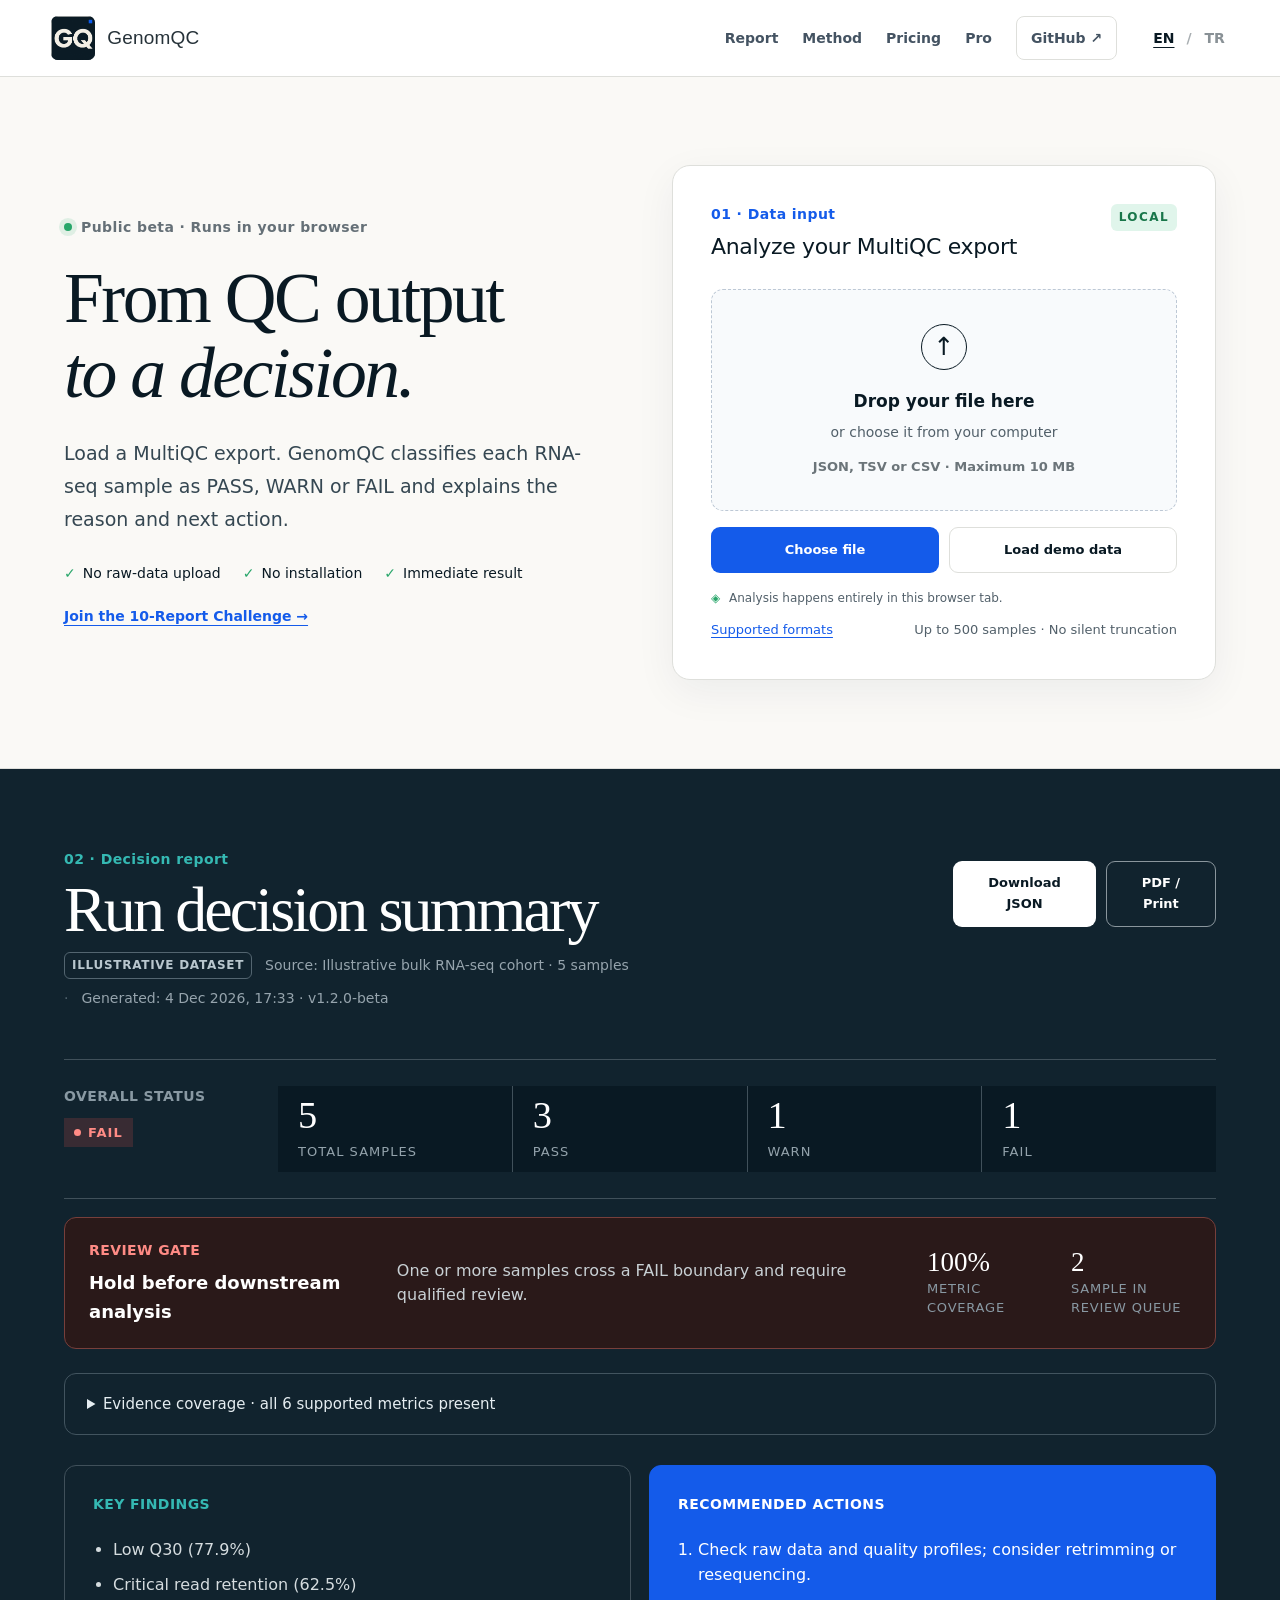
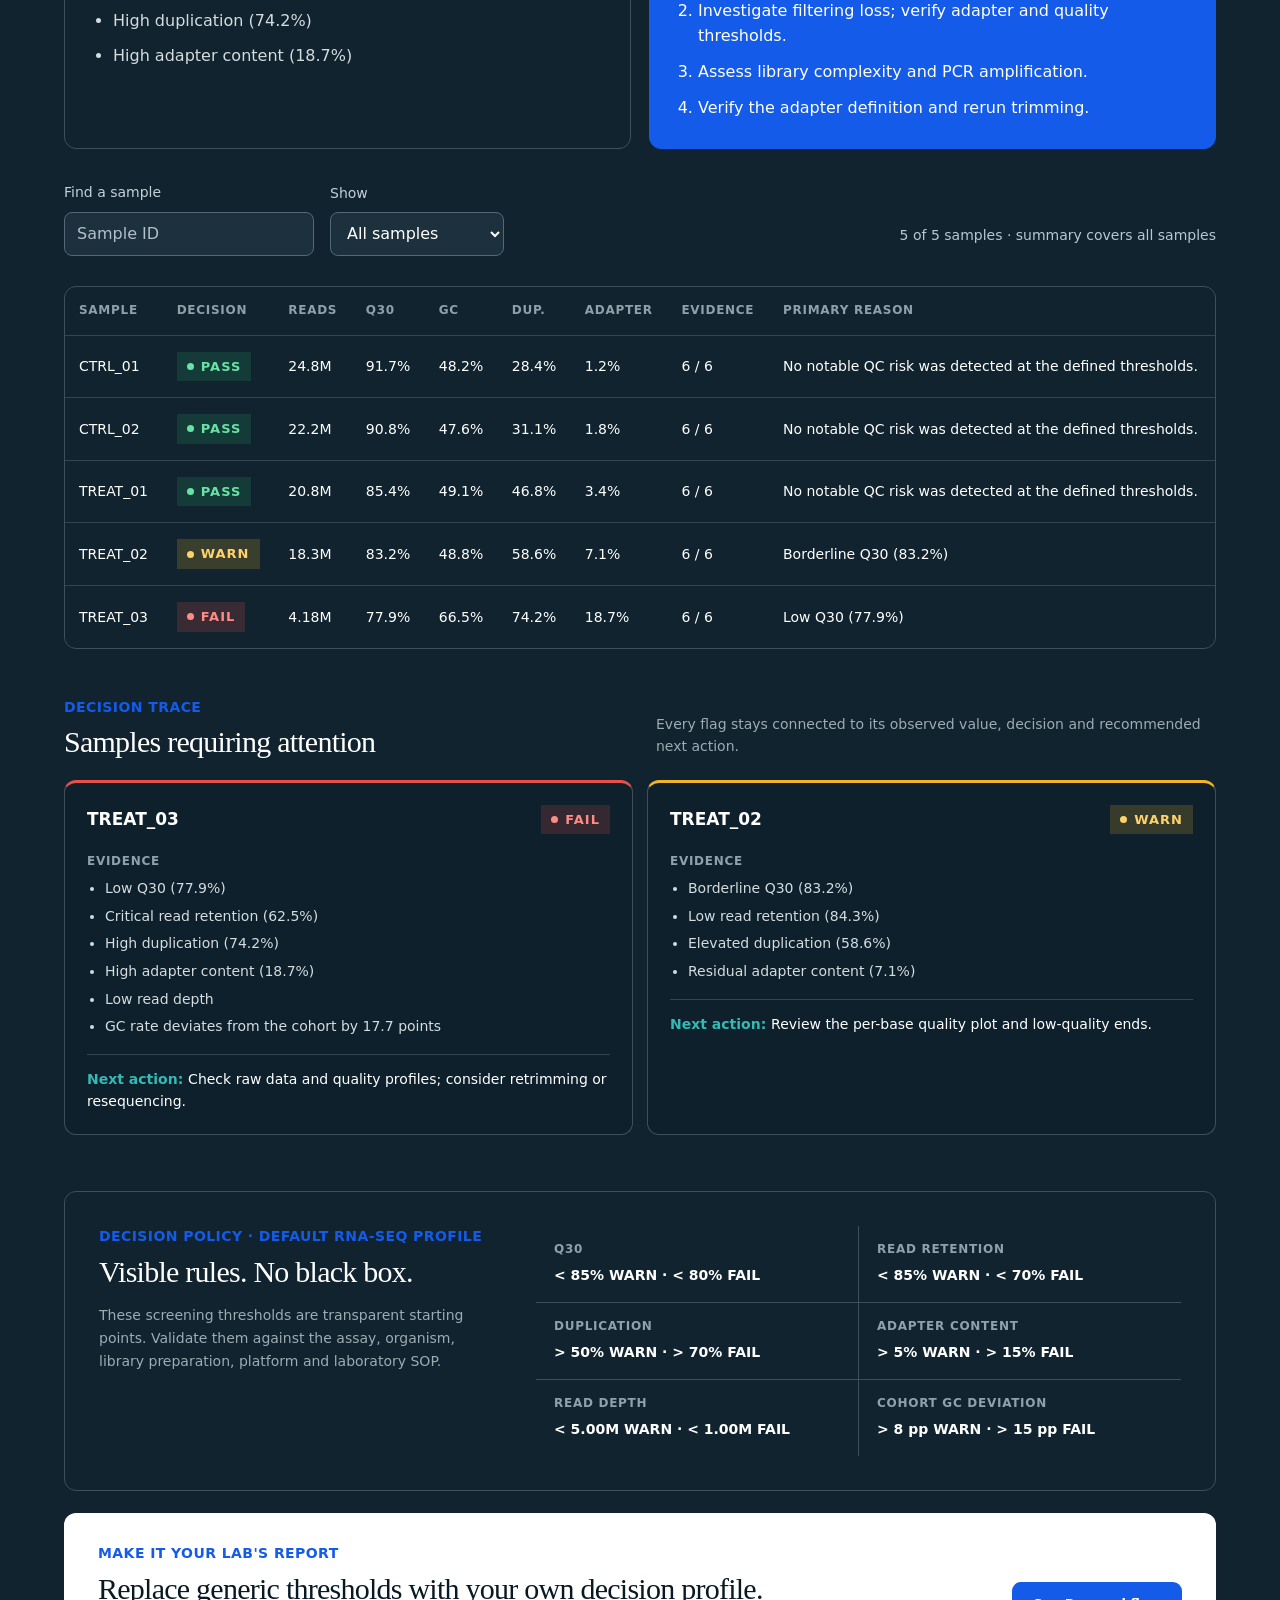
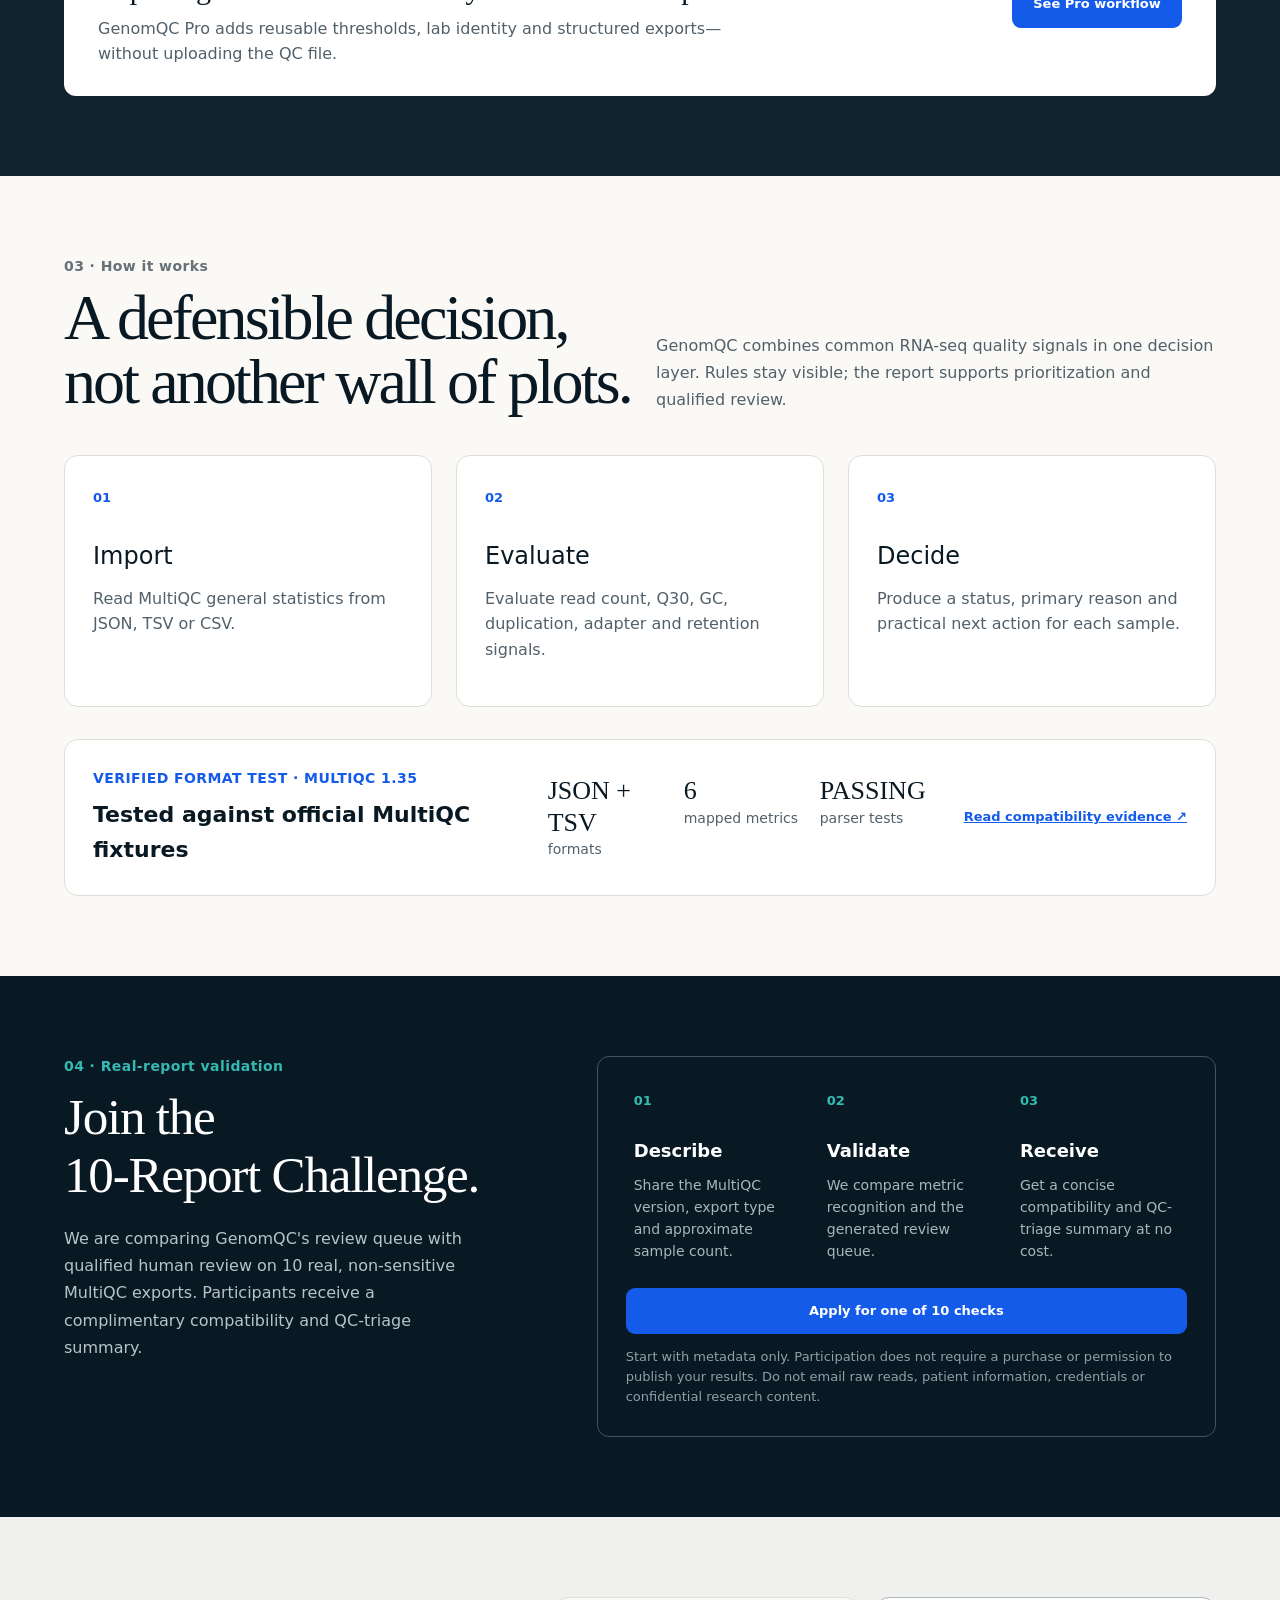
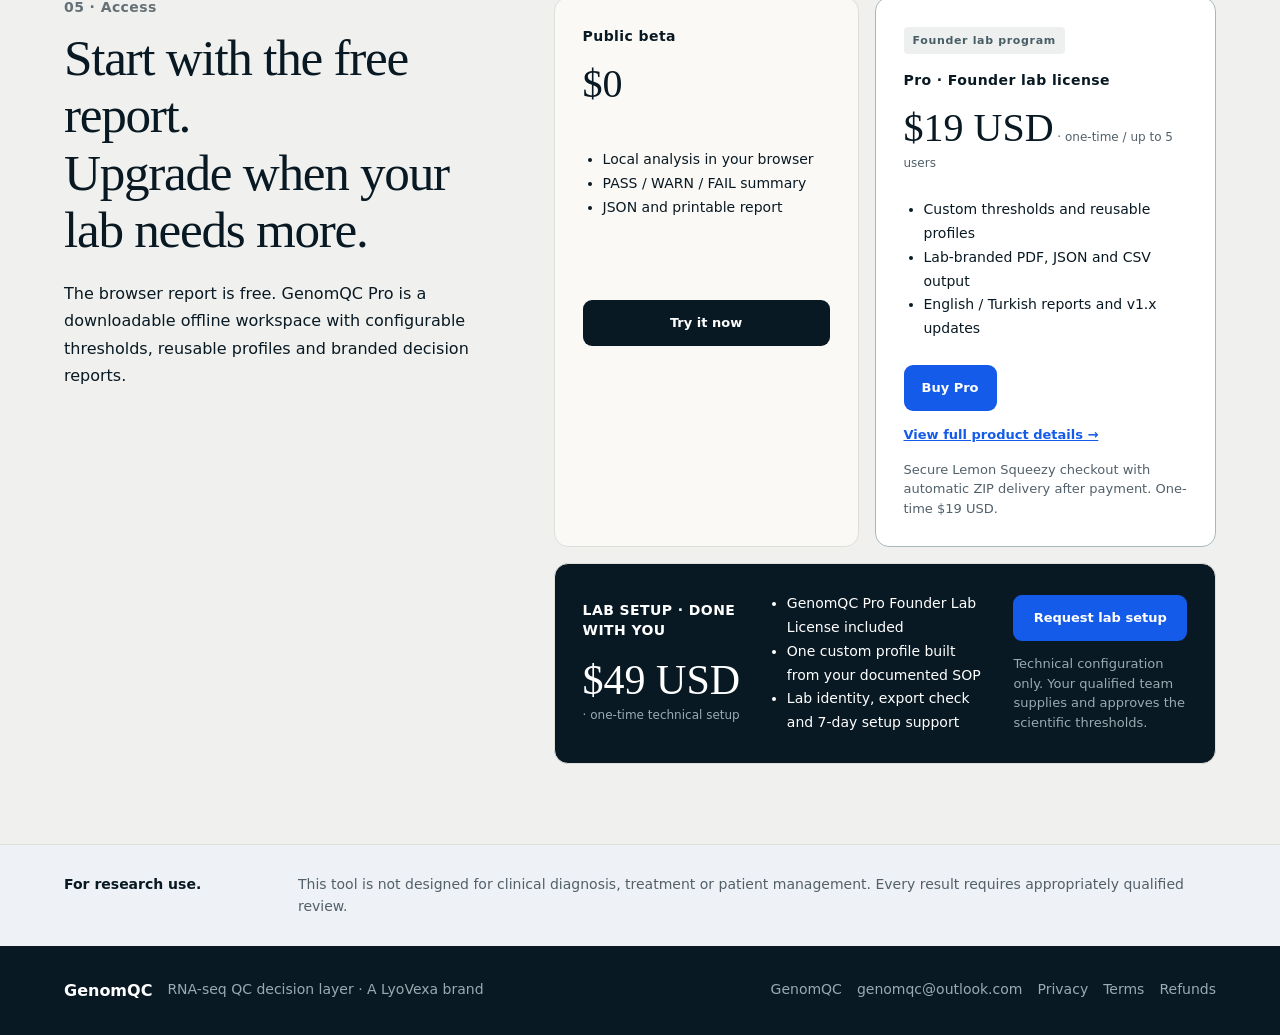
<file: docs/index.html>
<!doctype html>
<html lang="en">
  <head>
    <meta charset="UTF-8" />
    <meta name="viewport" content="width=device-width, initial-scale=1.0" />
    <meta name="description" content="Turn MultiQC RNA-seq quality-control exports into an explainable sample-level PASS, WARN and FAIL decision report." />
    <meta name="theme-color" content="#f3efe5" />
    <meta property="og:type" content="website" />
    <meta property="og:title" content="GenomQC — RNA-seq QC Decision Report" />
    <meta property="og:description" content="Turn MultiQC exports into explainable sample-level PASS, WARN and FAIL decisions." />
    <meta property="og:url" content="https://genomqc.pages.dev/" />
    <meta property="og:image" content="https://genomqc.pages.dev/assets/social/launch-card.jpg" />
    <meta property="og:image:width" content="1200" />
    <meta property="og:image:height" content="1200" />
    <meta name="twitter:card" content="summary_large_image" />
    <title>GenomQC — RNA-seq QC Decision Report</title>
    <link rel="canonical" href="https://genomqc.pages.dev/" />
    <link rel="icon" href="./assets/genomqc-logo.png" type="image/png" />
    <link rel="stylesheet" href="./assets/app.css?v=20260912" />
    <link rel="stylesheet" href="./assets/refinement.css?v=20260912" />
  </head>
  <body>
    <a class="skip-link" href="#report">Skip to report</a>
    <header class="site-header">
      <a class="brand" href="#top" aria-label="GenomQC home">
        <span class="brand-logo-frame" aria-hidden="true"><img class="brand-logo" src="./assets/genomqc-logo.png" width="1254" height="1254" alt="" /></span>
        <span class="brand-wordmark">GenomQC</span>
      </a>
      <nav aria-label="Main navigation">
        <a href="#report">Report</a>
        <a href="#method">Method</a>
        <a href="#pricing">Pricing</a>
        <a href="./pro.html">Pro</a>
        <a class="nav-github" href="https://github.com/muhammetozcelik/genomqc-rnaseq-qc" target="_blank" rel="noreferrer">GitHub ↗</a>
      </nav>
    </header>

    <main id="top">
      <section class="hero">
        <div class="hero-copy">
          <div class="eyebrow"><span class="pulse"></span> Public beta · Runs in your browser</div>
          <h1>From QC output<br /><em>to a decision.</em></h1>
          <p class="lede">Load a MultiQC export. GenomQC classifies each RNA-seq sample as PASS, WARN or FAIL and explains the reason and next action.</p>
          <div class="trust-row" aria-label="Product features">
            <span>No raw-data upload</span>
            <span>No installation</span>
            <span>Immediate result</span>
          </div>
          <a class="hero-pilot-link" href="#compatibility-check">Join the 10-Report Challenge →</a>
        </div>

        <section class="upload-card" aria-labelledby="upload-title">
          <div class="card-topline">
            <div>
              <p class="card-kicker">01 · Data input</p>
              <h2 id="upload-title">Analyze your MultiQC export</h2>
            </div>
            <span class="local-pill">LOCAL</span>
          </div>

          <label class="drop-zone" id="drop-zone" for="qc-file">
            <span class="upload-icon" aria-hidden="true">↑</span>
            <strong>Drop your file here</strong>
            <span>or choose it from your computer</span>
            <small>JSON, TSV or CSV · Maximum 10 MB</small>
          </label>
          <input class="visually-hidden" id="qc-file" type="file" accept=".json,.tsv,.csv,.txt,application/json,text/csv,text/tab-separated-values" />

          <div class="upload-actions">
            <button class="button button-primary" id="choose-file" type="button">Choose file</button>
            <button class="button button-ghost" id="load-demo" type="button">Load demo data</button>
          </div>
          <p class="privacy-note"><span aria-hidden="true">◈</span> Analysis happens entirely in this browser tab.</p>
          <p class="input-help"><a href="./compatibility.html">Supported formats</a><span>Up to 500 samples · No silent truncation</span></p>
          <p id="upload-progress" class="privacy-note" role="status" hidden></p>
          <p class="error-message" id="error-message" role="alert" hidden></p>
        </section>
      </section>

      <section class="report-section" id="report" aria-labelledby="report-title" tabindex="-1">
        <div class="section-heading report-heading">
          <div>
            <p class="section-index">02 · Decision report</p>
            <h2 id="report-title">Run decision summary</h2>
            <div class="report-provenance">
              <span class="demo-pill" id="dataset-kind">ILLUSTRATIVE DATASET</span>
              <p id="source-label">Source: GenomQC demo cohort</p>
              <p id="generated-label">Generated in this browser</p>
            </div>
          </div>
          <div class="report-actions">
            <button class="button button-light" id="download-json" type="button">Download JSON</button>
            <button class="button button-outline-light" id="print-report" type="button">PDF / Print</button>
          </div>
        </div>

        <div class="report-status" aria-live="polite">
          <div class="overall-block">
            <span class="overall-label">OVERALL STATUS</span>
            <strong class="status-badge status-warn" id="overall-status">WARN</strong>
          </div>
          <div class="metric-grid" id="metric-grid"></div>
        </div>

        <div class="decision-gate" id="decision-gate" aria-live="polite">
          <div>
            <p class="card-kicker">REVIEW GATE</p>
            <strong id="gate-title">Hold before downstream analysis</strong>
          </div>
          <p id="gate-copy">One or more samples cross a FAIL boundary and require qualified review.</p>
          <div class="gate-meta">
            <span><b id="coverage-value">100%</b> metric coverage</span>
            <span><b id="queue-value">1</b> sample in review queue</span>
          </div>
        </div>

        <details class="evidence-panel" id="evidence-panel">
          <summary id="evidence-summary">Evidence coverage</summary>
          <p id="evidence-note"></p>
          <dl id="evidence-metrics" class="evidence-metrics"></dl>
          <p class="screening-note">PASS applies only to the available metrics at the active thresholds. It is not biological validation.</p>
        </details>

        <div class="insight-grid">
          <article class="insight-card">
            <p class="card-kicker">KEY FINDINGS</p>
            <ul id="findings-list"></ul>
          </article>
          <article class="insight-card accent-card">
            <p class="card-kicker">RECOMMENDED ACTIONS</p>
            <ol id="actions-list"></ol>
          </article>
        </div>

        <div class="sample-toolbar" role="search" aria-label="Filter samples">
          <label for="sample-search">Find a sample<input id="sample-search" type="search" placeholder="Sample ID" autocomplete="off" /></label>
          <label for="sample-filter">Show<select id="sample-filter"><option value="all">All samples</option><option value="review">Needs review</option><option value="FAIL">FAIL</option><option value="WARN">WARN</option><option value="PASS">PASS</option><option value="partial">Partial evidence</option></select></label>
          <p id="sample-count" role="status" aria-live="polite"></p>
        </div>
        <div class="table-wrap" tabindex="0" role="region" aria-label="Sample results, scroll horizontally for all columns">
          <table>
            <caption class="visually-hidden">Sample-level quality-control results</caption>
            <thead>
              <tr>
                <th scope="col">Sample</th>
                <th scope="col">Decision</th>
                <th scope="col">Reads</th>
                <th scope="col">Q30</th>
                <th scope="col">GC</th>
                <th scope="col">Dup.</th>
                <th scope="col">Adapter</th>
                <th scope="col">Evidence</th>
                <th scope="col">Primary reason</th>
              </tr>
            </thead>
            <tbody id="sample-table"></tbody>
          </table>
        </div>

        <section class="review-queue-section" aria-labelledby="review-queue-title">
          <div class="subsection-heading">
            <div>
              <p class="card-kicker">DECISION TRACE</p>
              <h3 id="review-queue-title">Samples requiring attention</h3>
            </div>
            <p>Every flag stays connected to its observed value, decision and recommended next action.</p>
          </div>
          <div class="review-queue" id="review-queue"></div>
        </section>

        <section class="policy-panel" aria-labelledby="policy-title">
          <div class="policy-intro">
            <p class="card-kicker">DECISION POLICY · DEFAULT RNA-SEQ PROFILE</p>
            <h3 id="policy-title">Visible rules. No black box.</h3>
            <p>These screening thresholds are transparent starting points. Validate them against the assay, organism, library preparation, platform and laboratory SOP.</p>
          </div>
          <dl class="threshold-grid" id="threshold-grid"></dl>
        </section>

        <aside class="report-upgrade">
          <div>
            <p class="card-kicker">MAKE IT YOUR LAB'S REPORT</p>
            <h3>Replace generic thresholds with your own decision profile.</h3>
            <p>GenomQC Pro adds reusable thresholds, lab identity and structured exports—without uploading the QC file.</p>
          </div>
          <a class="button button-primary" href="./pro.html">See Pro workflow</a>
        </aside>
      </section>

      <section class="method-section" id="method" aria-labelledby="method-title">
        <div class="section-heading light-heading">
          <div>
            <p class="section-index">03 · How it works</p>
            <h2 id="method-title">A defensible decision,<br />not another wall of plots.</h2>
          </div>
          <p>GenomQC combines common RNA-seq quality signals in one decision layer. Rules stay visible; the report supports prioritization and qualified review.</p>
        </div>

        <div class="method-grid">
          <article>
            <span>01</span>
            <h3>Import</h3>
            <p>Read MultiQC general statistics from JSON, TSV or CSV.</p>
          </article>
          <article>
            <span>02</span>
            <h3>Evaluate</h3>
            <p>Evaluate read count, Q30, GC, duplication, adapter and retention signals.</p>
          </article>
          <article>
            <span>03</span>
            <h3>Decide</h3>
            <p>Produce a status, primary reason and practical next action for each sample.</p>
          </article>
        </div>

        <aside class="case-strip">
          <div>
            <p class="card-kicker">VERIFIED FORMAT TEST · MULTIQC 1.35</p>
            <h3>Tested against official MultiQC fixtures</h3>
          </div>
          <div class="case-stats">
            <span><strong>JSON + TSV</strong> formats</span>
            <span><strong>6</strong> mapped metrics</span>
            <span><strong>PASSING</strong> parser tests</span>
          </div>
          <a class="text-link" href="./compatibility.html">Read compatibility evidence ↗</a>
        </aside>
      </section>

      <section class="pilot-section" id="compatibility-check" aria-labelledby="pilot-title">
        <div class="pilot-copy">
          <p class="section-index">04 · Real-report validation</p>
          <h2 id="pilot-title">Join the<br />10-Report Challenge.</h2>
          <p>We are comparing GenomQC's review queue with qualified human review on 10 real, non-sensitive MultiQC exports. Participants receive a complimentary compatibility and QC-triage summary.</p>
        </div>
        <div class="pilot-panel">
          <div class="pilot-steps" aria-label="10-Report Challenge steps">
            <div><span>01</span><strong>Describe</strong><small>Share the MultiQC version, export type and approximate sample count.</small></div>
            <div><span>02</span><strong>Validate</strong><small>We compare metric recognition and the generated review queue.</small></div>
            <div><span>03</span><strong>Receive</strong><small>Get a concise compatibility and QC-triage summary at no cost.</small></div>
          </div>
          <a class="button button-primary pilot-button" href="mailto:genomqc@outlook.com?subject=GenomQC%2010-Report%20Challenge&amp;body=MultiQC%20version%3A%0AExport%20format%3A%20JSON%20%2F%20TSV%20%2F%20CSV%0AApproximate%20sample%20count%3A%0ARole%20or%20team%3A%0A%0APlease%20start%20with%20metadata%20only.%20Do%20not%20attach%20raw%20sequencing%20data%2C%20patient%20information%20or%20confidential%20research%20content.%0A">Apply for one of 10 checks</a>
          <p class="pilot-note">Start with metadata only. Participation does not require a purchase or permission to publish your results. Do not email raw reads, patient information, credentials or confidential research content.</p>
        </div>
      </section>

      <section class="pricing-section" id="pricing" aria-labelledby="pricing-title">
        <div class="pricing-intro">
          <p class="section-index">05 · Access</p>
          <h2 id="pricing-title">Start with the free report.<br />Upgrade when your lab needs more.</h2>
          <p>The browser report is free. GenomQC Pro is a downloadable offline workspace with configurable thresholds, reusable profiles and branded decision reports.</p>
        </div>
        <div class="pricing-grid">
          <article class="price-card">
            <p class="plan-name">Public beta</p>
            <p class="price"><strong>$0</strong></p>
            <ul>
              <li>Local analysis in your browser</li>
              <li>PASS / WARN / FAIL summary</li>
              <li>JSON and printable report</li>
            </ul>
            <a class="button button-dark" href="#top">Try it now</a>
          </article>
          <article class="price-card featured-price">
            <div class="soon-label">Founder lab program</div>
            <p class="plan-name">Pro · Founder lab license</p>
            <p class="price"><strong>$19 USD</strong><span> · one-time / up to 5 users</span></p>
            <ul>
              <li>Custom thresholds and reusable profiles</li>
              <li>Lab-branded PDF, JSON and CSV output</li>
              <li>English / Turkish reports and v1.x updates</li>
            </ul>
            <a class="button button-primary" href="https://genomqc.lemonsqueezy.com/checkout/buy/10265eef-46a7-4363-9432-9940aac938c7">Buy Pro</a>
            <a class="product-details-link" href="./pro.html">View full product details →</a>
            <small>Secure Lemon Squeezy checkout with automatic ZIP delivery after payment. One-time $19 USD.</small>
          </article>
          <article class="price-card service-price">
            <div>
              <p class="plan-name">LAB SETUP · DONE WITH YOU</p>
              <p class="price"><strong>$49 USD</strong><span> · one-time technical setup</span></p>
            </div>
            <ul>
              <li>GenomQC Pro Founder Lab License included</li>
              <li>One custom profile built from your documented SOP</li>
              <li>Lab identity, export check and 7-day setup support</li>
            </ul>
            <div class="service-action">
              <a class="button button-dark" href="mailto:genomqc@outlook.com?subject=GenomQC%20Lab%20Setup&amp;body=Lab%20or%20team%20name%3A%0AApproximate%20sample%20count%3A%0AExport%20format%3A%20JSON%20%2F%20TSV%20%2F%20CSV%0A">Request lab setup</a>
              <small>Technical configuration only. Your qualified team supplies and approves the scientific thresholds.</small>
            </div>
          </article>
        </div>
      </section>

      <section class="disclaimer">
        <strong>For research use.</strong>
        <p>This tool is not designed for clinical diagnosis, treatment or patient management. Every result requires appropriately qualified review.</p>
      </section>
    </main>

    <footer>
      <div><strong>GenomQC</strong><span>RNA-seq QC decision layer · A LyoVexa brand</span></div>
      <div class="footer-meta">
        <span>GenomQC</span>
        <a href="mailto:genomqc@outlook.com">genomqc@outlook.com</a>
        <a href="./privacy.html">Privacy</a>
        <a href="./terms.html">Terms</a>
        <a href="./refunds.html">Refunds</a>
      </div>
    </footer>

    <script src="./assets/i18n.js?v=20260911-1" defer></script>
    <script src="./assets/qc-core.js?v=20260911-1" defer></script>
    <script src="./assets/app.js?v=20260911-1" defer></script>
    <!-- Cloudflare Web Analytics --><script type="module" src="https://static.cloudflareinsights.com/beacon.min.js" data-cf-beacon='{"token":"35f7cd3b60834b8f97886a4f97018d94"}'></script><!-- End Cloudflare Web Analytics -->
  </body>
</html>
</file>
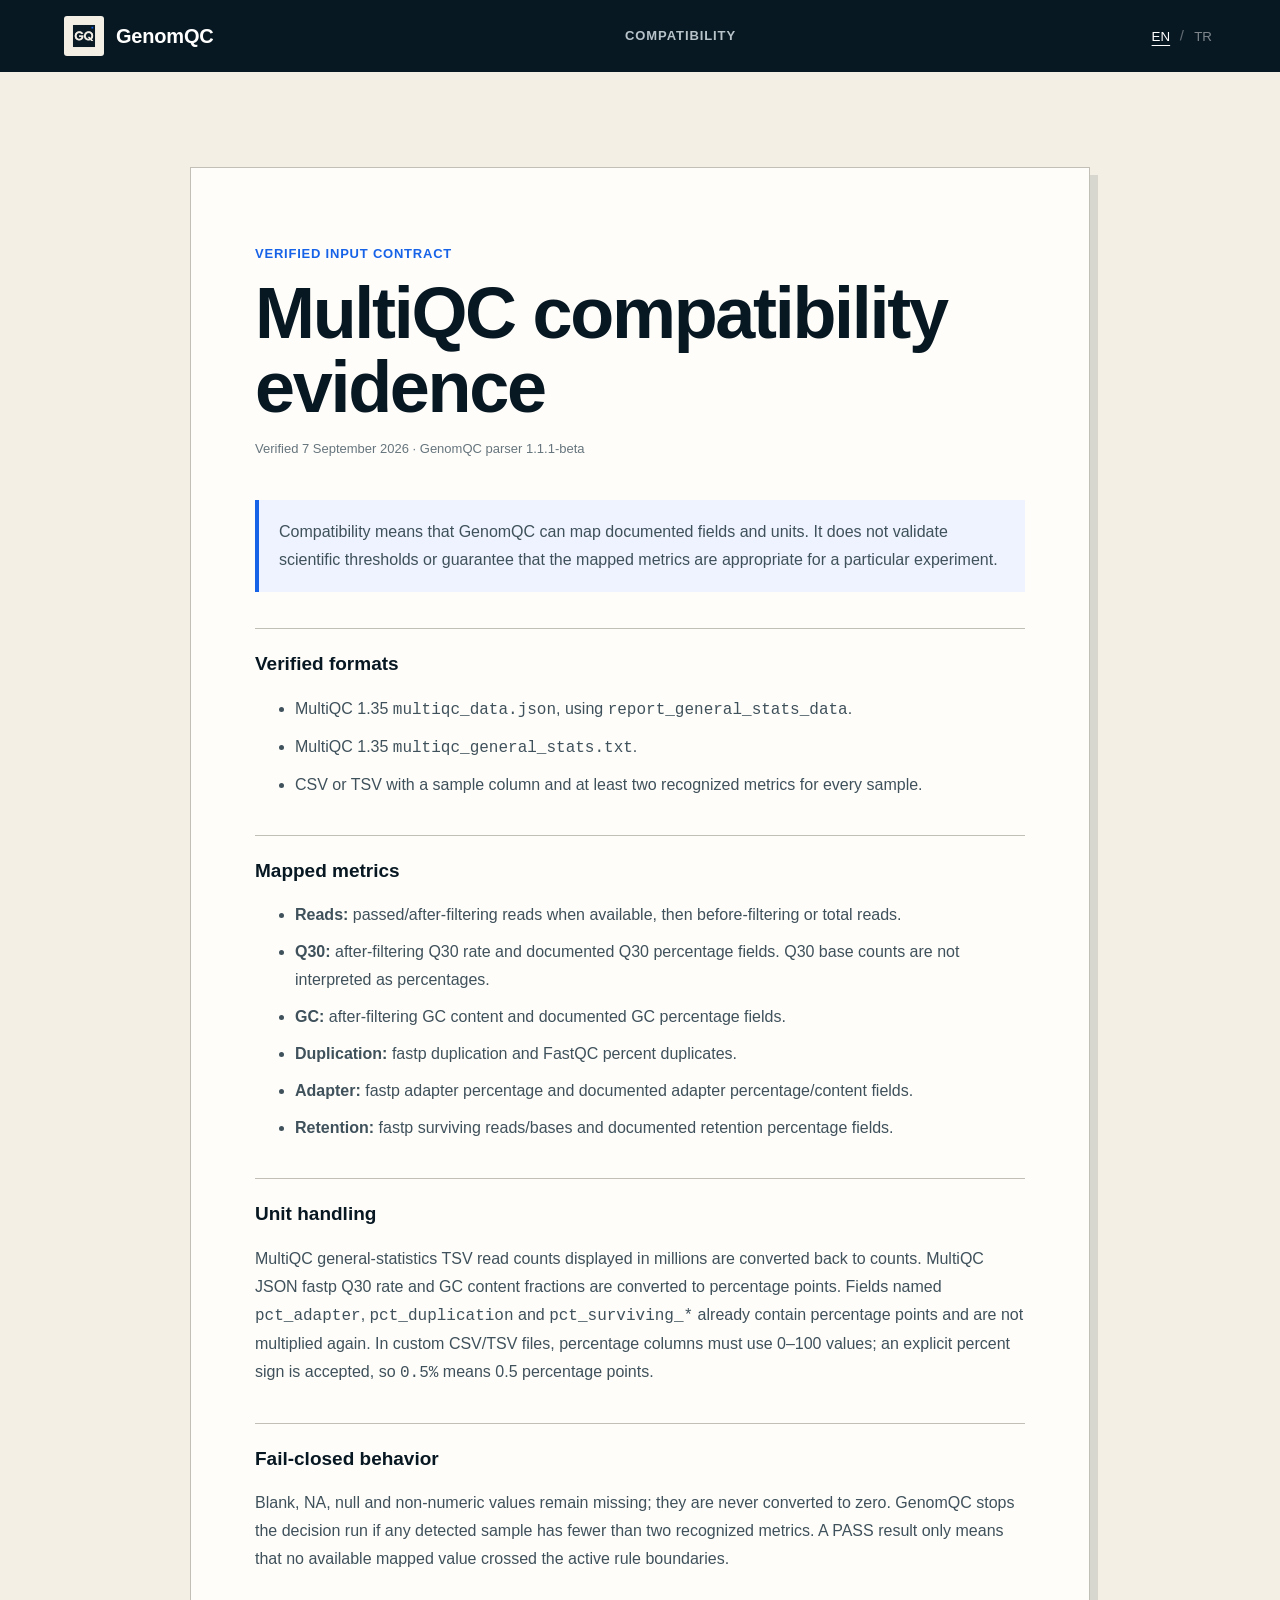
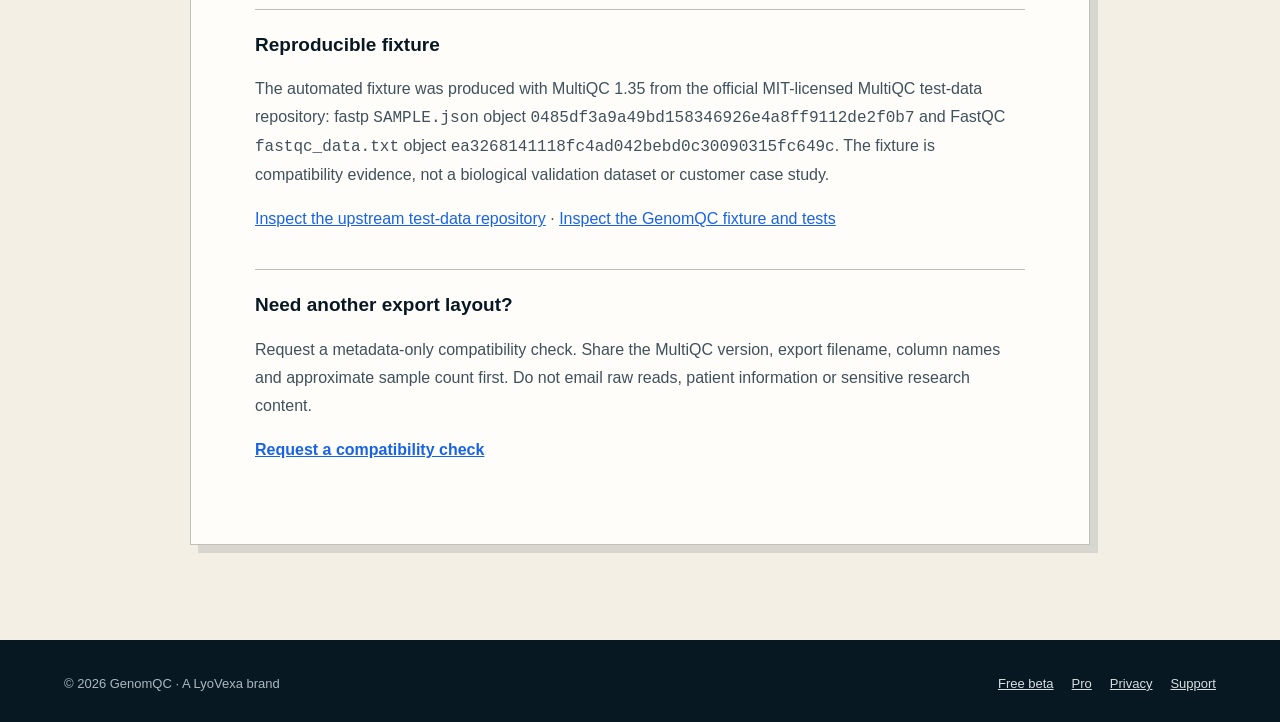
<file: docs/compatibility.html>
<!doctype html>
<html lang="en">
  <head>
    <meta charset="UTF-8" />
    <meta name="viewport" content="width=device-width,initial-scale=1" />
    <meta name="description" content="Verified MultiQC formats, mapped RNA-seq QC fields, unit handling and limitations for GenomQC." />
    <meta name="theme-color" content="#f6f2e9" />
    <title>MultiQC compatibility evidence | GenomQC</title>
    <link rel="canonical" href="https://genomqc.pages.dev/compatibility" />
    <link rel="icon" href="./assets/genomqc-logo.png" type="image/png" />
    <link rel="stylesheet" href="./assets/legal.css?v=20260912" />
    <script src="./assets/i18n.js?v=20260907-1" defer></script>
  </head>
  <body>
    <header><a class="legal-brand" href="./" aria-label="GenomQC home"><img src="./assets/genomqc-logo.png" alt="" /> <span class="legal-wordmark">GenomQC</span></a><span class="page-label">COMPATIBILITY</span></header>
    <main>
      <p class="kicker">VERIFIED INPUT CONTRACT</p>
      <h1>MultiQC compatibility evidence</h1>
      <p class="updated">Verified 7 September 2026 · GenomQC parser 1.1.1-beta</p>

      <p class="notice">Compatibility means that GenomQC can map documented fields and units. It does not validate scientific thresholds or guarantee that the mapped metrics are appropriate for a particular experiment.</p>

      <h2>Verified formats</h2>
      <ul>
        <li>MultiQC 1.35 <code>multiqc_data.json</code>, using <code>report_general_stats_data</code>.</li>
        <li>MultiQC 1.35 <code>multiqc_general_stats.txt</code>.</li>
        <li>CSV or TSV with a sample column and at least two recognized metrics for every sample.</li>
      </ul>

      <h2>Mapped metrics</h2>
      <ul>
        <li><strong>Reads:</strong> passed/after-filtering reads when available, then before-filtering or total reads.</li>
        <li><strong>Q30:</strong> after-filtering Q30 rate and documented Q30 percentage fields. Q30 base counts are not interpreted as percentages.</li>
        <li><strong>GC:</strong> after-filtering GC content and documented GC percentage fields.</li>
        <li><strong>Duplication:</strong> fastp duplication and FastQC percent duplicates.</li>
        <li><strong>Adapter:</strong> fastp adapter percentage and documented adapter percentage/content fields.</li>
        <li><strong>Retention:</strong> fastp surviving reads/bases and documented retention percentage fields.</li>
      </ul>

      <h2>Unit handling</h2>
      <p>MultiQC general-statistics TSV read counts displayed in millions are converted back to counts. MultiQC JSON fastp Q30 rate and GC content fractions are converted to percentage points. Fields named <code>pct_adapter</code>, <code>pct_duplication</code> and <code>pct_surviving_*</code> already contain percentage points and are not multiplied again. In custom CSV/TSV files, percentage columns must use 0–100 values; an explicit percent sign is accepted, so <code>0.5%</code> means 0.5 percentage points.</p>

      <h2>Fail-closed behavior</h2>
      <p>Blank, NA, null and non-numeric values remain missing; they are never converted to zero. GenomQC stops the decision run if any detected sample has fewer than two recognized metrics. A PASS result only means that no available mapped value crossed the active rule boundaries.</p>

      <h2>Reproducible fixture</h2>
      <p>The automated fixture was produced with MultiQC 1.35 from the official MIT-licensed MultiQC test-data repository: fastp <code>SAMPLE.json</code> object <code>0485df3a9a49bd158346926e4a8ff9112de2f0b7</code> and FastQC <code>fastqc_data.txt</code> object <code>ea3268141118fc4ad042bebd0c30090315fc649c</code>. The fixture is compatibility evidence, not a biological validation dataset or customer case study.</p>
      <p><a href="https://github.com/MultiQC/test-data">Inspect the upstream test-data repository</a> · <a href="https://github.com/muhammetozcelik/genomqc-rnaseq-qc/tree/main/tests/fixtures/multiqc-1.35">Inspect the GenomQC fixture and tests</a></p>

      <h2>Need another export layout?</h2>
      <p>Request a metadata-only compatibility check. Share the MultiQC version, export filename, column names and approximate sample count first. Do not email raw reads, patient information or sensitive research content.</p>
      <p><a href="mailto:genomqc@outlook.com?subject=GenomQC%20compatibility%20check"><strong>Request a compatibility check</strong></a></p>
    </main>
    <footer><span>© 2026 GenomQC · A LyoVexa brand</span><div><a href="./">Free beta</a><a href="./pro.html">Pro</a><a href="./privacy.html">Privacy</a><a href="mailto:genomqc@outlook.com">Support</a></div></footer>
    <!-- Cloudflare Web Analytics --><script type="module" src="https://static.cloudflareinsights.com/beacon.min.js" data-cf-beacon='{"token":"35f7cd3b60834b8f97886a4f97018d94"}'></script><!-- End Cloudflare Web Analytics -->
  </body>
</html>
</file>
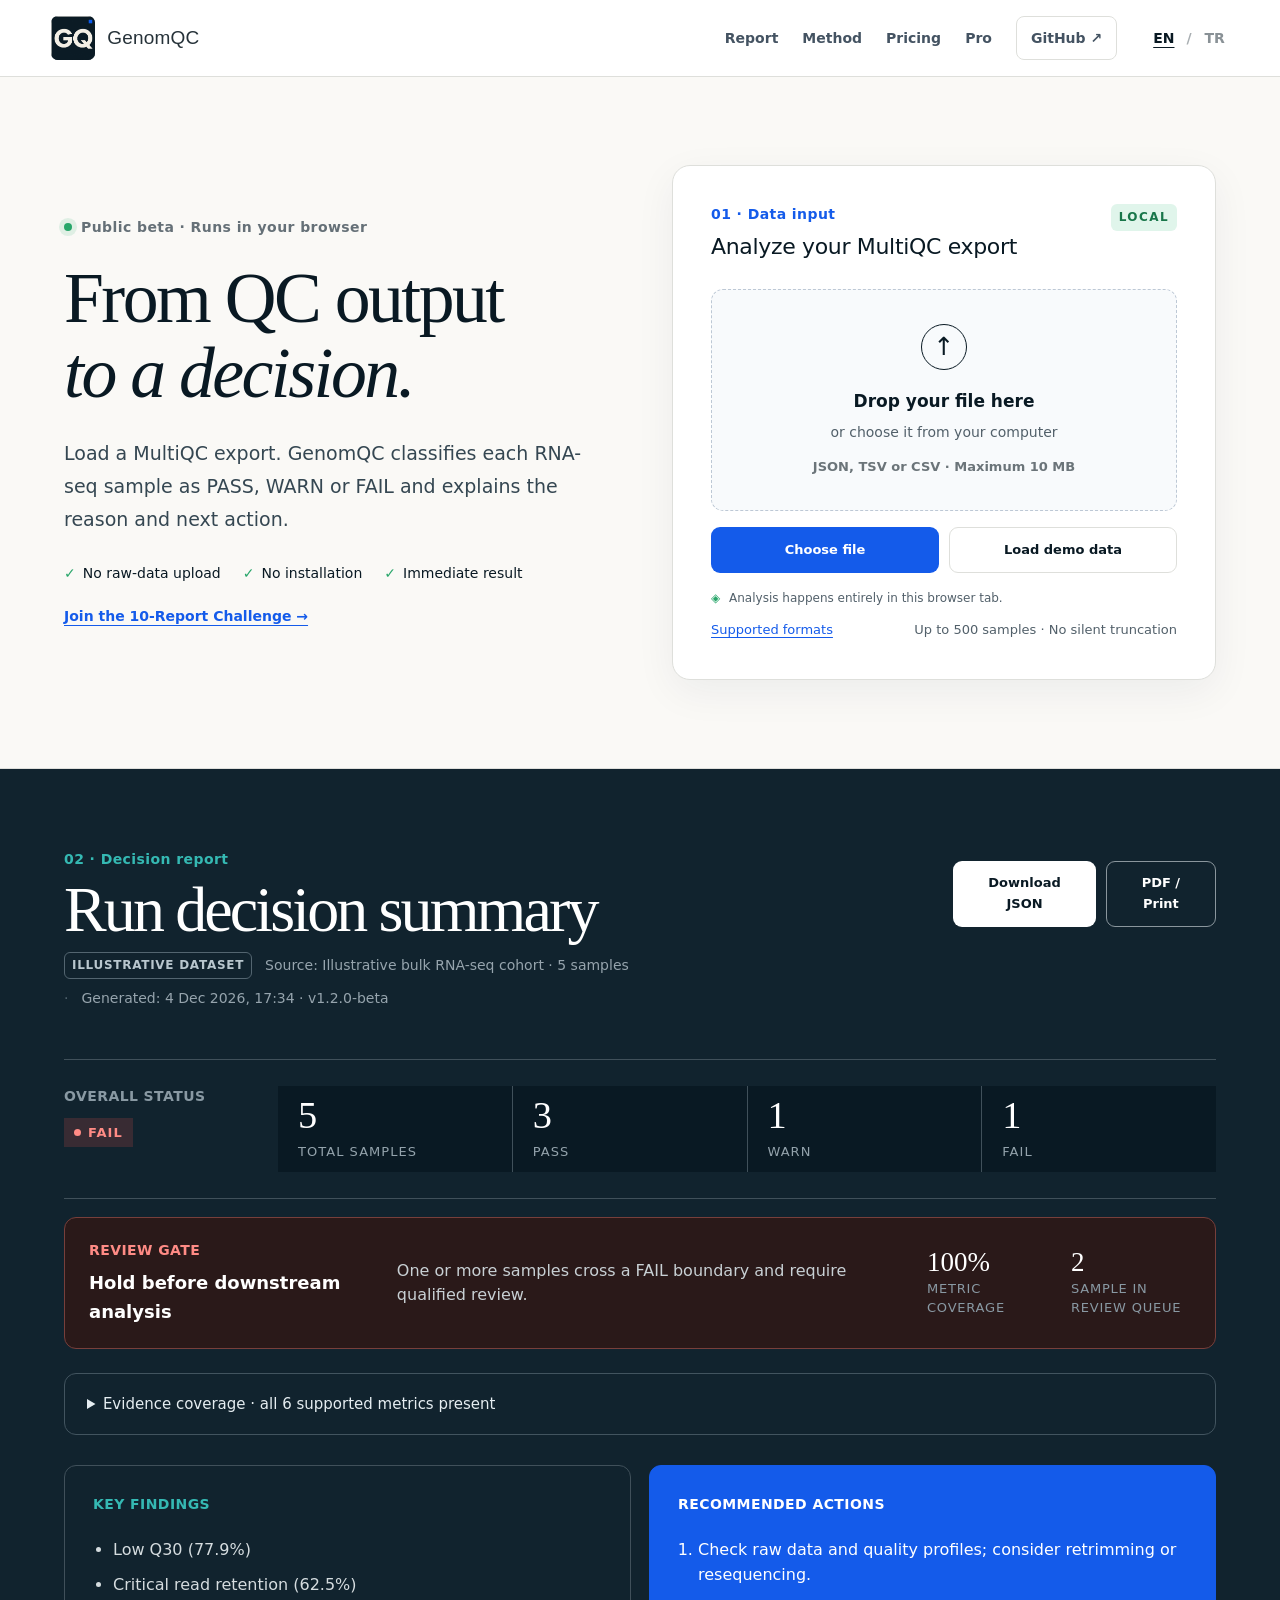
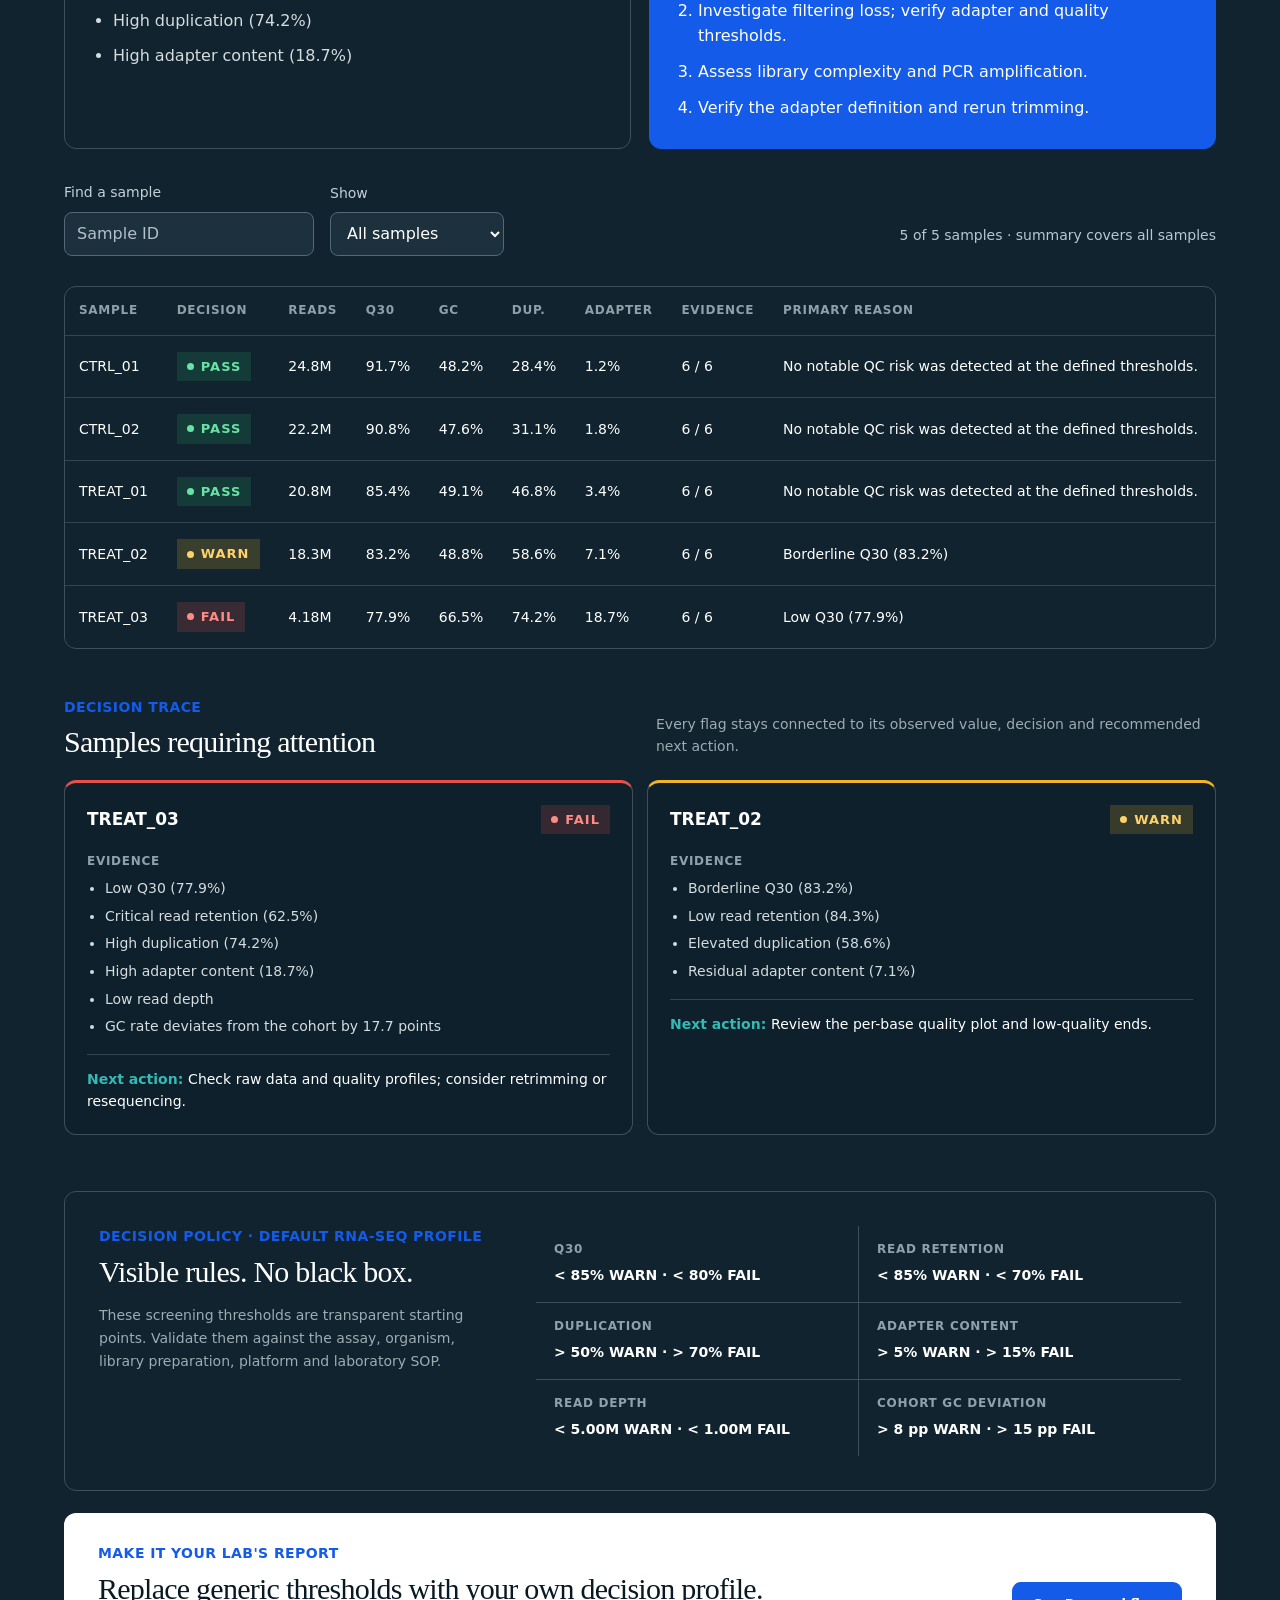
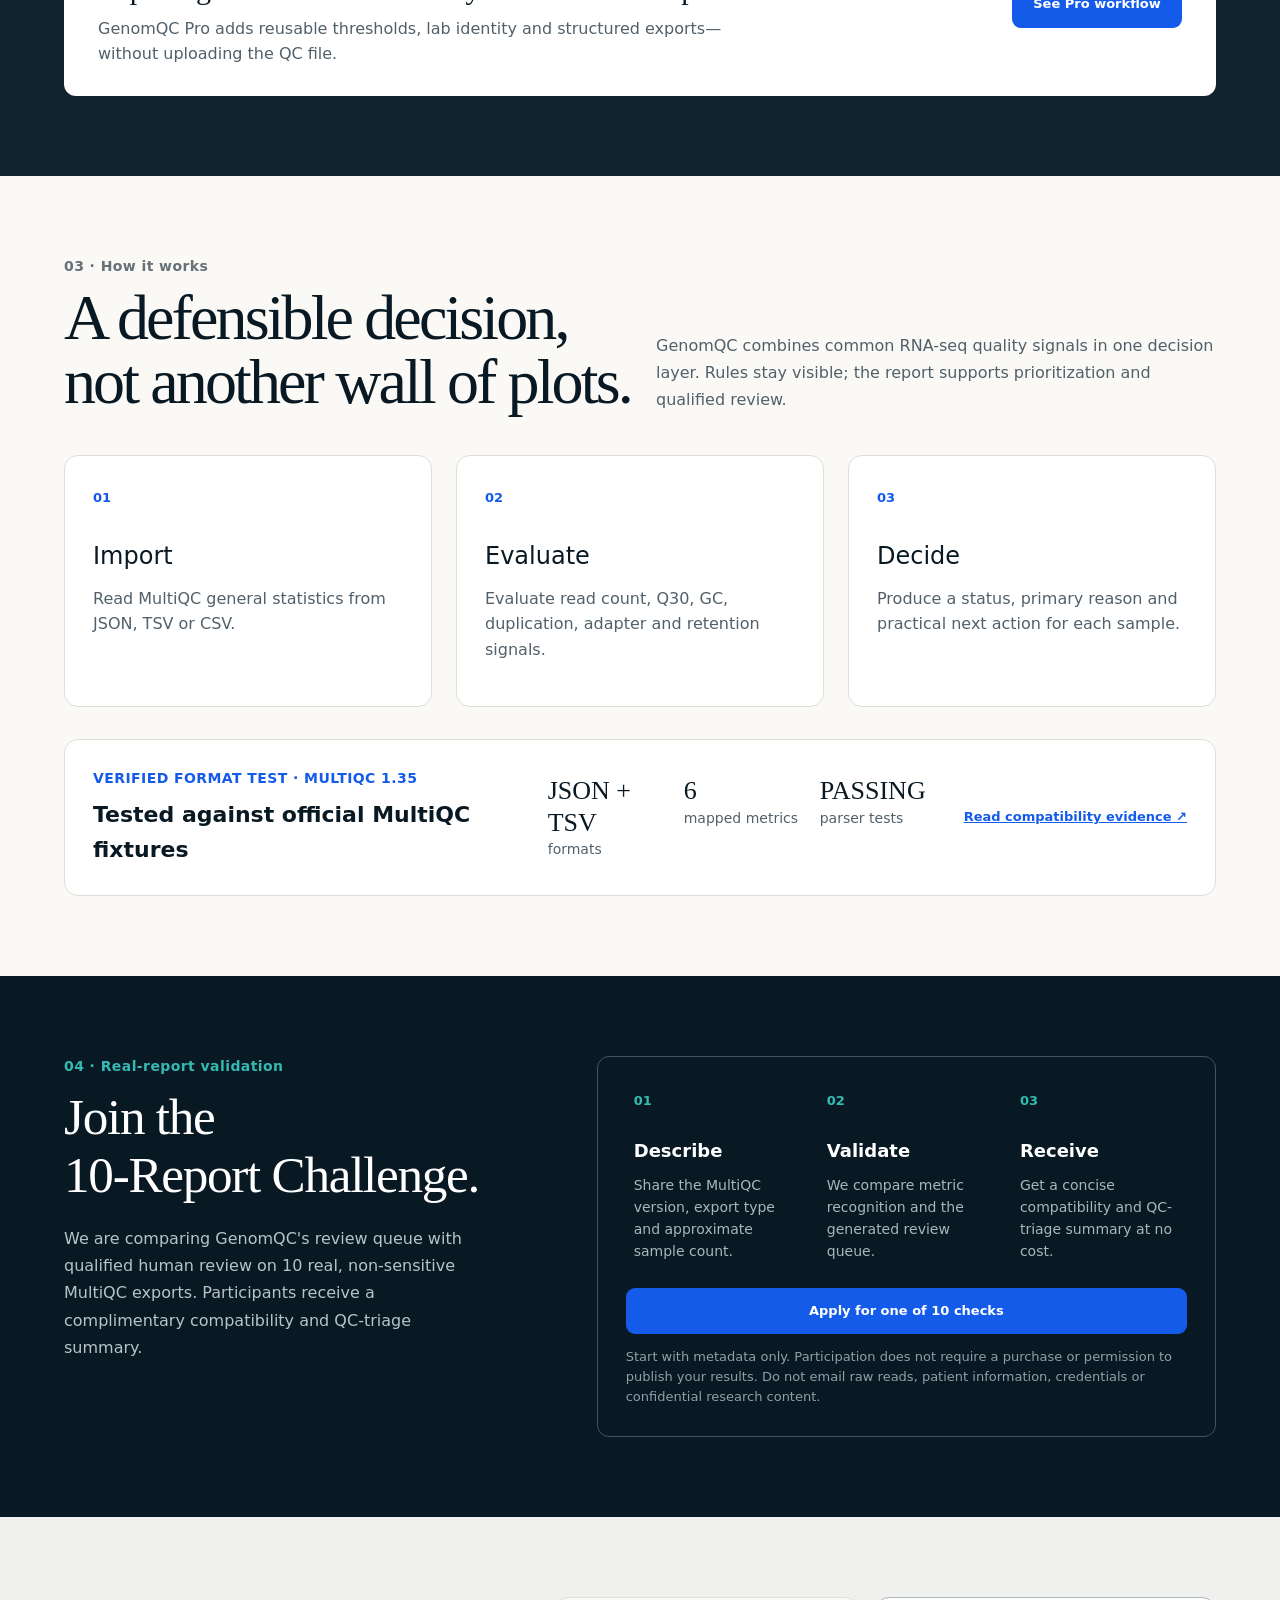
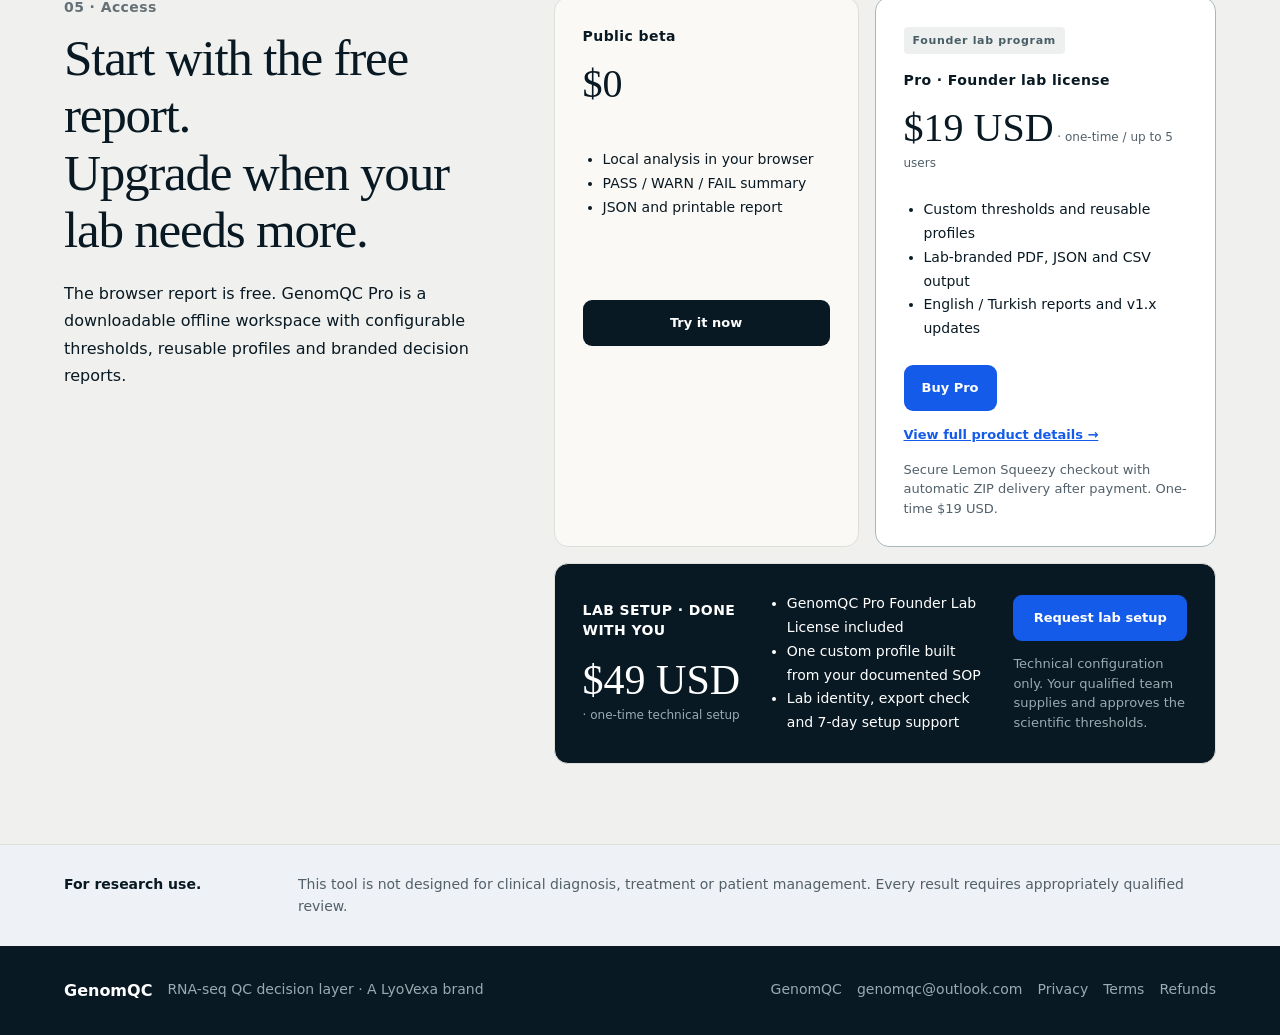
<file: docs/design-preview.html>
<!doctype html>
<html lang="en">
<head>
  <meta charset="utf-8" />
  <meta name="viewport" content="width=device-width,initial-scale=1" />
  <meta http-equiv="refresh" content="0; url=./" />
  <link rel="canonical" href="https://genomqc.pages.dev/" />
  <title>GenomQC</title>
</head>
<body>
  <p>Redirecting to <a href="./">GenomQC</a>…</p>
</body>
</html>
</file>
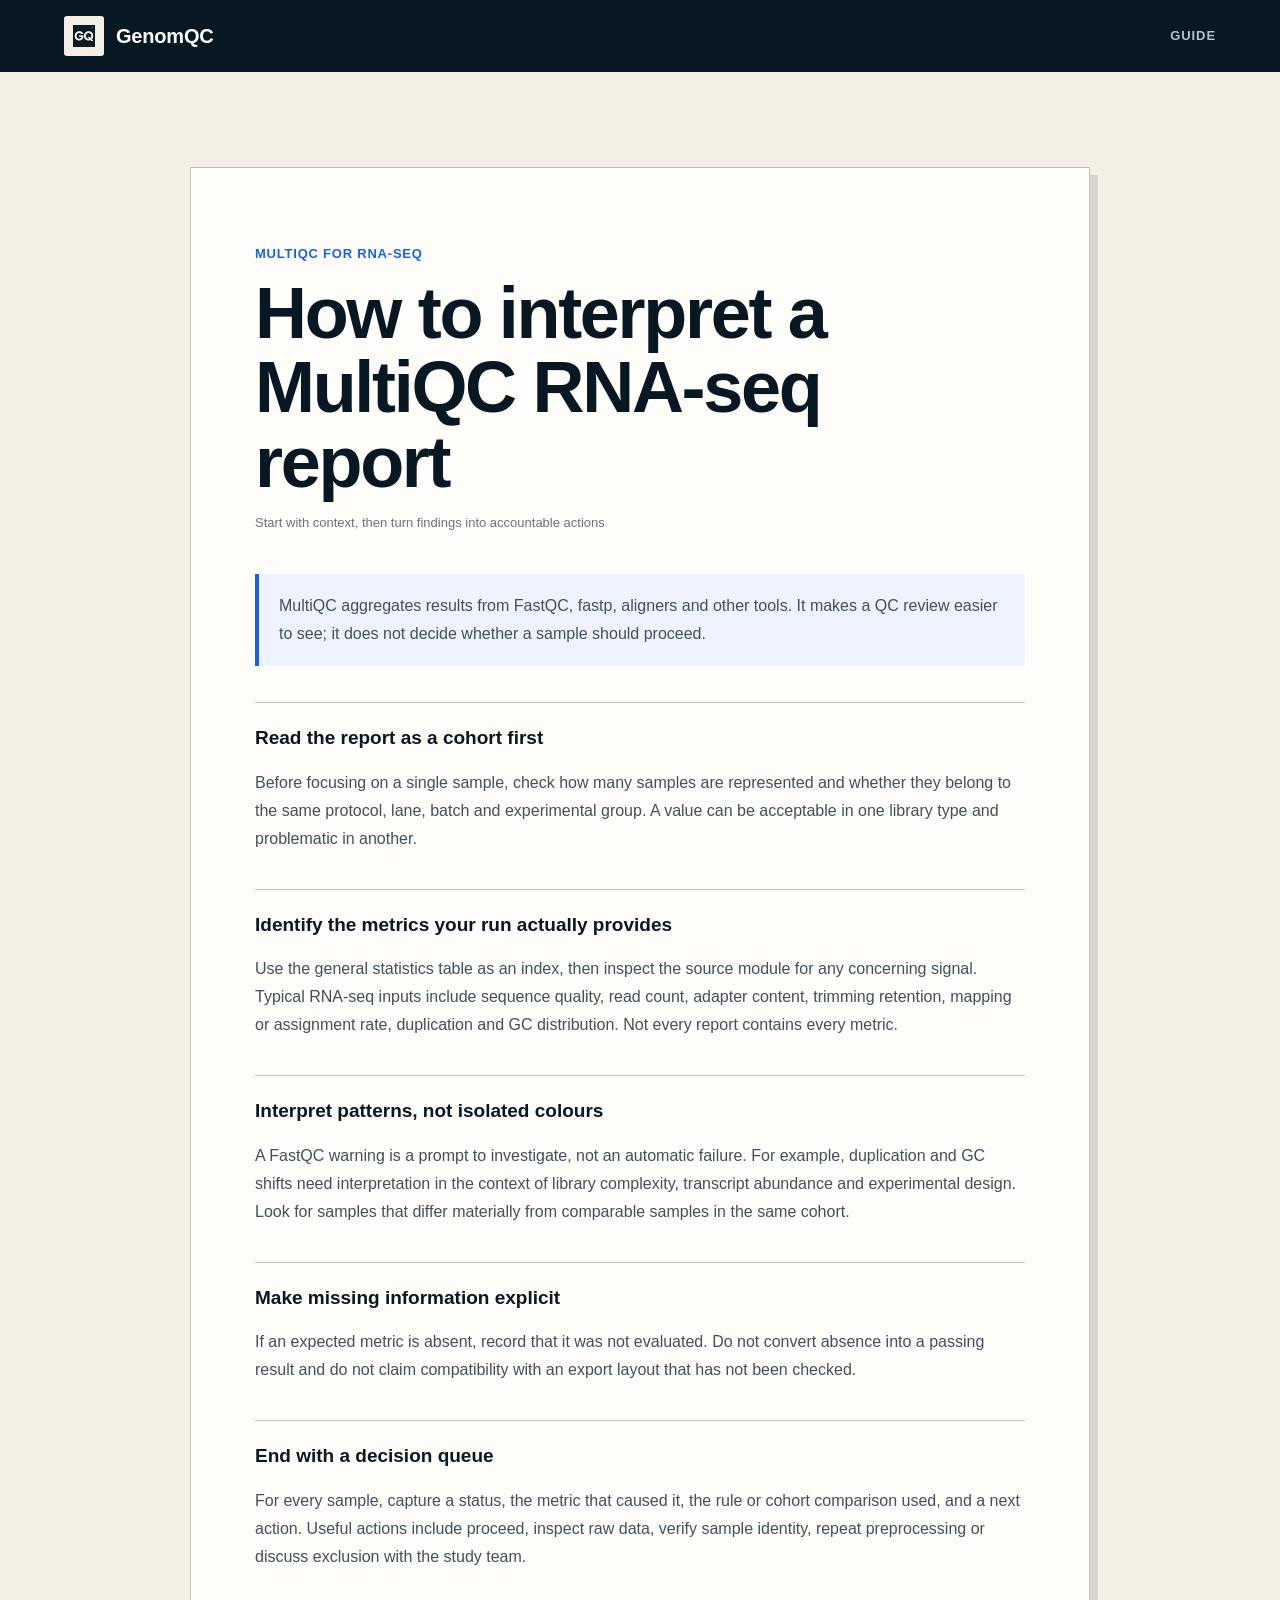
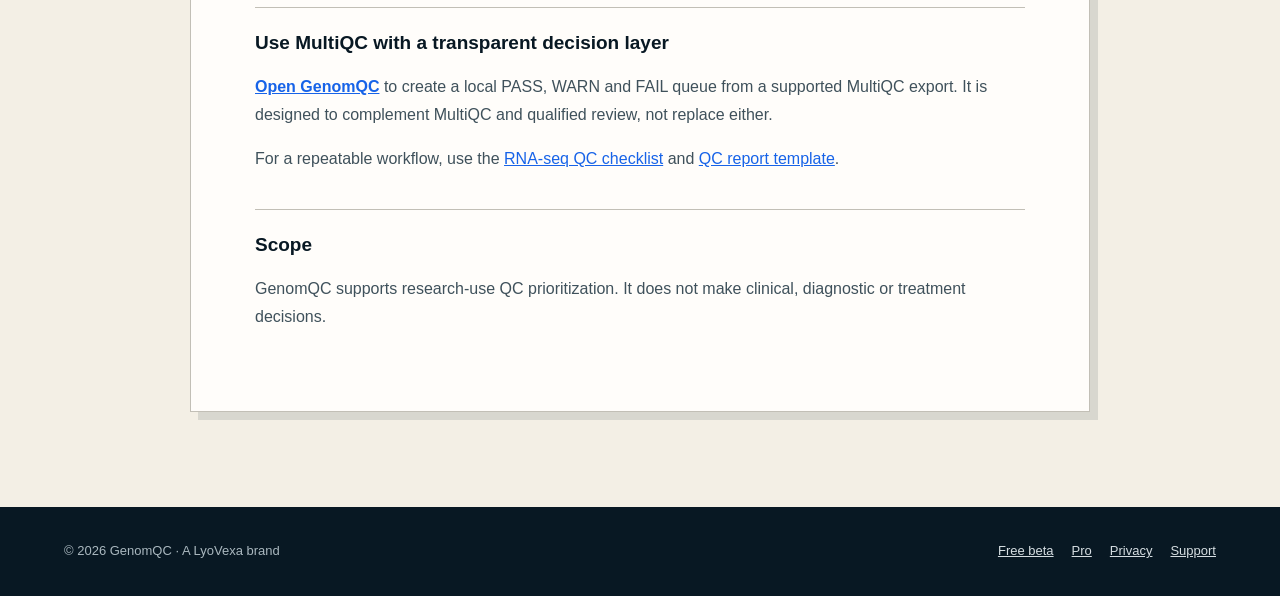
<file: docs/how-to-interpret-multiqc-rnaseq.html>
<!doctype html>
<html lang="en">
  <head>
    <meta charset="UTF-8" />
    <meta name="viewport" content="width=device-width,initial-scale=1" />
    <meta name="description" content="Learn how to interpret a MultiQC RNA-seq report: review cohort context, per-sample metrics, missing data and reproducible PASS, WARN or FAIL actions." />
    <meta name="theme-color" content="#081823" />
    <meta property="og:type" content="article" />
    <meta property="og:title" content="How to interpret a MultiQC RNA-seq report | GenomQC" />
    <meta property="og:description" content="A practical path from aggregated QC metrics to reviewable RNA-seq decisions." />
    <meta property="og:url" content="https://genomqc.pages.dev/how-to-interpret-multiqc-rnaseq" />
    <title>How to interpret a MultiQC RNA-seq report | GenomQC</title>
    <link rel="canonical" href="https://genomqc.pages.dev/how-to-interpret-multiqc-rnaseq" />
    <link rel="icon" href="./assets/genomqc-logo.png" type="image/png" />
    <link rel="stylesheet" href="./assets/legal.css?v=20260912" />
  </head>
  <body>
    <header><a class="legal-brand" href="./" aria-label="GenomQC home"><img src="./assets/genomqc-logo.png" alt="" /> <span class="legal-wordmark">GenomQC</span></a><span class="page-label">GUIDE</span></header>
    <main>
      <p class="kicker">MULTIQC FOR RNA-SEQ</p>
      <h1>How to interpret a MultiQC RNA-seq report</h1>
      <p class="updated">Start with context, then turn findings into accountable actions</p>

      <p class="notice">MultiQC aggregates results from FastQC, fastp, aligners and other tools. It makes a QC review easier to see; it does not decide whether a sample should proceed.</p>

      <h2>Read the report as a cohort first</h2>
      <p>Before focusing on a single sample, check how many samples are represented and whether they belong to the same protocol, lane, batch and experimental group. A value can be acceptable in one library type and problematic in another.</p>

      <h2>Identify the metrics your run actually provides</h2>
      <p>Use the general statistics table as an index, then inspect the source module for any concerning signal. Typical RNA-seq inputs include sequence quality, read count, adapter content, trimming retention, mapping or assignment rate, duplication and GC distribution. Not every report contains every metric.</p>

      <h2>Interpret patterns, not isolated colours</h2>
      <p>A FastQC warning is a prompt to investigate, not an automatic failure. For example, duplication and GC shifts need interpretation in the context of library complexity, transcript abundance and experimental design. Look for samples that differ materially from comparable samples in the same cohort.</p>

      <h2>Make missing information explicit</h2>
      <p>If an expected metric is absent, record that it was not evaluated. Do not convert absence into a passing result and do not claim compatibility with an export layout that has not been checked.</p>

      <h2>End with a decision queue</h2>
      <p>For every sample, capture a status, the metric that caused it, the rule or cohort comparison used, and a next action. Useful actions include proceed, inspect raw data, verify sample identity, repeat preprocessing or discuss exclusion with the study team.</p>

      <h2>Use MultiQC with a transparent decision layer</h2>
      <p><a href="./"><strong>Open GenomQC</strong></a> to create a local PASS, WARN and FAIL queue from a supported MultiQC export. It is designed to complement MultiQC and qualified review, not replace either.</p>
      <p>For a repeatable workflow, use the <a href="./rna-seq-qc-checklist.html">RNA-seq QC checklist</a> and <a href="./rna-seq-qc-report-template.html">QC report template</a>.</p>

      <h2>Scope</h2>
      <p>GenomQC supports research-use QC prioritization. It does not make clinical, diagnostic or treatment decisions.</p>
    </main>
    <footer><span>© 2026 GenomQC · A LyoVexa brand</span><div><a href="./">Free beta</a><a href="./pro.html">Pro</a><a href="./privacy.html">Privacy</a><a href="mailto:genomqc@outlook.com">Support</a></div></footer>
    <!-- Cloudflare Web Analytics --><script type="module" src="https://static.cloudflareinsights.com/beacon.min.js" data-cf-beacon='{"token":"35f7cd3b60834b8f97886a4f97018d94"}'></script><!-- End Cloudflare Web Analytics -->
  </body>
</html>
</file>
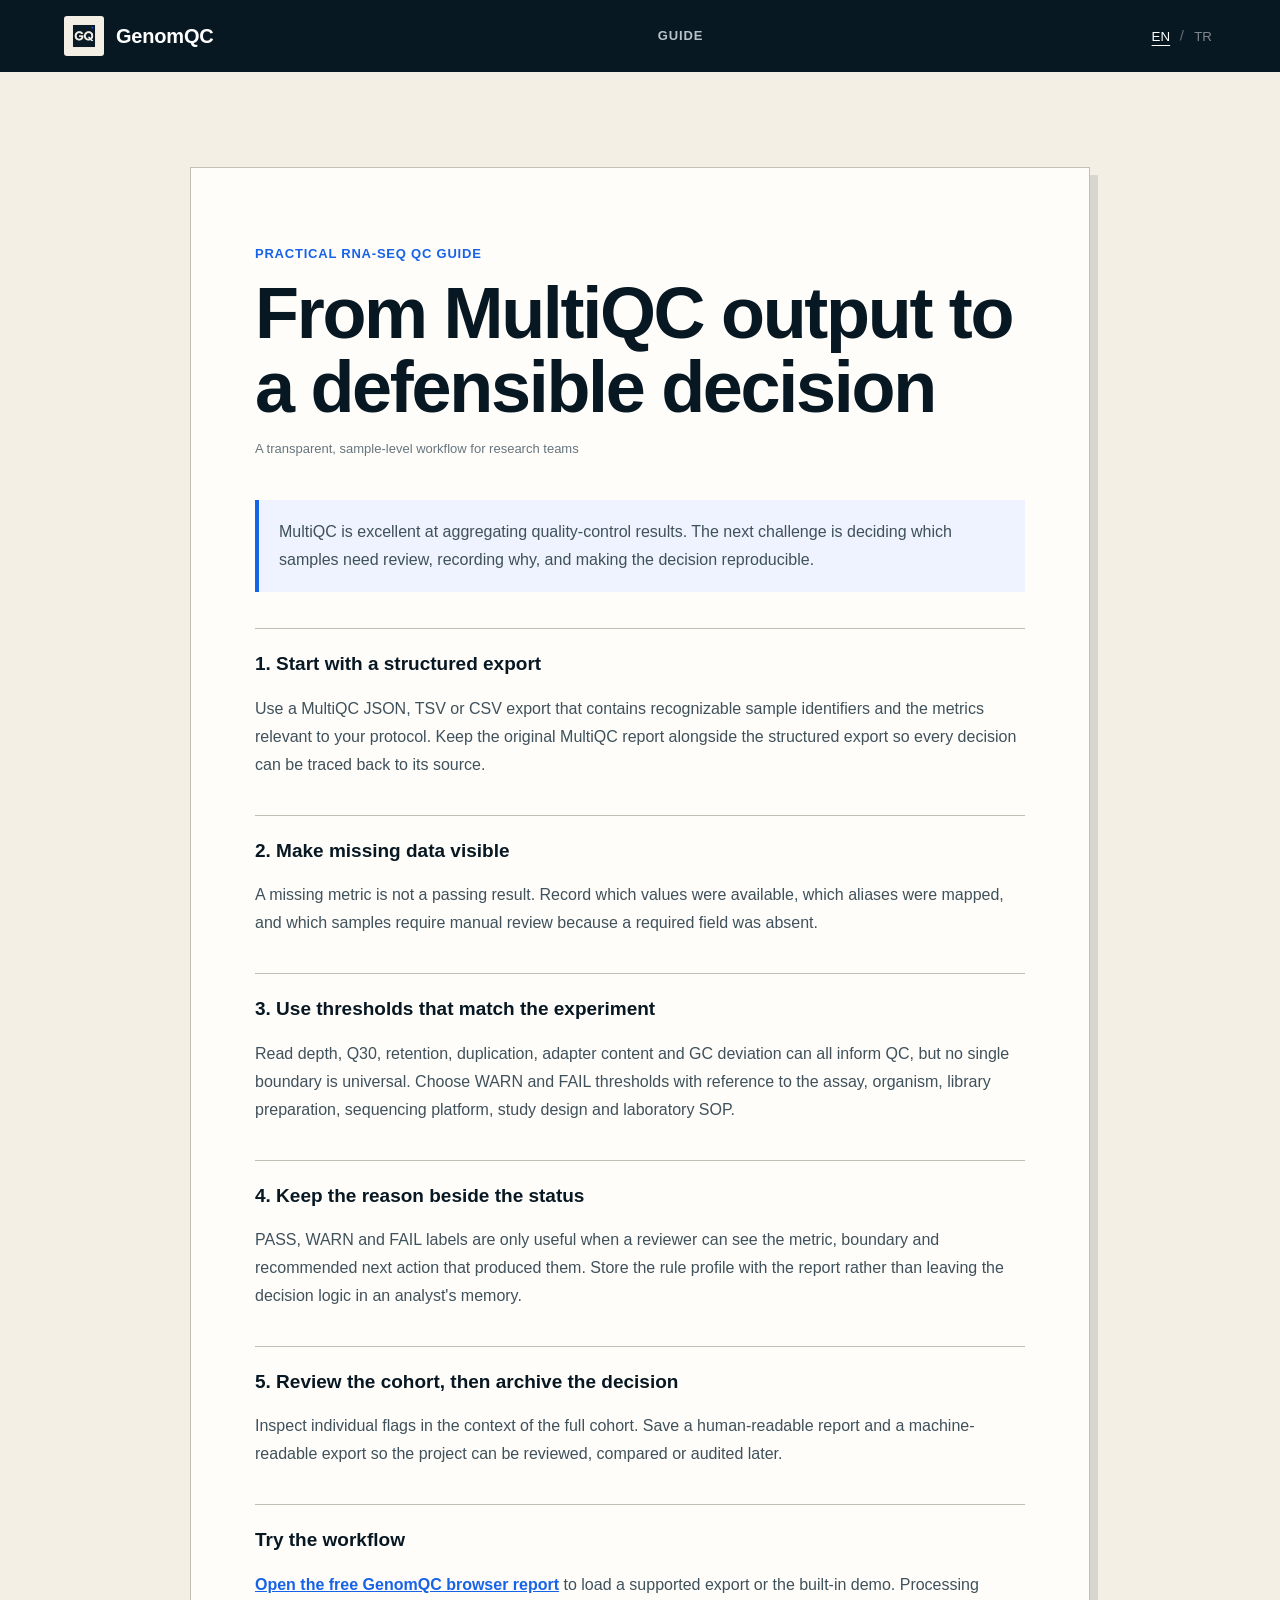
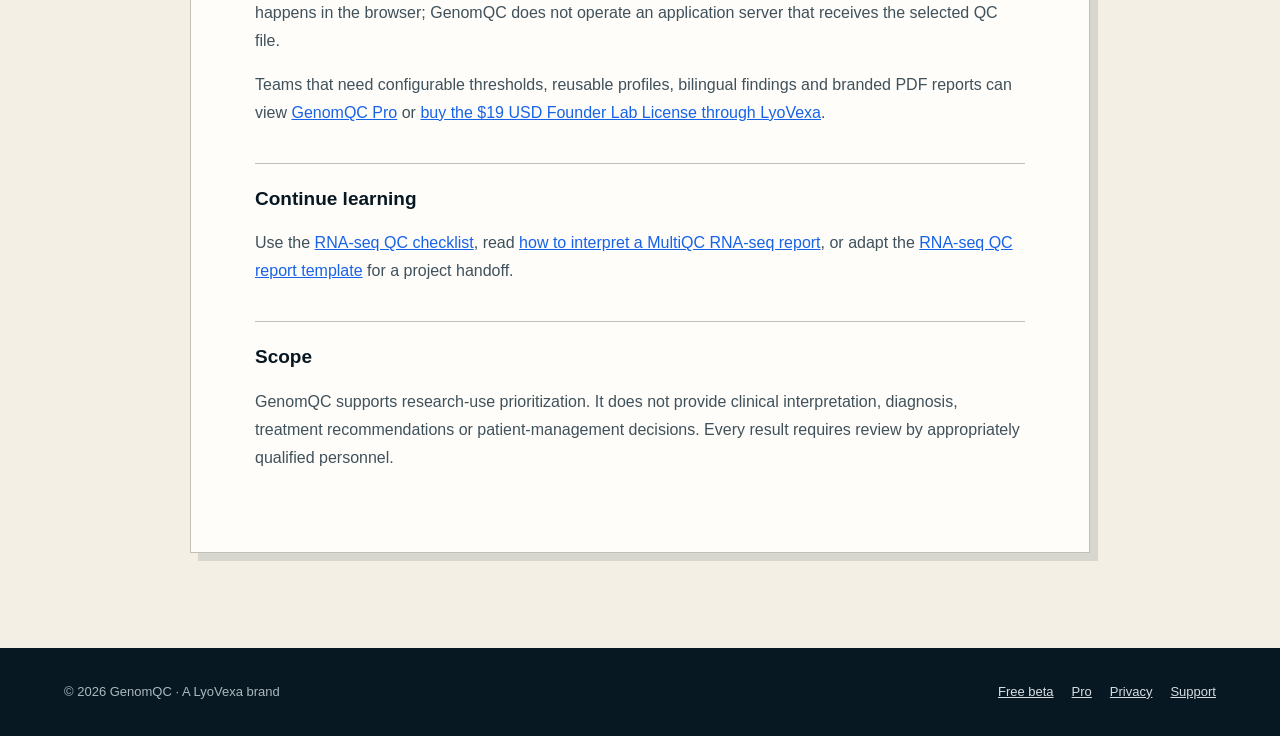
<file: docs/multiqc-rnaseq-qc-decisions.html>
<!doctype html>
<html lang="en">
  <head>
    <meta charset="UTF-8" />
    <meta name="viewport" content="width=device-width,initial-scale=1" />
    <meta name="description" content="A practical guide to turning MultiQC RNA-seq exports into transparent sample-level PASS, WARN and FAIL decisions without uploading QC files." />
    <meta name="theme-color" content="#f6f2e9" />
    <meta property="og:type" content="article" />
    <meta property="og:title" content="From MultiQC output to defensible RNA-seq QC decisions" />
    <meta property="og:description" content="A transparent workflow for sample-level RNA-seq QC decisions, review reasons and reproducible reports." />
    <meta property="og:url" content="https://genomqc.pages.dev/multiqc-rnaseq-qc-decisions" />
    <title>MultiQC RNA-seq QC decisions: a practical guide | GenomQC</title>
    <link rel="canonical" href="https://genomqc.pages.dev/multiqc-rnaseq-qc-decisions" />
    <link rel="icon" href="./assets/genomqc-logo.png" type="image/png" />
    <link rel="stylesheet" href="./assets/legal.css?v=20260912" />
    <script src="./assets/i18n.js?v=20260906-5" defer></script>
  </head>
  <body>
    <header><a class="legal-brand" href="./" aria-label="GenomQC home"><img src="./assets/genomqc-logo.png" alt="" /> <span class="legal-wordmark">GenomQC</span></a><span class="page-label">GUIDE</span></header>
    <main>
      <p class="kicker">PRACTICAL RNA-SEQ QC GUIDE</p>
      <h1>From MultiQC output to a defensible decision</h1>
      <p class="updated">A transparent, sample-level workflow for research teams</p>

      <p class="notice">MultiQC is excellent at aggregating quality-control results. The next challenge is deciding which samples need review, recording why, and making the decision reproducible.</p>

      <h2>1. Start with a structured export</h2>
      <p>Use a MultiQC JSON, TSV or CSV export that contains recognizable sample identifiers and the metrics relevant to your protocol. Keep the original MultiQC report alongside the structured export so every decision can be traced back to its source.</p>

      <h2>2. Make missing data visible</h2>
      <p>A missing metric is not a passing result. Record which values were available, which aliases were mapped, and which samples require manual review because a required field was absent.</p>

      <h2>3. Use thresholds that match the experiment</h2>
      <p>Read depth, Q30, retention, duplication, adapter content and GC deviation can all inform QC, but no single boundary is universal. Choose WARN and FAIL thresholds with reference to the assay, organism, library preparation, sequencing platform, study design and laboratory SOP.</p>

      <h2>4. Keep the reason beside the status</h2>
      <p>PASS, WARN and FAIL labels are only useful when a reviewer can see the metric, boundary and recommended next action that produced them. Store the rule profile with the report rather than leaving the decision logic in an analyst's memory.</p>

      <h2>5. Review the cohort, then archive the decision</h2>
      <p>Inspect individual flags in the context of the full cohort. Save a human-readable report and a machine-readable export so the project can be reviewed, compared or audited later.</p>

      <h2>Try the workflow</h2>
      <p><a href="./"><strong>Open the free GenomQC browser report</strong></a> to load a supported export or the built-in demo. Processing happens in the browser; GenomQC does not operate an application server that receives the selected QC file.</p>
      <p>Teams that need configurable thresholds, reusable profiles, bilingual findings and branded PDF reports can view <a href="./pro.html">GenomQC Pro</a> or <a href="https://genomqc.lemonsqueezy.com/checkout/buy/10265eef-46a7-4363-9432-9940aac938c7">buy the $19 USD Founder Lab License through LyoVexa</a>.</p>

      <h2>Continue learning</h2>
      <p>Use the <a href="./rna-seq-qc-checklist.html">RNA-seq QC checklist</a>, read <a href="./how-to-interpret-multiqc-rnaseq.html">how to interpret a MultiQC RNA-seq report</a>, or adapt the <a href="./rna-seq-qc-report-template.html">RNA-seq QC report template</a> for a project handoff.</p>

      <h2>Scope</h2>
      <p>GenomQC supports research-use prioritization. It does not provide clinical interpretation, diagnosis, treatment recommendations or patient-management decisions. Every result requires review by appropriately qualified personnel.</p>
    </main>
    <footer><span>© 2026 GenomQC · A LyoVexa brand</span><div><a href="./">Free beta</a><a href="./pro.html">Pro</a><a href="./privacy.html">Privacy</a><a href="mailto:genomqc@outlook.com">Support</a></div></footer>
    <!-- Cloudflare Web Analytics --><script type="module" src="https://static.cloudflareinsights.com/beacon.min.js" data-cf-beacon='{"token":"35f7cd3b60834b8f97886a4f97018d94"}'></script><!-- End Cloudflare Web Analytics -->
  </body>
</html>
</file>
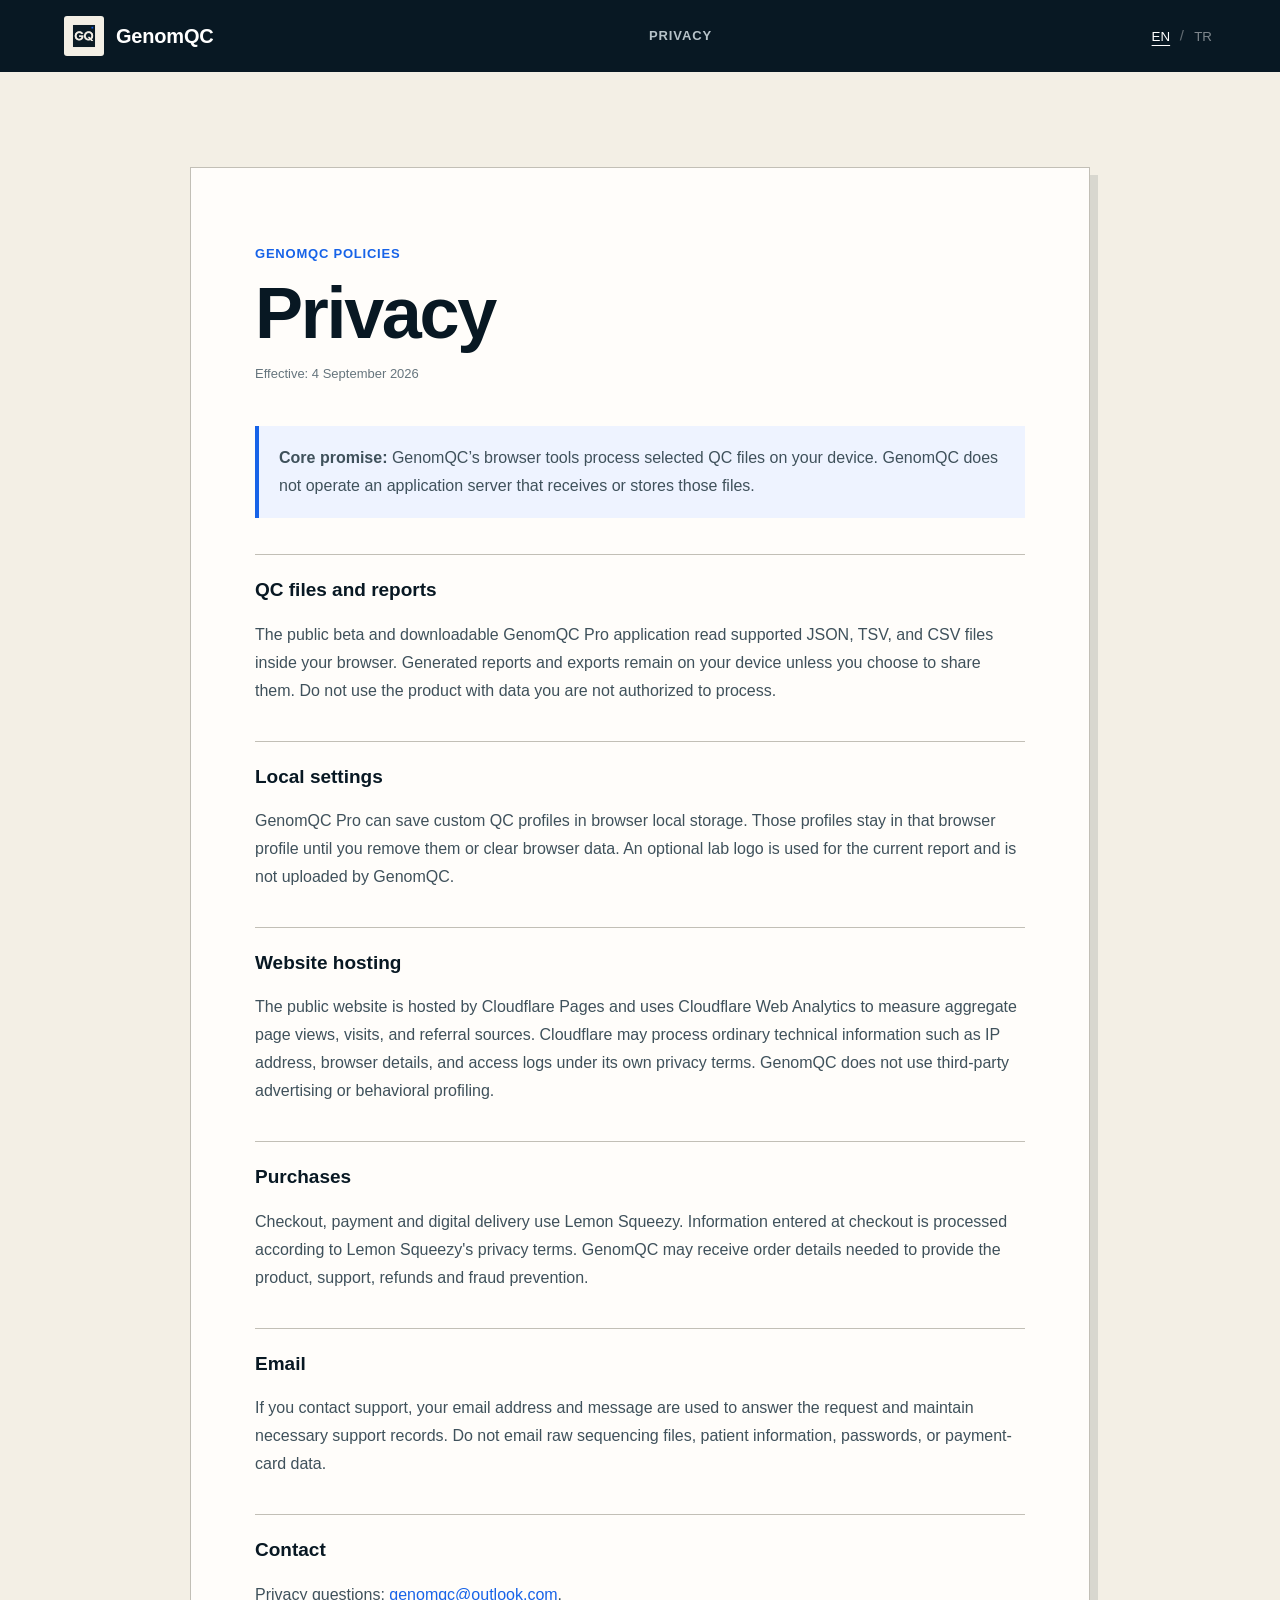
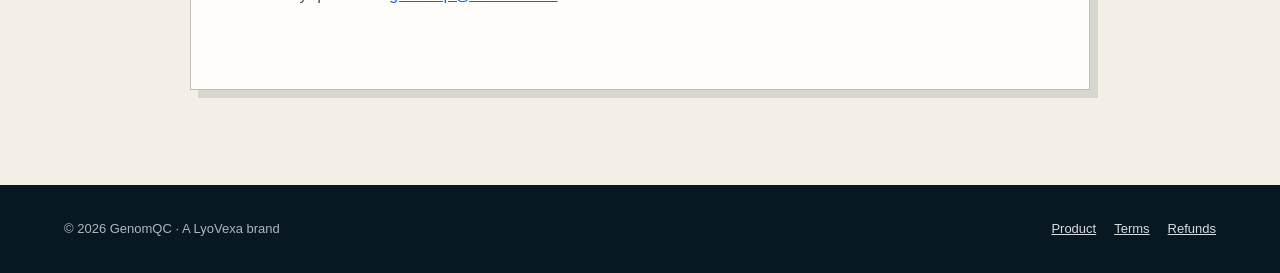
<file: docs/privacy.html>
<!doctype html>
<html lang="en">
  <head>
    <meta charset="UTF-8" /><meta name="viewport" content="width=device-width,initial-scale=1" />
    <meta name="description" content="GenomQC privacy information." /><meta name="theme-color" content="#f6f2e9" /><title>Privacy — GenomQC</title>
    <link rel="canonical" href="https://genomqc.pages.dev/privacy" />
    <link rel="stylesheet" href="./assets/legal.css?v=20260912" />
    <script src="./assets/i18n.js?v=20260906-5" defer></script>
  </head>
  <body>
    <header><a class="legal-brand" href="./" aria-label="GenomQC home"><img src="./assets/genomqc-logo.png" alt="" /> <span class="legal-wordmark">GenomQC</span></a><span class="page-label">PRIVACY</span></header>
    <main>
      <p class="kicker">GENOMQC POLICIES</p><h1>Privacy</h1><p class="updated">Effective: 4 September 2026</p>
      <p class="notice"><strong>Core promise:</strong> GenomQC’s browser tools process selected QC files on your device. GenomQC does not operate an application server that receives or stores those files.</p>
      <h2>QC files and reports</h2>
      <p>The public beta and downloadable GenomQC Pro application read supported JSON, TSV, and CSV files inside your browser. Generated reports and exports remain on your device unless you choose to share them. Do not use the product with data you are not authorized to process.</p>
      <h2>Local settings</h2>
      <p>GenomQC Pro can save custom QC profiles in browser local storage. Those profiles stay in that browser profile until you remove them or clear browser data. An optional lab logo is used for the current report and is not uploaded by GenomQC.</p>
      <h2>Website hosting</h2>
      <p>The public website is hosted by Cloudflare Pages and uses Cloudflare Web Analytics to measure aggregate page views, visits, and referral sources. Cloudflare may process ordinary technical information such as IP address, browser details, and access logs under its own privacy terms. GenomQC does not use third-party advertising or behavioral profiling.</p>
      <h2>Purchases</h2>
      <p>Checkout, payment and digital delivery use Lemon Squeezy. Information entered at checkout is processed according to Lemon Squeezy's privacy terms. GenomQC may receive order details needed to provide the product, support, refunds and fraud prevention.</p>
      <h2>Email</h2>
      <p>If you contact support, your email address and message are used to answer the request and maintain necessary support records. Do not email raw sequencing files, patient information, passwords, or payment-card data.</p>
      <h2>Contact</h2>
      <p>Privacy questions: <a href="mailto:genomqc@outlook.com">genomqc@outlook.com</a>.</p>
    </main>
    <footer><span>© 2026 GenomQC · A LyoVexa brand</span><div><a href="./">Product</a><a href="./terms.html">Terms</a><a href="./refunds.html">Refunds</a></div></footer>
    <!-- Cloudflare Web Analytics --><script type="module" src="https://static.cloudflareinsights.com/beacon.min.js" data-cf-beacon='{"token":"35f7cd3b60834b8f97886a4f97018d94"}'></script><!-- End Cloudflare Web Analytics -->
  </body>
</html>
</file>
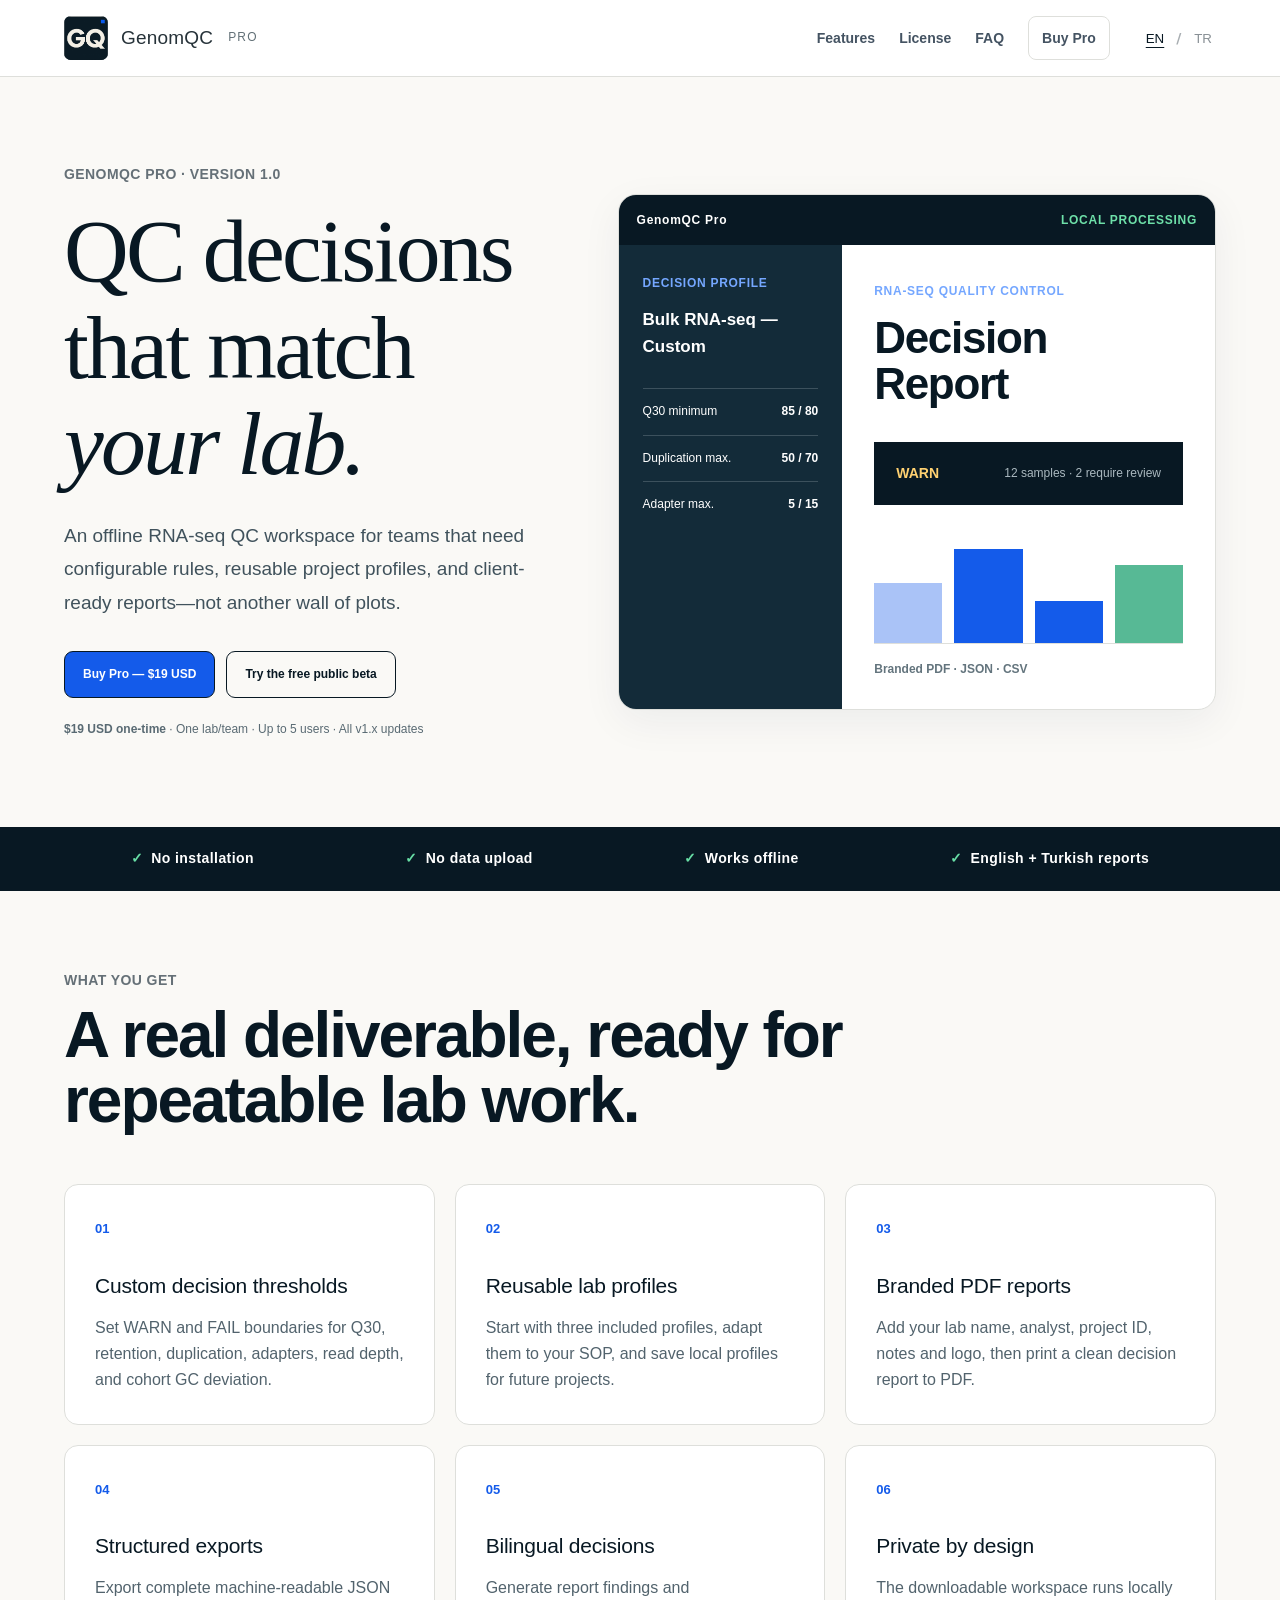
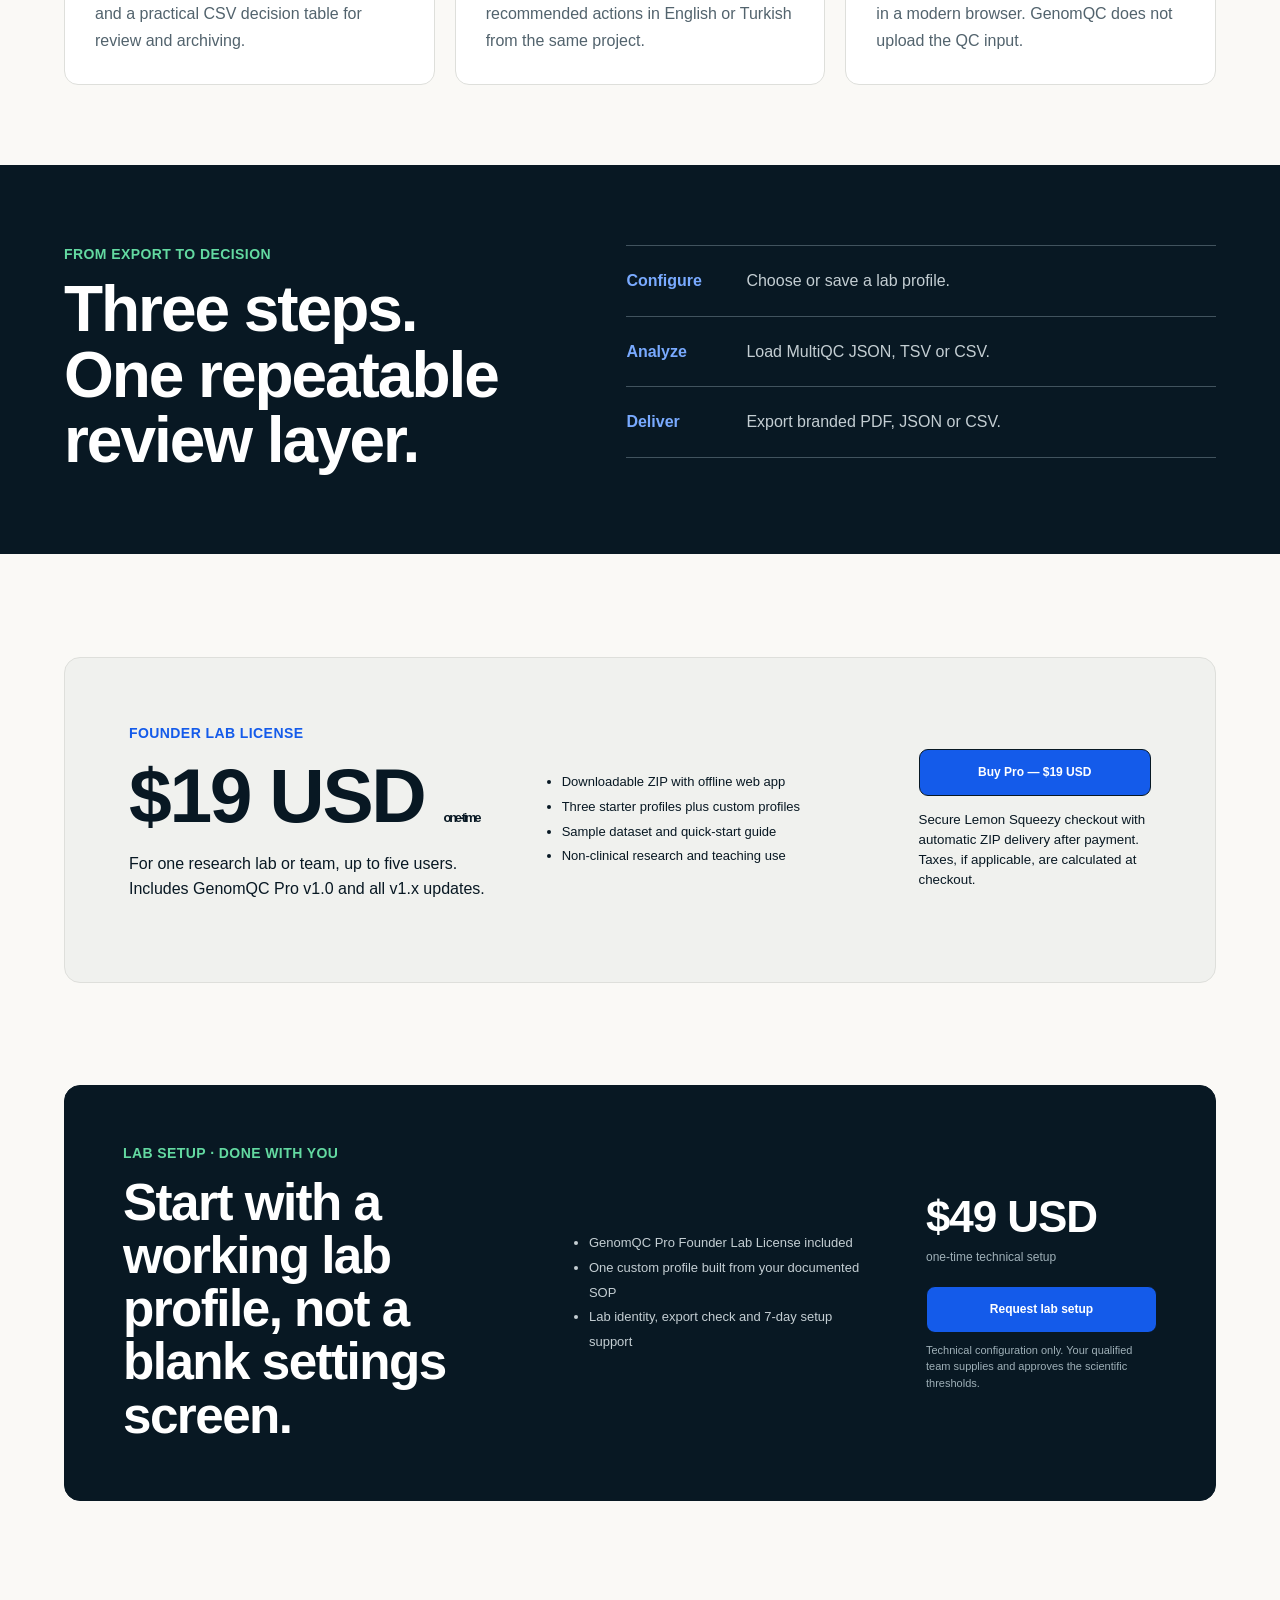
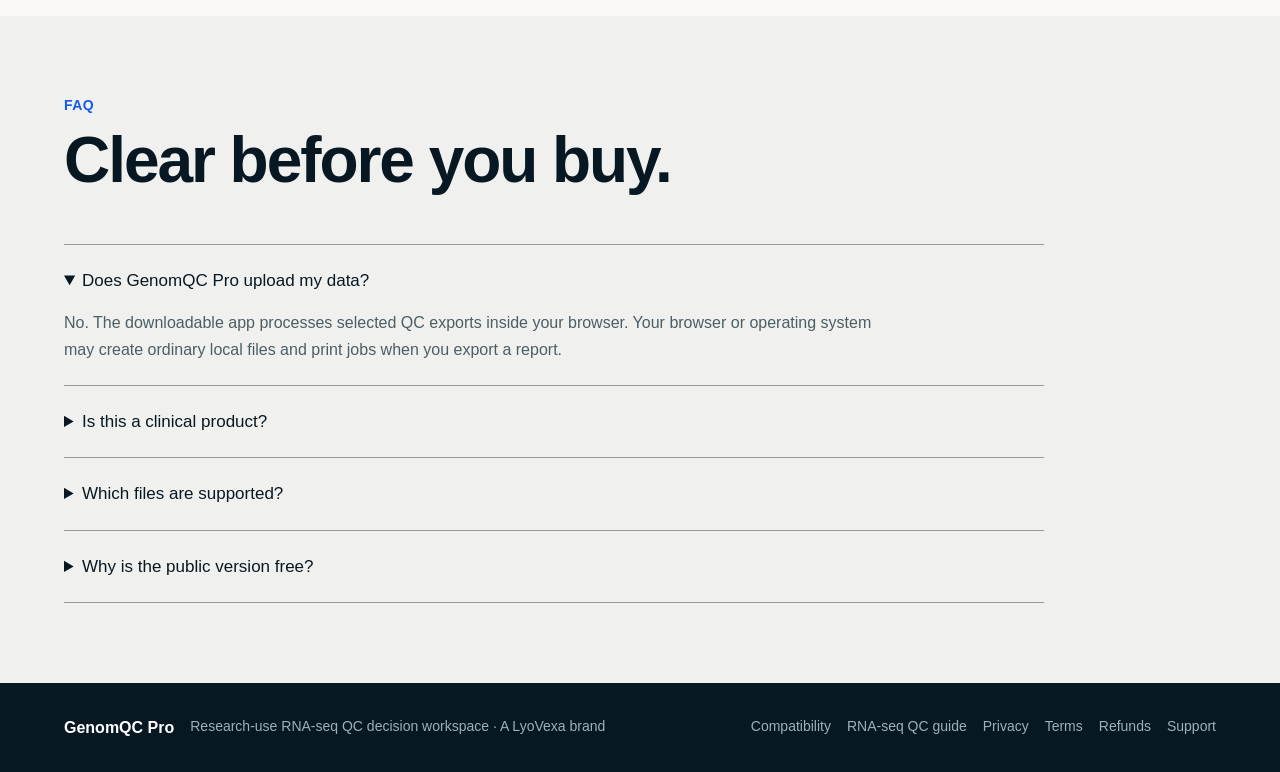
<file: docs/pro.html>
<!doctype html>
<html lang="en">
  <head>
    <meta charset="UTF-8" />
    <meta name="viewport" content="width=device-width, initial-scale=1.0" />
    <meta name="description" content="GenomQC Pro is an offline RNA-seq QC decision workspace with custom thresholds, reusable lab profiles, and branded PDF reports." />
    <meta name="theme-color" content="#f6f2e9" />
    <meta property="og:type" content="product" />
    <meta property="og:title" content="GenomQC Pro — Founder Lab License" />
    <meta property="og:description" content="Custom RNA-seq QC thresholds, reusable profiles and branded reports. Data stays in your browser." />
    <meta property="og:url" content="https://genomqc.pages.dev/pro" />
    <meta property="og:image" content="https://genomqc.pages.dev/assets/social/pro-card.jpg" />
    <meta property="og:image:width" content="1200" />
    <meta property="og:image:height" content="1200" />
    <meta name="twitter:card" content="summary_large_image" />
    <title>GenomQC Pro — Founder Lab License</title>
    <link rel="canonical" href="https://genomqc.pages.dev/pro" />
    <link rel="icon" href="./assets/genomqc-logo.png" type="image/png" />
    <link rel="stylesheet" href="./assets/pro-marketing.css?v=20260912" />
    <link rel="stylesheet" href="./assets/refinement.css?v=20260912" />
    <script src="./assets/i18n.js?v=20260907-1" defer></script>
  </head>
  <body>
    <header class="pro-nav">
      <a class="brand" href="./" aria-label="GenomQC home"><span class="brand-logo-frame" aria-hidden="true"><img class="brand-logo" src="./assets/genomqc-logo.png" width="1254" height="1254" alt="" /></span><span class="brand-wordmark">GenomQC</span><strong>PRO</strong></a>
      <nav><a href="#features">Features</a><a href="#license">License</a><a href="#faq">FAQ</a><a class="nav-button" href="https://genomqc.lemonsqueezy.com/checkout/buy/10265eef-46a7-4363-9432-9940aac938c7">Buy Pro</a></nav>
    </header>

    <main>
      <section class="pro-hero">
        <div>
          <p class="kicker">GENOMQC PRO · VERSION 1.0</p>
          <h1>QC decisions that match <em>your lab.</em></h1>
          <p class="lede">An offline RNA-seq QC workspace for teams that need configurable rules, reusable project profiles, and client-ready reports—not another wall of plots.</p>
          <div class="hero-actions">
            <a class="button primary" href="https://genomqc.lemonsqueezy.com/checkout/buy/10265eef-46a7-4363-9432-9940aac938c7">Buy Pro — $19 USD</a>
            <a class="button secondary" href="./">Try the free public beta</a>
          </div>
          <p class="launch-note"><strong>$19 USD one-time</strong> · One lab/team · Up to 5 users · All v1.x updates</p>
        </div>
        <div class="product-window" aria-label="GenomQC Pro product preview">
          <div class="window-bar"><span>GenomQC Pro</span><span>LOCAL PROCESSING</span></div>
          <div class="window-body">
            <aside>
              <small>DECISION PROFILE</small><strong>Bulk RNA-seq — Custom</strong>
              <div><span>Q30 minimum</span><b>85 / 80</b></div>
              <div><span>Duplication max.</span><b>50 / 70</b></div>
              <div><span>Adapter max.</span><b>5 / 15</b></div>
            </aside>
            <article>
              <small>RNA-SEQ QUALITY CONTROL</small><h2>Decision Report</h2>
              <div class="decision"><b>WARN</b><span>12 samples · 2 require review</span></div>
              <div class="bars"><i></i><i></i><i></i><i></i></div>
              <p>Branded PDF · JSON · CSV</p>
            </article>
          </div>
        </div>
      </section>

      <section class="proof-strip"><span>No installation</span><span>No data upload</span><span>Works offline</span><span>English + Turkish reports</span></section>

      <section class="features" id="features">
        <div class="section-title"><p class="kicker">WHAT YOU GET</p><h2>A real deliverable, ready for repeatable lab work.</h2></div>
        <div class="feature-grid">
          <article><span>01</span><h3>Custom decision thresholds</h3><p>Set WARN and FAIL boundaries for Q30, retention, duplication, adapters, read depth, and cohort GC deviation.</p></article>
          <article><span>02</span><h3>Reusable lab profiles</h3><p>Start with three included profiles, adapt them to your SOP, and save local profiles for future projects.</p></article>
          <article><span>03</span><h3>Branded PDF reports</h3><p>Add your lab name, analyst, project ID, notes and logo, then print a clean decision report to PDF.</p></article>
          <article><span>04</span><h3>Structured exports</h3><p>Export complete machine-readable JSON and a practical CSV decision table for review and archiving.</p></article>
          <article><span>05</span><h3>Bilingual decisions</h3><p>Generate report findings and recommended actions in English or Turkish from the same project.</p></article>
          <article><span>06</span><h3>Private by design</h3><p>The downloadable workspace runs locally in a modern browser. GenomQC does not upload the QC input.</p></article>
        </div>
      </section>

      <section class="workflow">
        <div><p class="kicker">FROM EXPORT TO DECISION</p><h2>Three steps. One repeatable review layer.</h2></div>
        <ol><li><strong>Configure</strong><span>Choose or save a lab profile.</span></li><li><strong>Analyze</strong><span>Load MultiQC JSON, TSV or CSV.</span></li><li><strong>Deliver</strong><span>Export branded PDF, JSON or CSV.</span></li></ol>
      </section>

      <section class="license-card" id="license">
        <div><p class="kicker">FOUNDER LAB LICENSE</p><h2>$19 USD <span>one-time</span></h2><p>For one research lab or team, up to five users. Includes GenomQC Pro v1.0 and all v1.x updates.</p></div>
        <ul><li>Downloadable ZIP with offline web app</li><li>Three starter profiles plus custom profiles</li><li>Sample dataset and quick-start guide</li><li>Non-clinical research and teaching use</li></ul>
        <div><a class="button primary" href="https://genomqc.lemonsqueezy.com/checkout/buy/10265eef-46a7-4363-9432-9940aac938c7">Buy Pro — $19 USD</a><small>Secure Lemon Squeezy checkout with automatic ZIP delivery after payment. Taxes, if applicable, are calculated at checkout.</small></div>
      </section>

      <section class="setup-offer" aria-labelledby="setup-title">
        <div><p class="kicker">LAB SETUP · DONE WITH YOU</p><h2 id="setup-title">Start with a working lab profile, not a blank settings screen.</h2></div>
        <ul><li>GenomQC Pro Founder Lab License included</li><li>One custom profile built from your documented SOP</li><li>Lab identity, export check and 7-day setup support</li></ul>
        <div class="setup-price"><strong>$49 USD</strong><span>one-time technical setup</span><a class="button primary" href="mailto:genomqc@outlook.com?subject=GenomQC%20Lab%20Setup&amp;body=Lab%20or%20team%20name%3A%0AApproximate%20sample%20count%3A%0AExport%20format%3A%20JSON%20%2F%20TSV%20%2F%20CSV%0A">Request lab setup</a><small>Technical configuration only. Your qualified team supplies and approves the scientific thresholds.</small></div>
      </section>

      <section class="faq" id="faq">
        <div class="section-title"><p class="kicker">FAQ</p><h2>Clear before you buy.</h2></div>
        <details open><summary>Does GenomQC Pro upload my data?</summary><p>No. The downloadable app processes selected QC exports inside your browser. Your browser or operating system may create ordinary local files and print jobs when you export a report.</p></details>
        <details><summary>Is this a clinical product?</summary><p>No. It is a research-use QC prioritization tool and does not provide diagnosis, treatment recommendations, or clinical interpretation.</p></details>
        <details><summary>Which files are supported?</summary><p>Verified with MultiQC 1.35 multiqc_data.json and multiqc_general_stats.txt. Documented CSV/TSV tables are also accepted when every sample has at least two recognized metrics. See the <a href="./compatibility.html">field and unit contract</a>. Maximum input size is 10 MB.</p></details>
        <details><summary>Why is the public version free?</summary><p>The public MIT-licensed version demonstrates the core decision layer. Pro adds configurable thresholds, reusable profiles, branded reports, bilingual output, and a separate lab license.</p></details>
      </section>
    </main>

    <footer><div><strong>GenomQC Pro</strong><span>Research-use RNA-seq QC decision workspace · A LyoVexa brand</span></div><div><a href="./compatibility.html">Compatibility</a><a href="./multiqc-rnaseq-qc-decisions.html">RNA-seq QC guide</a><a href="./privacy.html">Privacy</a><a href="./terms.html">Terms</a><a href="./refunds.html">Refunds</a><a href="mailto:genomqc@outlook.com">Support</a></div></footer>
    <!-- Cloudflare Web Analytics --><script type="module" src="https://static.cloudflareinsights.com/beacon.min.js" data-cf-beacon='{"token":"35f7cd3b60834b8f97886a4f97018d94"}'></script><!-- End Cloudflare Web Analytics -->
  </body>
</html>
</file>
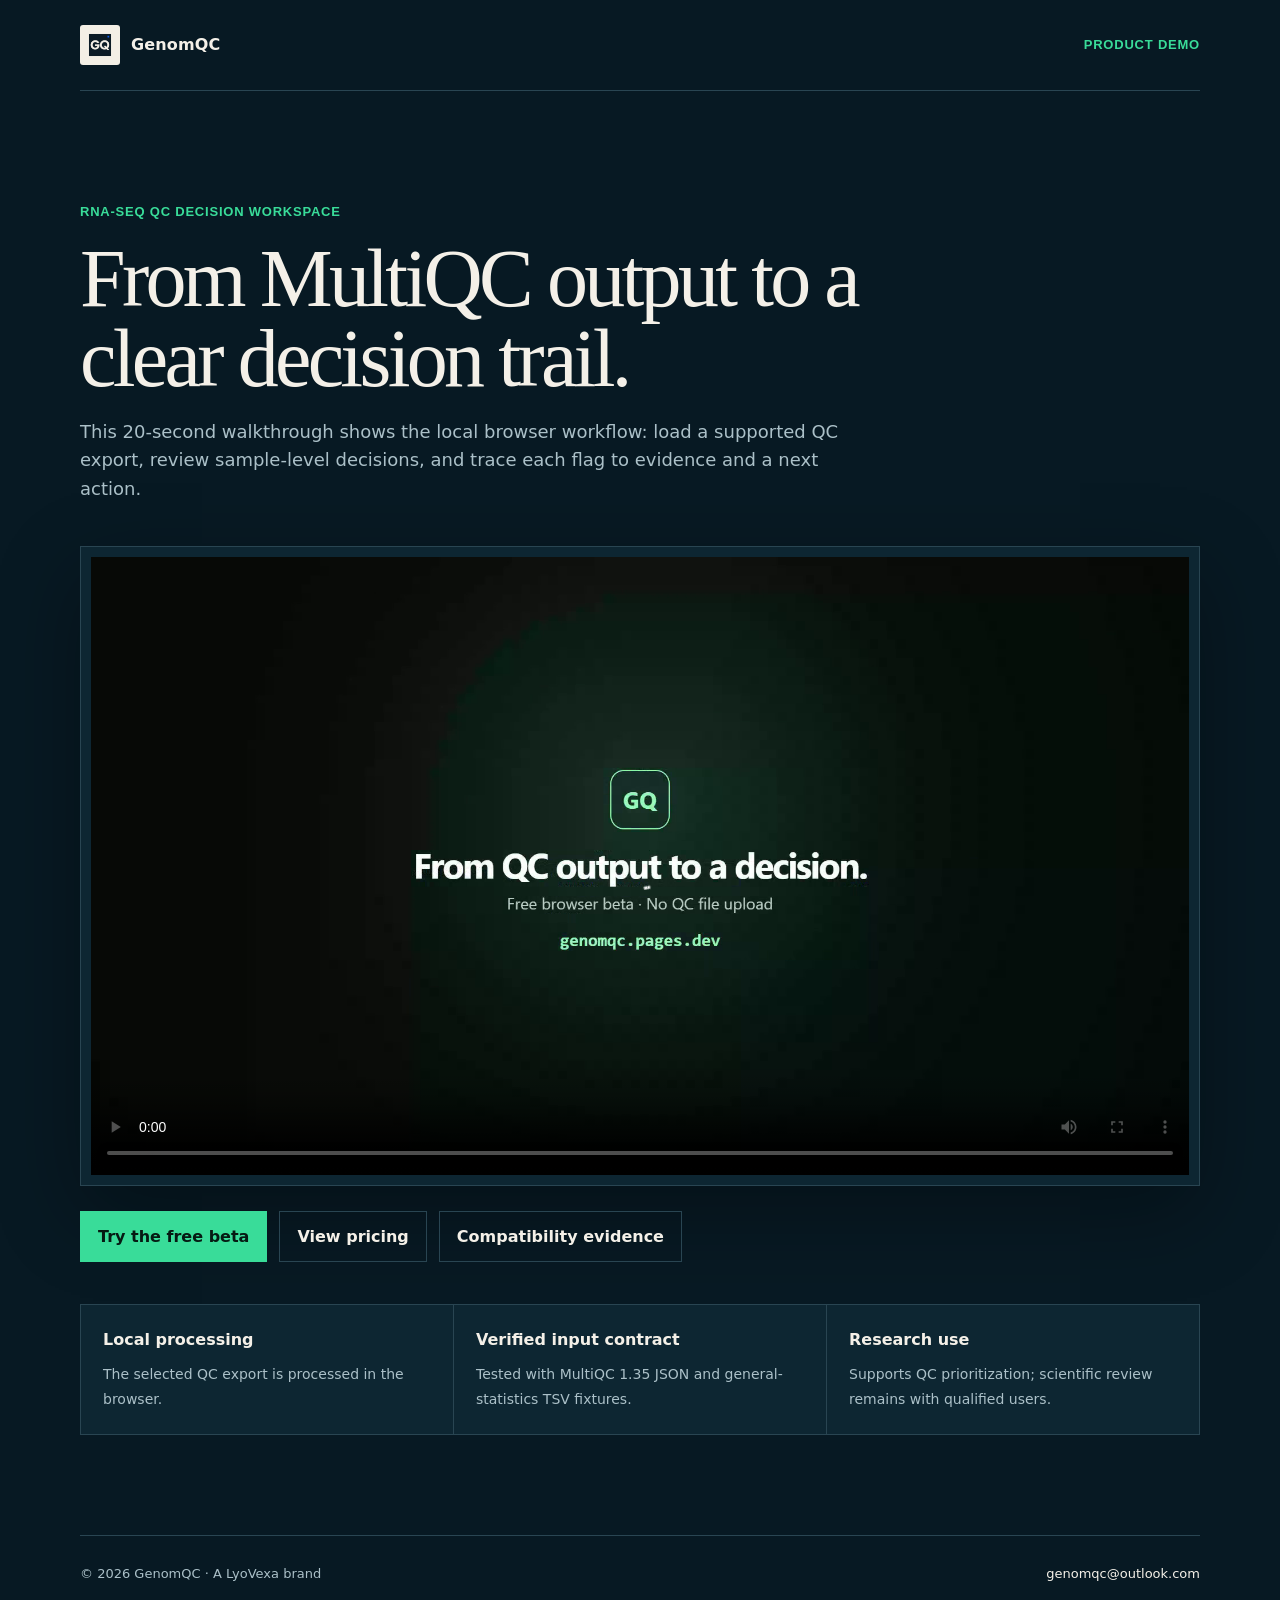
<file: docs/product-demo.html>
<!doctype html>
<html lang="en">
  <head>
    <meta charset="UTF-8" />
    <meta name="viewport" content="width=device-width,initial-scale=1" />
    <meta name="description" content="A concise product demonstration of the GenomQC RNA-seq quality-control decision workspace." />
    <meta name="theme-color" content="#f6f2e9" />
    <title>Product demo | GenomQC</title>
    <link rel="canonical" href="https://genomqc.pages.dev/product-demo" />
    <link rel="icon" href="./assets/genomqc-logo.png" type="image/png" />
    <style>
      :root { color-scheme: dark; --ink:#071923; --panel:#0d2632; --line:#294552; --text:#f4f0e8; --muted:#abc0c8; --green:#39dc99; --blue:#70a7ff; }
      * { box-sizing:border-box; }
      body { margin:0; background:var(--ink); color:var(--text); font:16px/1.6 Inter,ui-sans-serif,system-ui,sans-serif; }
      header,main,footer { width:min(1120px,calc(100% - 40px)); margin:auto; }
      header { display:flex; justify-content:space-between; align-items:center; padding:25px 0; border-bottom:1px solid var(--line); }
      header a,footer a { color:var(--text); text-decoration:none; }
      header a { display:inline-flex; align-items:center; gap:11px; font-weight:600; letter-spacing:.01em; }
      header a img { width:40px; height:40px; object-fit:cover; border-radius:3px; }
      header span,.kicker { color:var(--green); font:700 13px/1.3 Inter,"Segoe UI",Arial,sans-serif; letter-spacing:.06em; }
      main { padding:clamp(54px,8vw,100px) 0; }
      .intro { max-width:780px; }
      h1 { margin:18px 0; font:500 clamp(44px,7vw,82px)/.98 Georgia,serif; letter-spacing:-.045em; }
      .lede { color:var(--muted); font-size:18px; }
      .video-shell { margin-top:42px; padding:10px; border:1px solid var(--line); background:var(--panel); box-shadow:0 28px 80px rgba(0,0,0,.32); }
      video { display:block; width:100%; aspect-ratio:16/9; background:#000; }
      .actions { display:flex; flex-wrap:wrap; gap:12px; margin-top:25px; }
      .button { display:inline-block; padding:12px 17px; border:1px solid var(--line); color:var(--text); text-decoration:none; font-weight:750; }
      .button.primary { border-color:var(--green); background:var(--green); color:#061a13; }
      .facts { display:grid; grid-template-columns:repeat(3,1fr); gap:1px; margin-top:42px; background:var(--line); border:1px solid var(--line); }
      .facts div { padding:22px; background:var(--panel); }
      .facts strong { display:block; margin-bottom:8px; }
      .facts span { color:var(--muted); font-size:14px; }
      footer { display:flex; justify-content:space-between; gap:20px; padding:28px 0; border-top:1px solid var(--line); color:var(--muted); font-size:13px; }
      @media (max-width:720px) { .facts { grid-template-columns:1fr; } footer { flex-direction:column; } }
    </style>
  </head>
  <body>
    <header><a href="./" aria-label="GenomQC home"><img src="./assets/genomqc-logo.png" alt="" /> <strong>GenomQC</strong></a><span>PRODUCT DEMO</span></header>
    <main>
      <section class="intro">
        <p class="kicker">RNA-SEQ QC DECISION WORKSPACE</p>
        <h1>From MultiQC output to a clear decision trail.</h1>
        <p class="lede">This 20-second walkthrough shows the local browser workflow: load a supported QC export, review sample-level decisions, and trace each flag to evidence and a next action.</p>
      </section>
      <div class="video-shell">
        <video controls playsinline preload="metadata" poster="./assets/genomqc-product-demo-poster.png">
          <source src="./assets/genomqc-product-demo.mp4" type="video/mp4" />
          <track default kind="captions" srclang="en" label="English" src="./assets/genomqc-product-demo.vtt" />
          Your browser does not support embedded video.
        </video>
      </div>
      <div class="actions">
        <a class="button primary" href="./">Try the free beta</a>
        <a class="button" href="./pro.html">View pricing</a>
        <a class="button" href="./compatibility.html">Compatibility evidence</a>
      </div>
      <section class="facts" aria-label="Product facts">
        <div><strong>Local processing</strong><span>The selected QC export is processed in the browser.</span></div>
        <div><strong>Verified input contract</strong><span>Tested with MultiQC 1.35 JSON and general-statistics TSV fixtures.</span></div>
        <div><strong>Research use</strong><span>Supports QC prioritization; scientific review remains with qualified users.</span></div>
      </section>
    </main>
    <footer><span>© 2026 GenomQC · A LyoVexa brand</span><span><a href="mailto:genomqc@outlook.com">genomqc@outlook.com</a></span></footer>
    <!-- Cloudflare Web Analytics --><script type="module" src="https://static.cloudflareinsights.com/beacon.min.js" data-cf-beacon='{"token":"35f7cd3b60834b8f97886a4f97018d94"}'></script><!-- End Cloudflare Web Analytics -->
  </body>
</html>
</file>
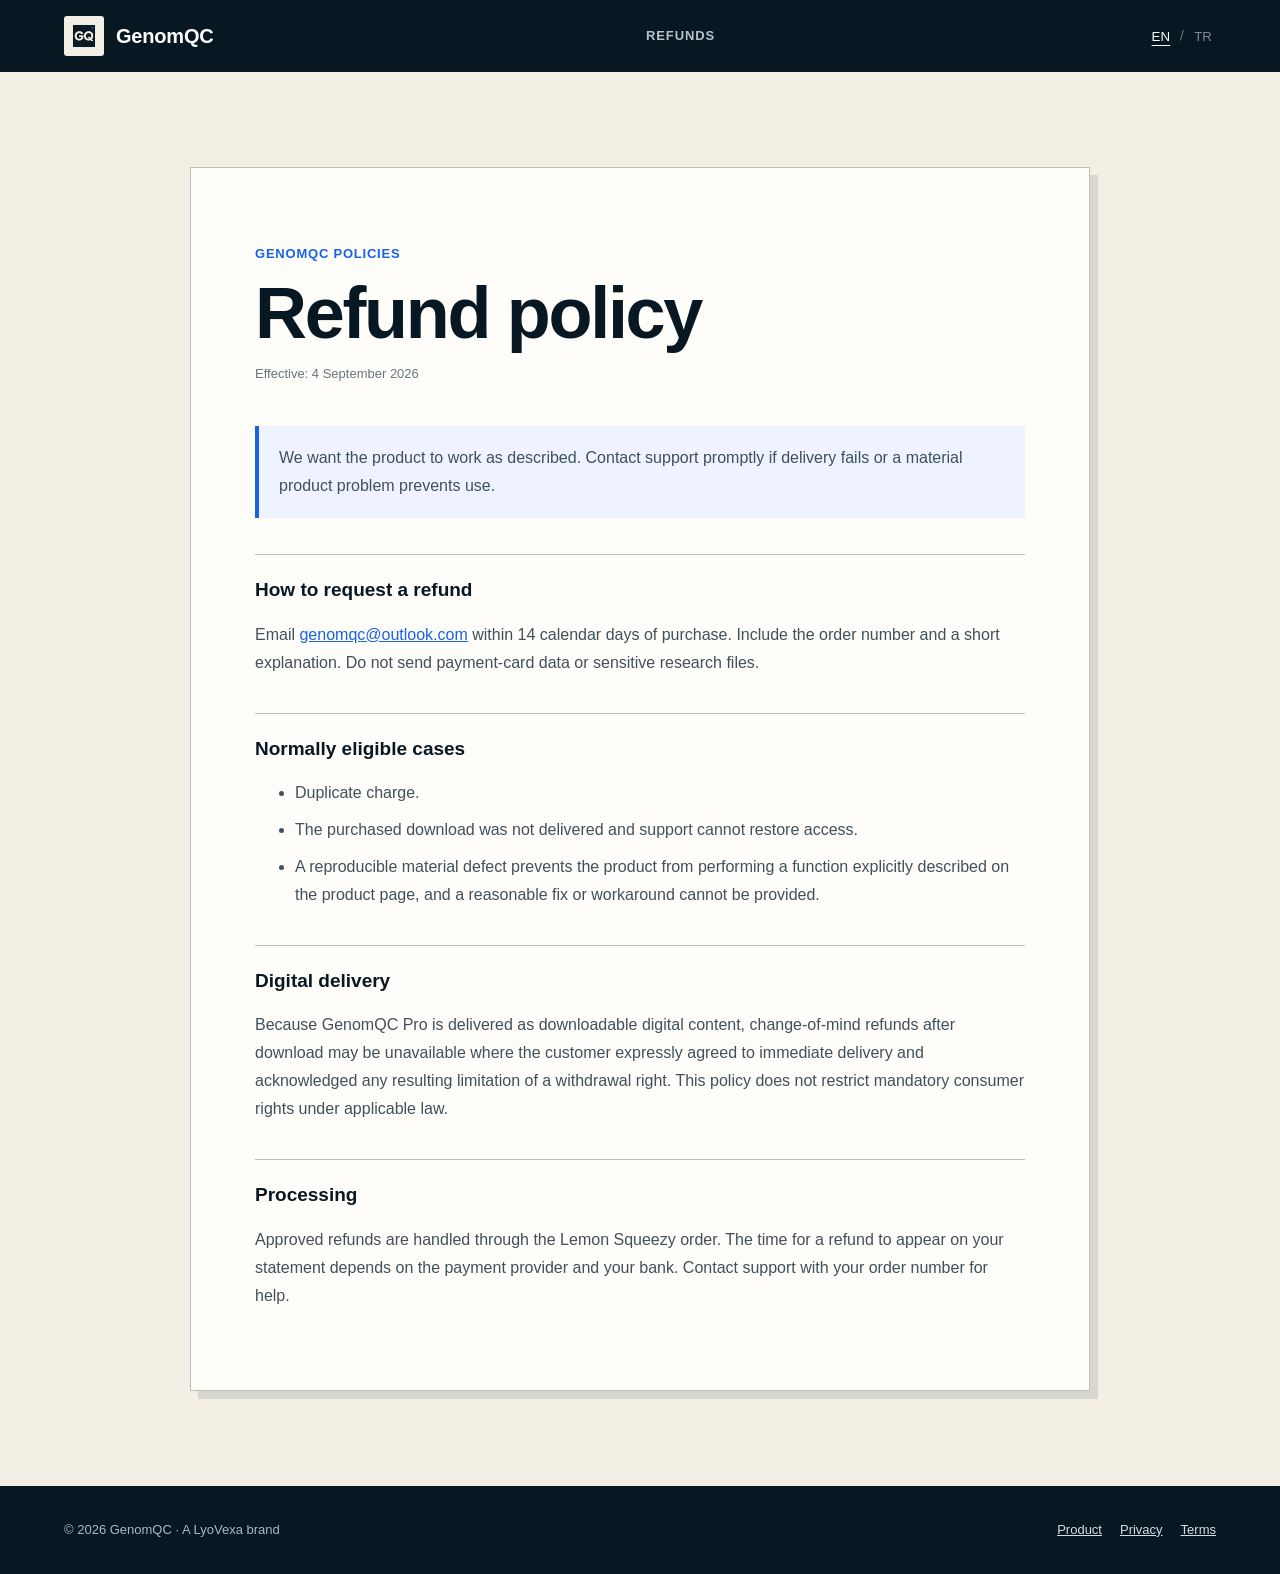
<file: docs/refunds.html>
<!doctype html>
<html lang="en">
  <head>
    <meta charset="UTF-8" /><meta name="viewport" content="width=device-width,initial-scale=1" />
    <meta name="description" content="Refund policy for GenomQC Pro." /><meta name="theme-color" content="#f6f2e9" /><title>Refunds — GenomQC</title>
    <link rel="canonical" href="https://genomqc.pages.dev/refunds" />
    <link rel="stylesheet" href="./assets/legal.css?v=20260912" />
    <script src="./assets/i18n.js?v=20260906-5" defer></script>
  </head>
  <body>
    <header><a class="legal-brand" href="./" aria-label="GenomQC home"><img src="./assets/genomqc-logo.png" alt="" /> <span class="legal-wordmark">GenomQC</span></a><span class="page-label">REFUNDS</span></header>
    <main>
      <p class="kicker">GENOMQC POLICIES</p><h1>Refund policy</h1><p class="updated">Effective: 4 September 2026</p>
      <p class="notice">We want the product to work as described. Contact support promptly if delivery fails or a material product problem prevents use.</p>
      <h2>How to request a refund</h2>
      <p>Email <a href="mailto:genomqc@outlook.com">genomqc@outlook.com</a> within 14 calendar days of purchase. Include the order number and a short explanation. Do not send payment-card data or sensitive research files.</p>
      <h2>Normally eligible cases</h2>
      <ul><li>Duplicate charge.</li><li>The purchased download was not delivered and support cannot restore access.</li><li>A reproducible material defect prevents the product from performing a function explicitly described on the product page, and a reasonable fix or workaround cannot be provided.</li></ul>
      <h2>Digital delivery</h2>
      <p>Because GenomQC Pro is delivered as downloadable digital content, change-of-mind refunds after download may be unavailable where the customer expressly agreed to immediate delivery and acknowledged any resulting limitation of a withdrawal right. This policy does not restrict mandatory consumer rights under applicable law.</p>
      <h2>Processing</h2>
      <p>Approved refunds are handled through the Lemon Squeezy order. The time for a refund to appear on your statement depends on the payment provider and your bank. Contact support with your order number for help.</p>
    </main>
    <footer><span>© 2026 GenomQC · A LyoVexa brand</span><div><a href="./">Product</a><a href="./privacy.html">Privacy</a><a href="./terms.html">Terms</a></div></footer>
    <!-- Cloudflare Web Analytics --><script type="module" src="https://static.cloudflareinsights.com/beacon.min.js" data-cf-beacon='{"token":"35f7cd3b60834b8f97886a4f97018d94"}'></script><!-- End Cloudflare Web Analytics -->
  </body>
</html>
</file>
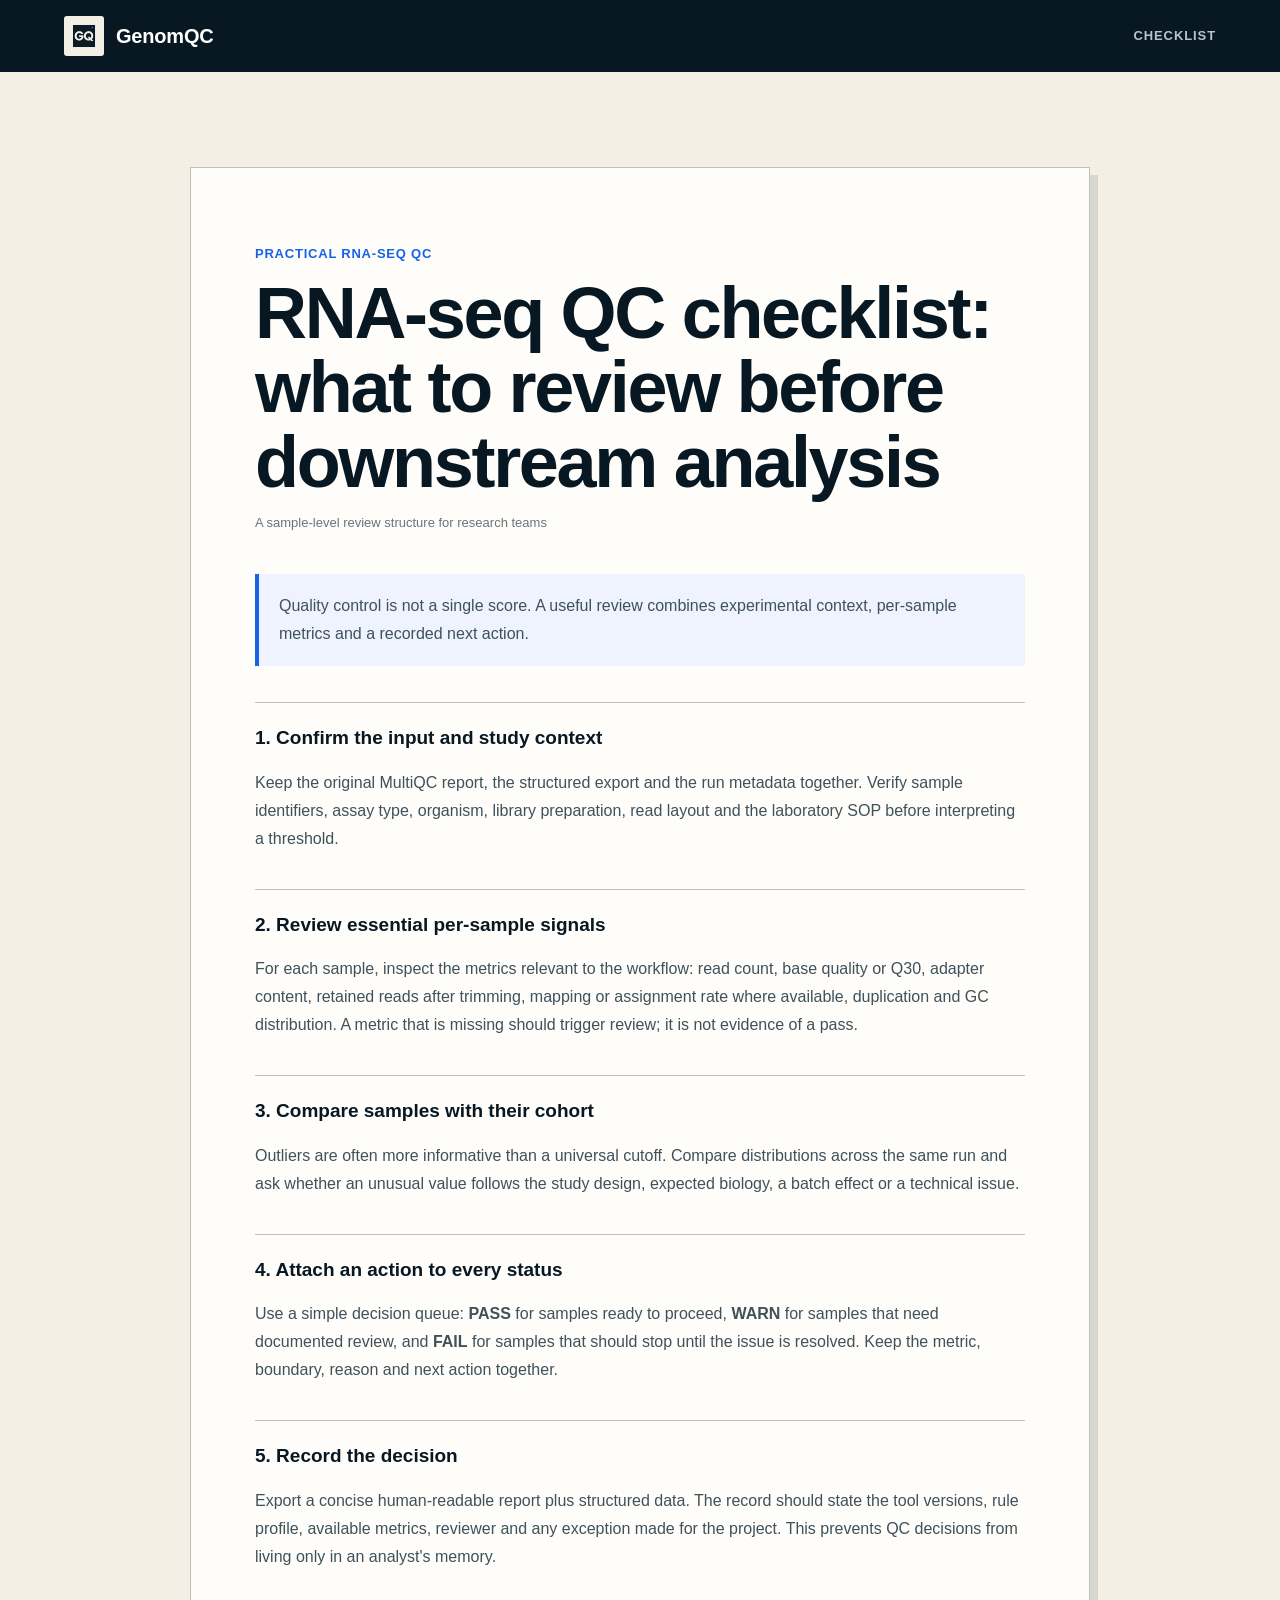
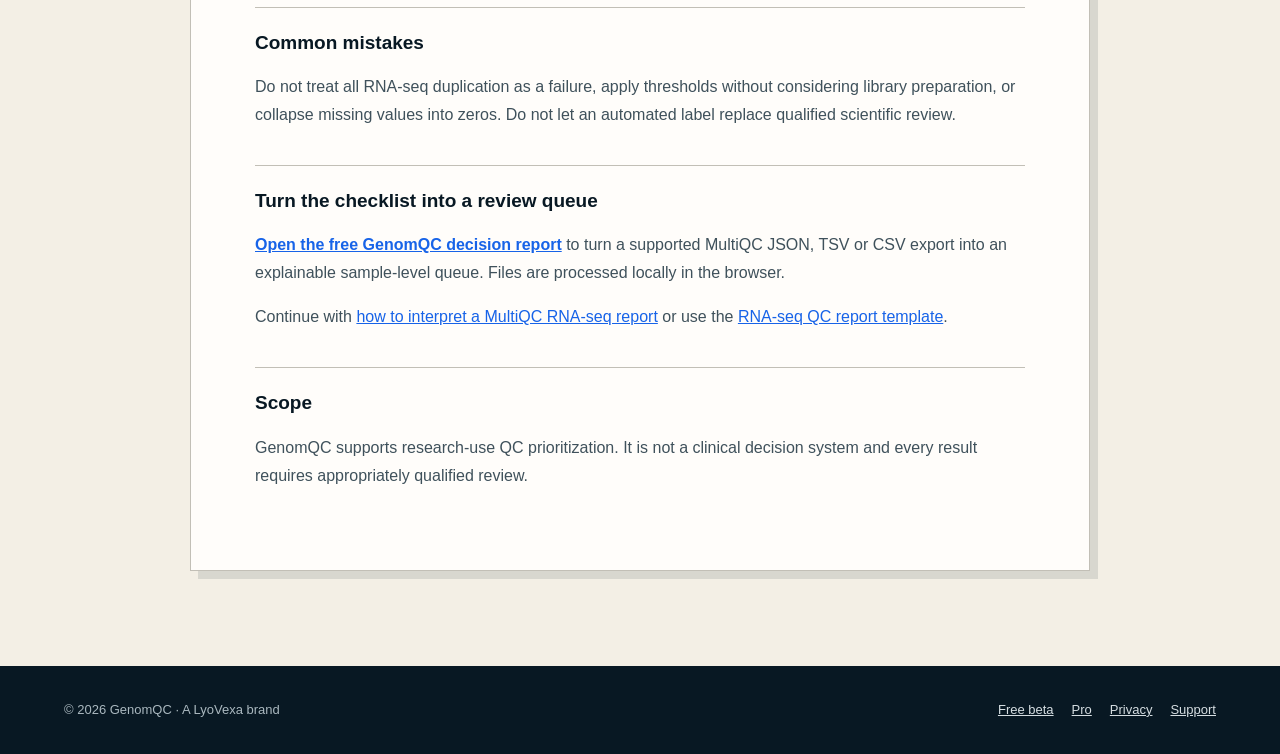
<file: docs/rna-seq-qc-checklist.html>
<!doctype html>
<html lang="en">
  <head>
    <meta charset="UTF-8" />
    <meta name="viewport" content="width=device-width,initial-scale=1" />
    <meta name="description" content="A practical RNA-seq QC checklist for reviewing MultiQC outputs, assigning sample-level actions and recording a reproducible decision." />
    <meta name="theme-color" content="#081823" />
    <meta property="og:type" content="article" />
    <meta property="og:title" content="RNA-seq QC checklist | GenomQC" />
    <meta property="og:description" content="A practical checklist for turning RNA-seq QC metrics into documented sample-level actions." />
    <meta property="og:url" content="https://genomqc.pages.dev/rna-seq-qc-checklist" />
    <title>RNA-seq QC checklist: what to review before downstream analysis | GenomQC</title>
    <link rel="canonical" href="https://genomqc.pages.dev/rna-seq-qc-checklist" />
    <link rel="icon" href="./assets/genomqc-logo.png" type="image/png" />
    <link rel="stylesheet" href="./assets/legal.css?v=20260912" />
  </head>
  <body>
    <header><a class="legal-brand" href="./" aria-label="GenomQC home"><img src="./assets/genomqc-logo.png" alt="" /> <span class="legal-wordmark">GenomQC</span></a><span class="page-label">CHECKLIST</span></header>
    <main>
      <p class="kicker">PRACTICAL RNA-SEQ QC</p>
      <h1>RNA-seq QC checklist: what to review before downstream analysis</h1>
      <p class="updated">A sample-level review structure for research teams</p>

      <p class="notice">Quality control is not a single score. A useful review combines experimental context, per-sample metrics and a recorded next action.</p>

      <h2>1. Confirm the input and study context</h2>
      <p>Keep the original MultiQC report, the structured export and the run metadata together. Verify sample identifiers, assay type, organism, library preparation, read layout and the laboratory SOP before interpreting a threshold.</p>

      <h2>2. Review essential per-sample signals</h2>
      <p>For each sample, inspect the metrics relevant to the workflow: read count, base quality or Q30, adapter content, retained reads after trimming, mapping or assignment rate where available, duplication and GC distribution. A metric that is missing should trigger review; it is not evidence of a pass.</p>

      <h2>3. Compare samples with their cohort</h2>
      <p>Outliers are often more informative than a universal cutoff. Compare distributions across the same run and ask whether an unusual value follows the study design, expected biology, a batch effect or a technical issue.</p>

      <h2>4. Attach an action to every status</h2>
      <p>Use a simple decision queue: <strong>PASS</strong> for samples ready to proceed, <strong>WARN</strong> for samples that need documented review, and <strong>FAIL</strong> for samples that should stop until the issue is resolved. Keep the metric, boundary, reason and next action together.</p>

      <h2>5. Record the decision</h2>
      <p>Export a concise human-readable report plus structured data. The record should state the tool versions, rule profile, available metrics, reviewer and any exception made for the project. This prevents QC decisions from living only in an analyst's memory.</p>

      <h2>Common mistakes</h2>
      <p>Do not treat all RNA-seq duplication as a failure, apply thresholds without considering library preparation, or collapse missing values into zeros. Do not let an automated label replace qualified scientific review.</p>

      <h2>Turn the checklist into a review queue</h2>
      <p><a href="./"><strong>Open the free GenomQC decision report</strong></a> to turn a supported MultiQC JSON, TSV or CSV export into an explainable sample-level queue. Files are processed locally in the browser.</p>
      <p>Continue with <a href="./how-to-interpret-multiqc-rnaseq.html">how to interpret a MultiQC RNA-seq report</a> or use the <a href="./rna-seq-qc-report-template.html">RNA-seq QC report template</a>.</p>

      <h2>Scope</h2>
      <p>GenomQC supports research-use QC prioritization. It is not a clinical decision system and every result requires appropriately qualified review.</p>
    </main>
    <footer><span>© 2026 GenomQC · A LyoVexa brand</span><div><a href="./">Free beta</a><a href="./pro.html">Pro</a><a href="./privacy.html">Privacy</a><a href="mailto:genomqc@outlook.com">Support</a></div></footer>
    <!-- Cloudflare Web Analytics --><script type="module" src="https://static.cloudflareinsights.com/beacon.min.js" data-cf-beacon='{"token":"35f7cd3b60834b8f97886a4f97018d94"}'></script><!-- End Cloudflare Web Analytics -->
  </body>
</html>
</file>
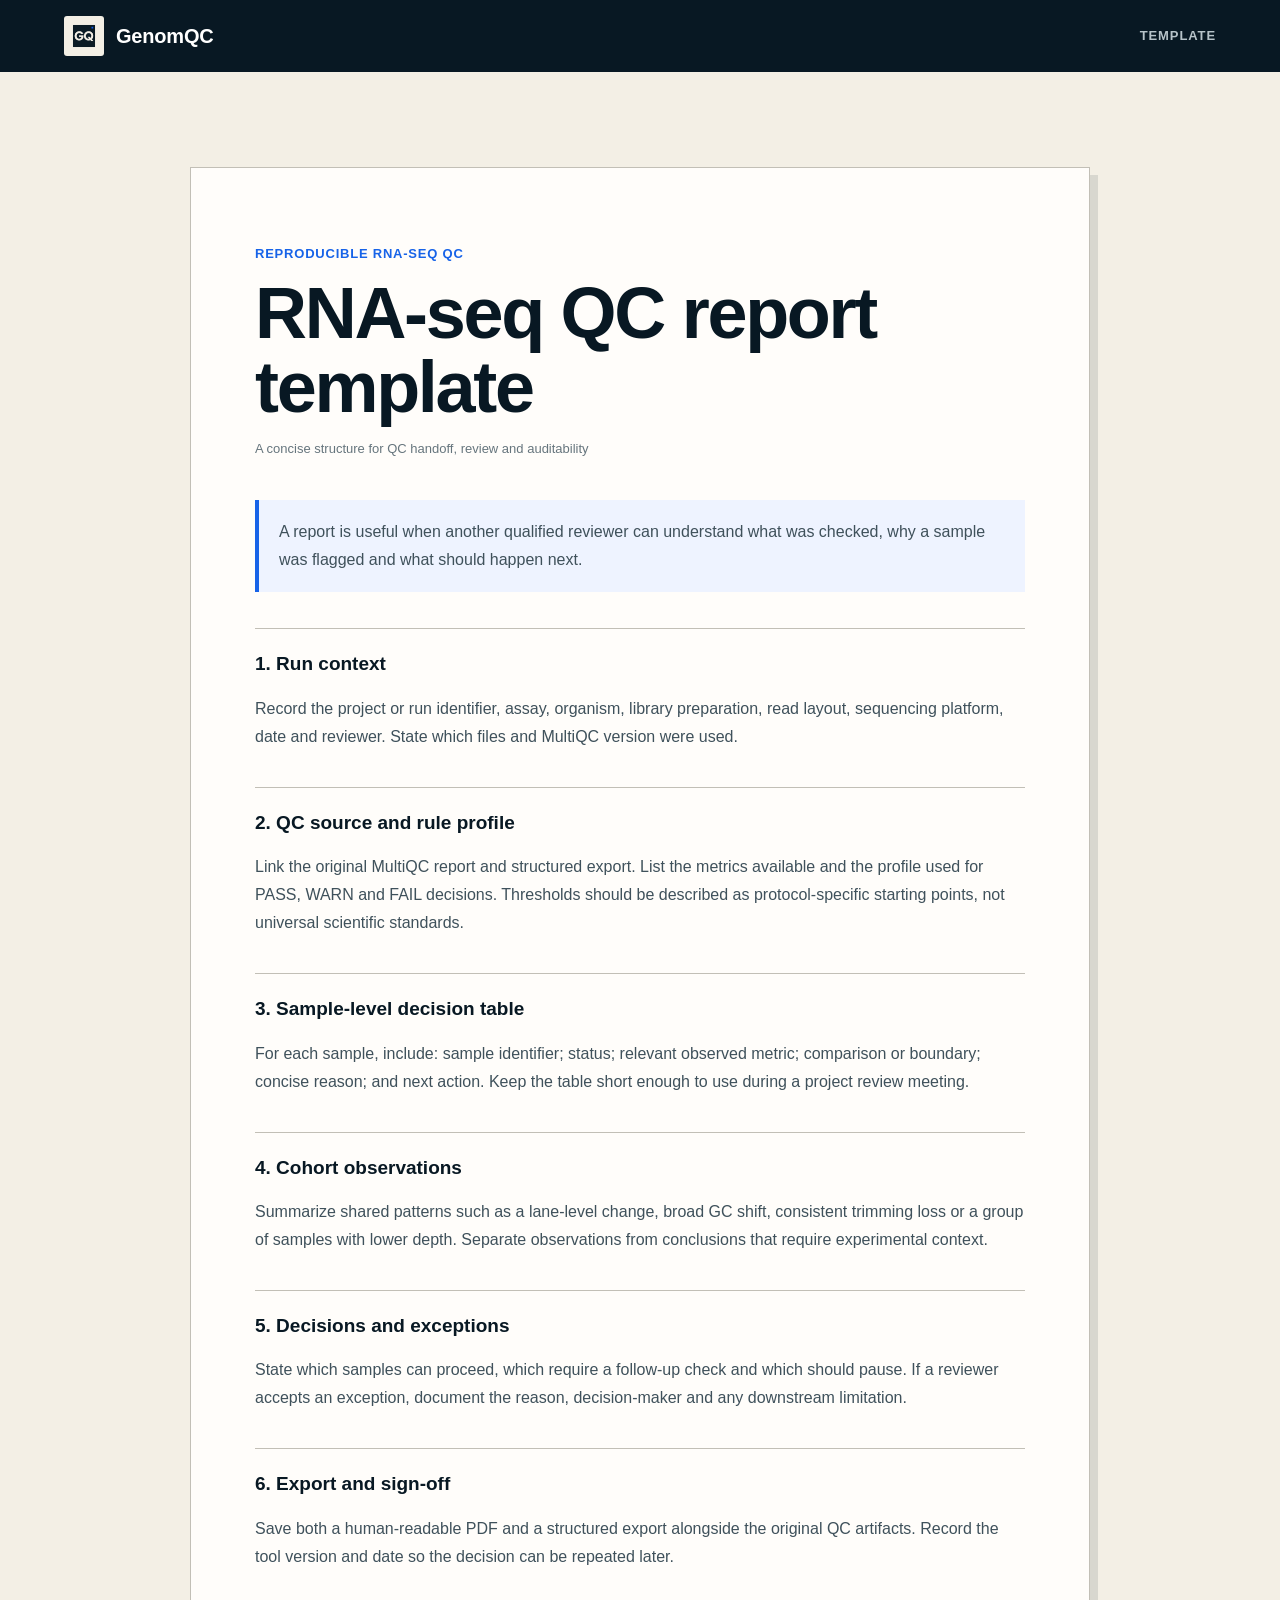
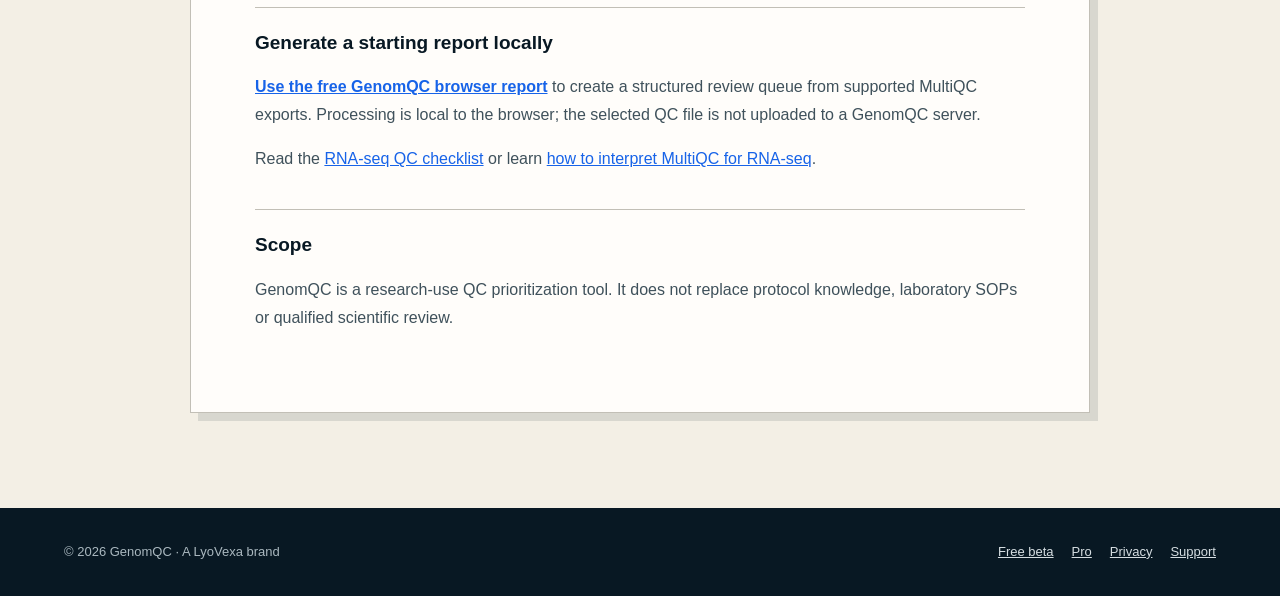
<file: docs/rna-seq-qc-report-template.html>
<!doctype html>
<html lang="en">
  <head>
    <meta charset="UTF-8" />
    <meta name="viewport" content="width=device-width,initial-scale=1" />
    <meta name="description" content="A practical RNA-seq QC report template for documenting source files, sample-level findings, decision rules and next actions." />
    <meta name="theme-color" content="#081823" />
    <meta property="og:type" content="article" />
    <meta property="og:title" content="RNA-seq QC report template | GenomQC" />
    <meta property="og:description" content="A clear structure for making RNA-seq quality-control decisions reviewable and reproducible." />
    <meta property="og:url" content="https://genomqc.pages.dev/rna-seq-qc-report-template" />
    <title>RNA-seq QC report template: a reproducible review structure | GenomQC</title>
    <link rel="canonical" href="https://genomqc.pages.dev/rna-seq-qc-report-template" />
    <link rel="icon" href="./assets/genomqc-logo.png" type="image/png" />
    <link rel="stylesheet" href="./assets/legal.css?v=20260912" />
  </head>
  <body>
    <header><a class="legal-brand" href="./" aria-label="GenomQC home"><img src="./assets/genomqc-logo.png" alt="" /> <span class="legal-wordmark">GenomQC</span></a><span class="page-label">TEMPLATE</span></header>
    <main>
      <p class="kicker">REPRODUCIBLE RNA-SEQ QC</p>
      <h1>RNA-seq QC report template</h1>
      <p class="updated">A concise structure for QC handoff, review and auditability</p>

      <p class="notice">A report is useful when another qualified reviewer can understand what was checked, why a sample was flagged and what should happen next.</p>

      <h2>1. Run context</h2>
      <p>Record the project or run identifier, assay, organism, library preparation, read layout, sequencing platform, date and reviewer. State which files and MultiQC version were used.</p>

      <h2>2. QC source and rule profile</h2>
      <p>Link the original MultiQC report and structured export. List the metrics available and the profile used for PASS, WARN and FAIL decisions. Thresholds should be described as protocol-specific starting points, not universal scientific standards.</p>

      <h2>3. Sample-level decision table</h2>
      <p>For each sample, include: sample identifier; status; relevant observed metric; comparison or boundary; concise reason; and next action. Keep the table short enough to use during a project review meeting.</p>

      <h2>4. Cohort observations</h2>
      <p>Summarize shared patterns such as a lane-level change, broad GC shift, consistent trimming loss or a group of samples with lower depth. Separate observations from conclusions that require experimental context.</p>

      <h2>5. Decisions and exceptions</h2>
      <p>State which samples can proceed, which require a follow-up check and which should pause. If a reviewer accepts an exception, document the reason, decision-maker and any downstream limitation.</p>

      <h2>6. Export and sign-off</h2>
      <p>Save both a human-readable PDF and a structured export alongside the original QC artifacts. Record the tool version and date so the decision can be repeated later.</p>

      <h2>Generate a starting report locally</h2>
      <p><a href="./"><strong>Use the free GenomQC browser report</strong></a> to create a structured review queue from supported MultiQC exports. Processing is local to the browser; the selected QC file is not uploaded to a GenomQC server.</p>
      <p>Read the <a href="./rna-seq-qc-checklist.html">RNA-seq QC checklist</a> or learn <a href="./how-to-interpret-multiqc-rnaseq.html">how to interpret MultiQC for RNA-seq</a>.</p>

      <h2>Scope</h2>
      <p>GenomQC is a research-use QC prioritization tool. It does not replace protocol knowledge, laboratory SOPs or qualified scientific review.</p>
    </main>
    <footer><span>© 2026 GenomQC · A LyoVexa brand</span><div><a href="./">Free beta</a><a href="./pro.html">Pro</a><a href="./privacy.html">Privacy</a><a href="mailto:genomqc@outlook.com">Support</a></div></footer>
    <!-- Cloudflare Web Analytics --><script type="module" src="https://static.cloudflareinsights.com/beacon.min.js" data-cf-beacon='{"token":"35f7cd3b60834b8f97886a4f97018d94"}'></script><!-- End Cloudflare Web Analytics -->
  </body>
</html>
</file>
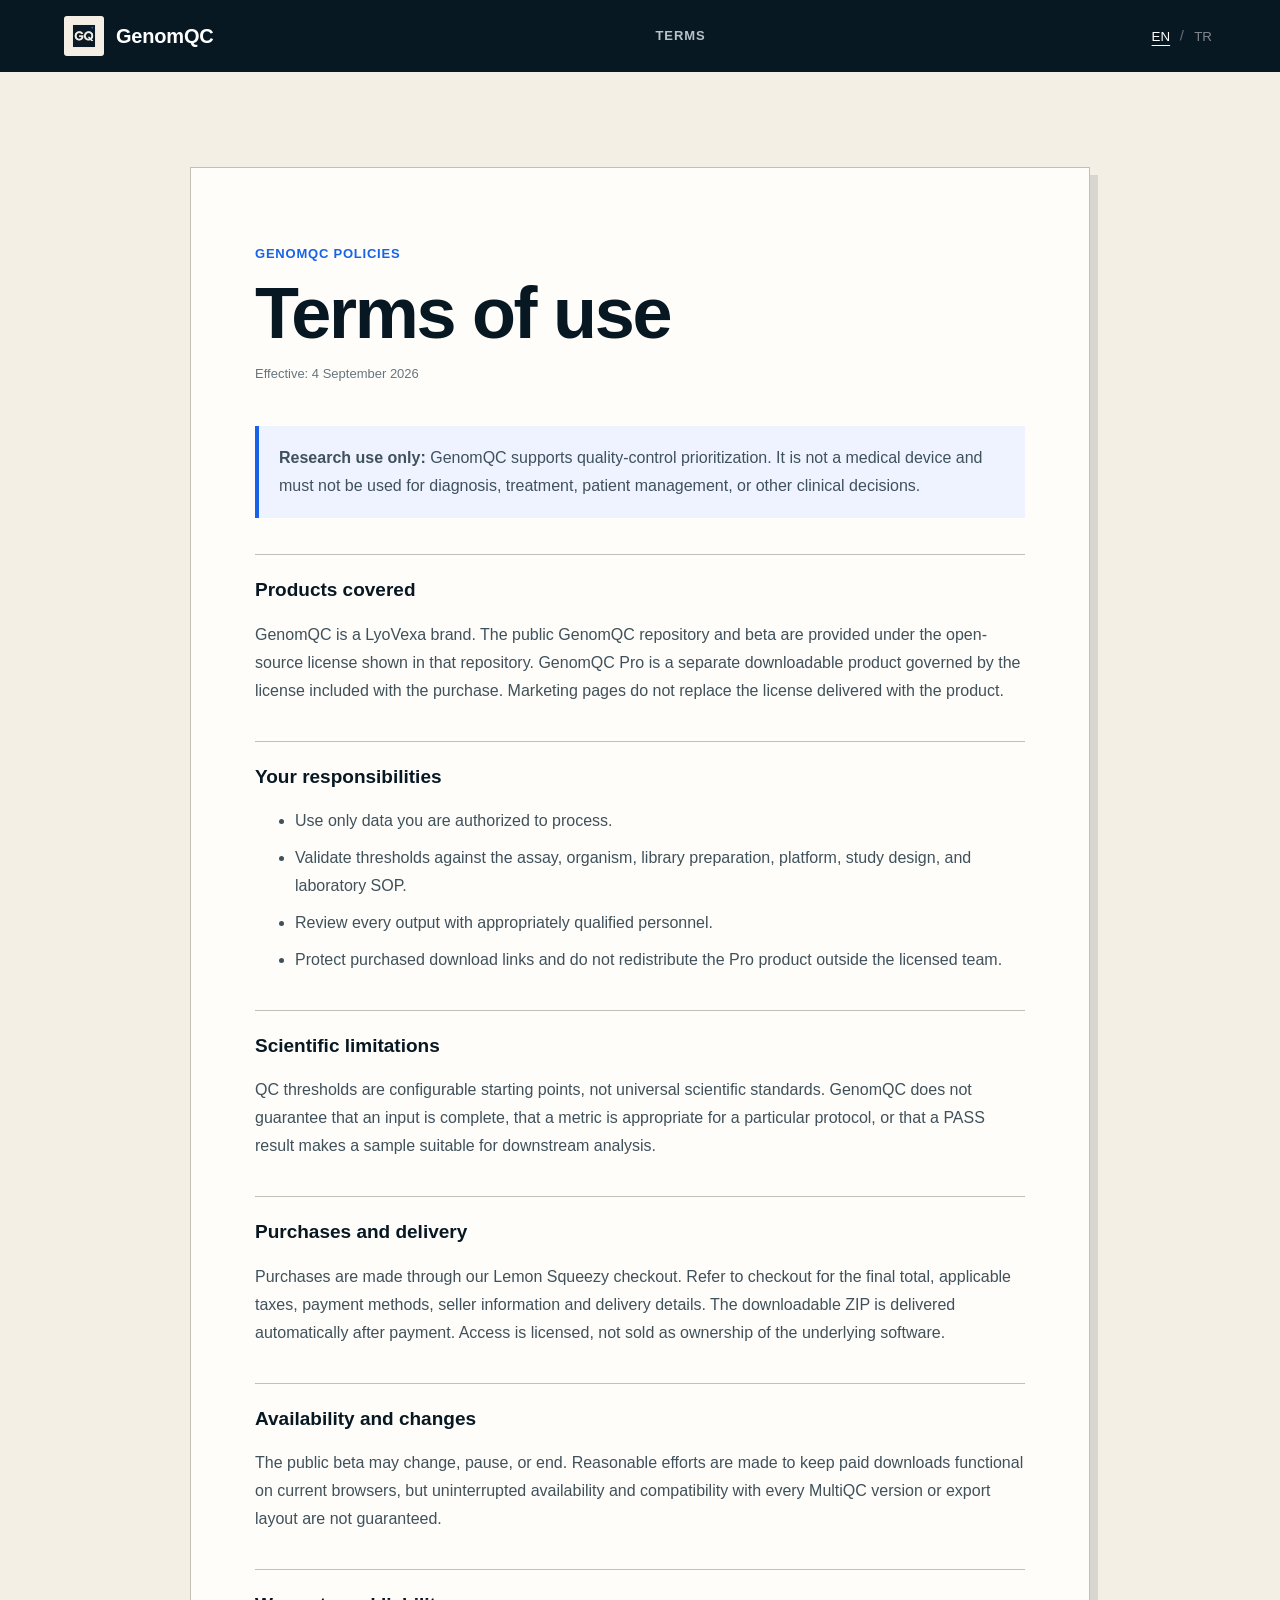
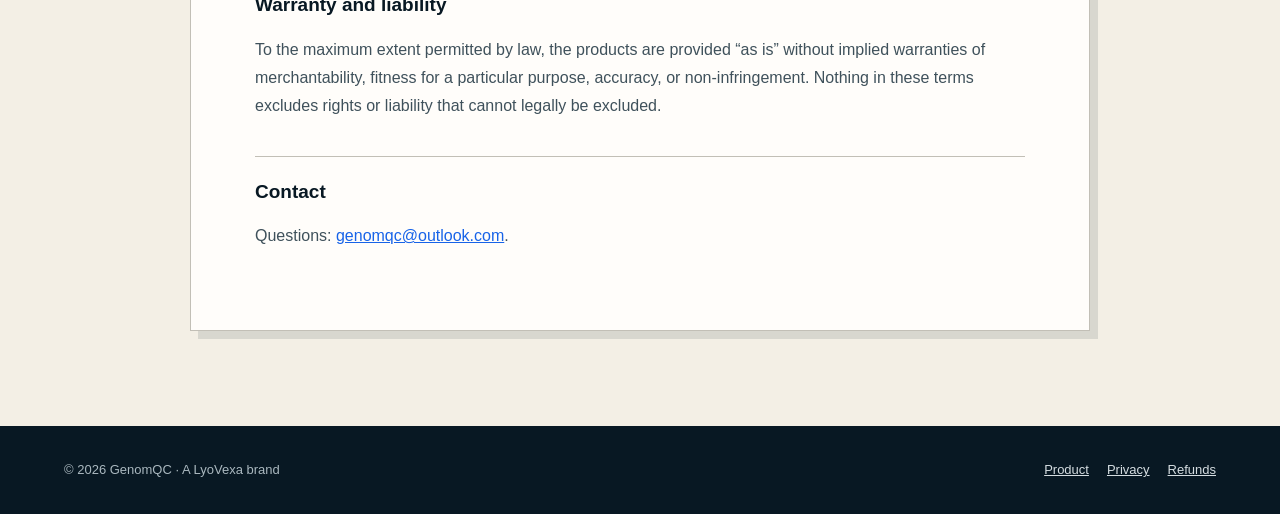
<file: docs/terms.html>
<!doctype html>
<html lang="en">
  <head>
    <meta charset="UTF-8" /><meta name="viewport" content="width=device-width,initial-scale=1" />
    <meta name="description" content="Terms for GenomQC products." /><meta name="theme-color" content="#f6f2e9" /><title>Terms — GenomQC</title>
    <link rel="canonical" href="https://genomqc.pages.dev/terms" />
    <link rel="stylesheet" href="./assets/legal.css?v=20260912" />
    <script src="./assets/i18n.js?v=20260906-5" defer></script>
  </head>
  <body>
    <header><a class="legal-brand" href="./" aria-label="GenomQC home"><img src="./assets/genomqc-logo.png" alt="" /> <span class="legal-wordmark">GenomQC</span></a><span class="page-label">TERMS</span></header>
    <main>
      <p class="kicker">GENOMQC POLICIES</p><h1>Terms of use</h1><p class="updated">Effective: 4 September 2026</p>
      <p class="notice"><strong>Research use only:</strong> GenomQC supports quality-control prioritization. It is not a medical device and must not be used for diagnosis, treatment, patient management, or other clinical decisions.</p>
      <h2>Products covered</h2>
      <p>GenomQC is a LyoVexa brand. The public GenomQC repository and beta are provided under the open-source license shown in that repository. GenomQC Pro is a separate downloadable product governed by the license included with the purchase. Marketing pages do not replace the license delivered with the product.</p>
      <h2>Your responsibilities</h2>
      <ul><li>Use only data you are authorized to process.</li><li>Validate thresholds against the assay, organism, library preparation, platform, study design, and laboratory SOP.</li><li>Review every output with appropriately qualified personnel.</li><li>Protect purchased download links and do not redistribute the Pro product outside the licensed team.</li></ul>
      <h2>Scientific limitations</h2>
      <p>QC thresholds are configurable starting points, not universal scientific standards. GenomQC does not guarantee that an input is complete, that a metric is appropriate for a particular protocol, or that a PASS result makes a sample suitable for downstream analysis.</p>
      <h2>Purchases and delivery</h2>
      <p>Purchases are made through our Lemon Squeezy checkout. Refer to checkout for the final total, applicable taxes, payment methods, seller information and delivery details. The downloadable ZIP is delivered automatically after payment. Access is licensed, not sold as ownership of the underlying software.</p>
      <h2>Availability and changes</h2>
      <p>The public beta may change, pause, or end. Reasonable efforts are made to keep paid downloads functional on current browsers, but uninterrupted availability and compatibility with every MultiQC version or export layout are not guaranteed.</p>
      <h2>Warranty and liability</h2>
      <p>To the maximum extent permitted by law, the products are provided “as is” without implied warranties of merchantability, fitness for a particular purpose, accuracy, or non-infringement. Nothing in these terms excludes rights or liability that cannot legally be excluded.</p>
      <h2>Contact</h2>
      <p>Questions: <a href="mailto:genomqc@outlook.com">genomqc@outlook.com</a>.</p>
    </main>
    <footer><span>© 2026 GenomQC · A LyoVexa brand</span><div><a href="./">Product</a><a href="./privacy.html">Privacy</a><a href="./refunds.html">Refunds</a></div></footer>
    <!-- Cloudflare Web Analytics --><script type="module" src="https://static.cloudflareinsights.com/beacon.min.js" data-cf-beacon='{"token":"35f7cd3b60834b8f97886a4f97018d94"}'></script><!-- End Cloudflare Web Analytics -->
  </body>
</html>
</file>
<file: docs/assets/app.css>
:root {
  --paper: #f3efe5;
  --paper-deep: #e8e2d4;
  --ink: #091923;
  --ink-soft: #52606a;
  --line: #b9b6ad;
  --blue: #145ee8;
  --orange: #ef5a34;
  --cyan: #35b9b3;
  --green: #28a66a;
  --yellow: #f0b429;
  --red: #e8514a;
  --white: #fffdf8;
  --radius: 3px;
  --font-body: Inter, ui-sans-serif, system-ui, -apple-system, BlinkMacSystemFont, "Segoe UI", sans-serif;
  --font-display: Georgia, "Times New Roman", serif;
  --font-mono: var(--font-body);
  color-scheme: light;
}
* { box-sizing: border-box; }

html { scroll-behavior: smooth; }

body {
  margin: 0;
  background: var(--paper);
  color: var(--ink);
  font-family: var(--font-body);
  -webkit-font-smoothing: antialiased;
}

a { color: inherit; }

button, input { font: inherit; }

button, a { -webkit-tap-highlight-color: transparent; }

.visually-hidden {
  position: absolute !important;
  width: 1px;
  height: 1px;
  padding: 0;
  margin: -1px;
  overflow: hidden;
  clip: rect(0, 0, 0, 0);
  white-space: nowrap;
  border: 0;
}

.site-header {
  position: sticky;
  top: 0;
  z-index: 20;
  height: 68px;
  display: flex;
  align-items: center;
  justify-content: space-between;
  padding: 0 clamp(20px, 4vw, 64px);
  background: color-mix(in srgb, var(--paper) 92%, transparent);
  border-bottom: 1px solid var(--line);
  backdrop-filter: blur(12px);
}

.brand {
  display: flex;
  align-items: center;
  gap: 10px;
  font-weight: 800;
  letter-spacing: -0.02em;
  text-decoration: none;
}

.brand-mark {
  display: grid;
  place-items: center;
  width: 34px;
  height: 34px;
  background: var(--ink);
  color: var(--paper);
  font-size: 12px;
  letter-spacing: 0.04em;
}

nav { display: flex; align-items: center; gap: 28px; }

nav a {
  font-size: 13px;
  font-weight: 700;
  text-decoration: none;
}

nav a:hover, nav a:focus-visible { color: var(--blue); }

.nav-github {
  padding: 10px 14px;
  border: 1px solid var(--ink);
}

.hero {
  min-height: calc(100vh - 68px);
  display: grid;
  grid-template-columns: minmax(0, 1.05fr) minmax(420px, 0.95fr);
  gap: clamp(40px, 7vw, 110px);
  align-items: center;
  padding: clamp(64px, 9vw, 126px) clamp(20px, 5vw, 80px);
  border-bottom: 1px solid var(--line);
  background-image:
    linear-gradient(rgba(9,25,35,.035) 1px, transparent 1px),
    linear-gradient(90deg, rgba(9,25,35,.035) 1px, transparent 1px);
  background-size: 32px 32px;
}

.hero-copy { max-width: 730px; }

.eyebrow,
.section-index,
.card-kicker,
.overall-label,
.plan-name {
  margin: 0;
  font-family: var(--font-mono);
  font-size: 12px;
  line-height: 1.45;
  letter-spacing: .075em;
  text-transform: uppercase;
  font-weight: 800;
}

.eyebrow { display: flex; align-items: center; gap: 9px; color: var(--blue); }

.pulse {
  width: 8px;
  height: 8px;
  border-radius: 50%;
  background: var(--green);
  box-shadow: 0 0 0 5px rgba(40,166,106,.13);
}

h1, h2, h3, p { margin-top: 0; }

h1 {
  margin: 24px 0 26px;
  font-family: var(--font-display);
  font-size: clamp(54px, 7vw, 105px);
  line-height: .91;
  letter-spacing: -.065em;
  font-weight: 500;
}

h1 em { color: var(--orange); font-weight: 500; }

.lede {
  max-width: 650px;
  font-size: clamp(18px, 1.6vw, 23px);
  line-height: 1.55;
  color: #354752;
}

.trust-row { display: flex; flex-wrap: wrap; gap: 10px 24px; margin-top: 38px; }

.trust-row span { font-size: 13px; font-weight: 700; }

.trust-row span::before { content: "✓"; margin-right: 7px; color: var(--green); }
.hero-pilot-link { display: inline-block; margin-top: 22px; color: var(--blue); font-size: 14px; font-weight: 850; text-underline-offset: 4px; }

.upload-card {
  position: relative;
  padding: clamp(22px, 3vw, 38px);
  background: var(--white);
  border: 1px solid var(--ink);
  box-shadow: 12px 12px 0 var(--blue);
}

.card-topline, .section-heading, .report-status, footer {
  display: flex;
  align-items: flex-start;
  justify-content: space-between;
  gap: 24px;
}

.card-kicker { color: var(--blue); }

.card-topline h2 { margin: 7px 0 0; font-size: 22px; letter-spacing: -.025em; }

.local-pill {
  padding: 6px 8px;
  background: #e0f5eb;
  color: #18764a;
  font: 700 12px/1.2 var(--font-body);
  letter-spacing: .12em;
}

.drop-zone {
  min-height: 255px;
  margin: 28px 0 16px;
  padding: 34px;
  display: flex;
  flex-direction: column;
  align-items: center;
  justify-content: center;
  text-align: center;
  border: 1px dashed #7f898f;
  background: #f7f5ef;
  cursor: pointer;
  transition: .18s ease;
}

.drop-zone:hover, .drop-zone:focus-within, .drop-zone.is-dragging {
  border-color: var(--blue);
  background: #eef3ff;
  transform: translateY(-2px);
}

.upload-icon {
  display: grid;
  place-items: center;
  width: 46px;
  height: 46px;
  margin-bottom: 18px;
  border: 1px solid var(--ink);
  border-radius: 50%;
  font-size: 25px;
}

.drop-zone strong { font-size: 17px; }
.drop-zone > span:not(.upload-icon) { margin-top: 5px; color: var(--ink-soft); font-size: 14px; }
.drop-zone small { margin-top: 15px; color: #6b7479; font: 600 13px/1.4 var(--font-body); }

.upload-actions { display: grid; grid-template-columns: 1fr 1fr; gap: 10px; }

.button {
  min-height: 46px;
  display: inline-flex;
  align-items: center;
  justify-content: center;
  padding: 11px 17px;
  border: 1px solid transparent;
  border-radius: var(--radius);
  font-size: 13px;
  font-weight: 800;
  text-decoration: none;
  cursor: pointer;
  transition: transform .15s ease, box-shadow .15s ease, background .15s ease;
}

.button:hover, .button:focus-visible { transform: translateY(-2px); }

.button-primary { background: var(--blue); color: white; box-shadow: 4px 4px 0 var(--ink); }
.button-ghost { border-color: var(--line); background: transparent; color: var(--ink); }
.button-dark { width: 100%; background: var(--ink); color: white; }
.button-light { background: var(--white); color: var(--ink); }
.button-outline-light { border-color: #8a969d; background: transparent; color: white; }

.privacy-note, .error-message {
  margin: 16px 0 0;
  font-size: 12px;
  color: var(--ink-soft);
}

.privacy-note span { color: var(--green); margin-right: 5px; }
.error-message { padding: 10px 12px; background: #fee8e5; color: #9a2822; }

.report-section {
  padding: clamp(70px, 8vw, 115px) clamp(20px, 5vw, 80px);
  background: var(--ink);
  color: white;
}

.section-heading h2 {
  margin: 9px 0 5px;
  font-family: var(--font-display);
  font-size: clamp(38px, 5vw, 68px);
  line-height: 1;
  letter-spacing: -.045em;
  font-weight: 500;
}

.report-provenance { display: flex; flex-wrap: wrap; align-items: center; gap: 8px 13px; margin-top: 10px; }
.report-provenance p { margin: 0; color: #96a4ad; font-size: 13px; }
.report-provenance p + p::before { content: "·"; margin-right: 13px; color: #52646f; }
.demo-pill { padding: 5px 7px; border: 1px solid #536570; color: #b9c7ce; font: 700 12px/1.2 var(--font-body); letter-spacing: .06em; }
.section-index { color: var(--cyan); }
.report-actions { display: flex; gap: 10px; padding-top: 12px; }

.report-status {
  margin-top: 50px;
  padding: 26px 0;
  border-top: 1px solid #40505a;
  border-bottom: 1px solid #40505a;
}

.overall-block { min-width: 190px; }
.overall-label { display: block; margin-bottom: 11px; color: #8999a3; }

.status-badge {
  display: inline-flex;
  align-items: center;
  gap: 7px;
  padding: 7px 10px;
  font: 700 13px/1.2 var(--font-body);
  letter-spacing: .08em;
}

.status-badge::before { content: ""; width: 7px; height: 7px; border-radius: 50%; background: currentColor; }
.status-pass { background: rgba(40,166,106,.18); color: #69e2a5; }
.status-warn { background: rgba(240,180,41,.18); color: #ffd369; }
.status-fail { background: rgba(232,81,74,.18); color: #ff8b85; }

.metric-grid { flex: 1; display: grid; grid-template-columns: repeat(4, 1fr); gap: 1px; background: #40505a; }
.metric { padding: 10px 20px; background: var(--ink); }
.metric strong { display: block; font: 500 clamp(27px, 3vw, 44px)/1 var(--font-display); }
.metric span { display: block; margin-top: 7px; color: #94a3ac; font-size: 11px; text-transform: uppercase; letter-spacing: .08em; }

.decision-gate {
  display: grid;
  grid-template-columns: minmax(220px, .8fr) minmax(260px, 1.3fr) minmax(260px, .9fr);
  gap: 30px;
  align-items: center;
  margin-top: 18px;
  padding: 22px 24px;
  border: 1px solid #6c4c26;
  background: #241f16;
}
.decision-gate.is-pass { border-color: #285f49; background: #10271f; }
.decision-gate.is-warn { border-color: #6c4c26; background: #241f16; }
.decision-gate.is-fail { border-color: #773f3b; background: #2a1919; }
.decision-gate .card-kicker { margin-bottom: 8px; color: #c5a664; }
.decision-gate.is-pass .card-kicker { color: #69e2a5; }
.decision-gate.is-fail .card-kicker { color: #ff8b85; }
.decision-gate strong { font-size: 18px; }
.decision-gate > p { margin: 0; color: #c8d0d4; line-height: 1.55; }
.gate-meta { display: flex; justify-content: flex-end; gap: 24px; }
.gate-meta span { max-width: 120px; color: #8999a3; font-size: 11px; line-height: 1.45; text-transform: uppercase; letter-spacing: .06em; }
.gate-meta b { display: block; margin-bottom: 4px; color: white; font: 500 27px/1 var(--font-display); letter-spacing: 0; }

.insight-grid { display: grid; grid-template-columns: 1fr 1fr; gap: 18px; margin-top: 30px; }
.insight-card { min-height: 240px; padding: 28px; border: 1px solid #40505a; }
.insight-card .card-kicker { color: var(--cyan); }
.insight-card ul, .insight-card ol { margin: 22px 0 0; padding-left: 20px; color: #d5dcdf; line-height: 1.6; }
.insight-card li + li { margin-top: 10px; }
.accent-card { background: var(--blue); border-color: var(--blue); }
.accent-card .card-kicker, .accent-card ol { color: white; }

.table-wrap { margin-top: 30px; overflow-x: auto; border: 1px solid #40505a; }
table { width: 100%; min-width: 930px; border-collapse: collapse; font-size: 13px; }
th, td { padding: 16px 14px; text-align: left; border-bottom: 1px solid #34454f; }
th { color: #8fa0a9; font: 700 12px/1.3 var(--font-body); letter-spacing: .06em; text-transform: uppercase; }
tbody tr:last-child td { border-bottom: 0; }
tbody tr:hover { background: rgba(255,255,255,.035); }
.value-muted { color: #768791; }

.review-queue-section { margin-top: 48px; }
.subsection-heading { display: flex; justify-content: space-between; gap: 30px; align-items: end; }
.subsection-heading h3, .policy-panel h3, .report-upgrade h3 { margin: 8px 0 0; font: 500 30px/1.1 var(--font-display); letter-spacing: -.025em; }
.subsection-heading > p { max-width: 560px; margin: 0; color: #9eabb2; font-size: 14px; line-height: 1.6; }
.review-queue { display: grid; grid-template-columns: repeat(2, minmax(0, 1fr)); gap: 14px; margin-top: 22px; }
.review-item { padding: 22px; border: 1px solid #40505a; background: #0d202c; }
.review-item.is-fail { border-top: 3px solid var(--red); }
.review-item.is-warn { border-top: 3px solid var(--yellow); }
.review-item-head { display: flex; justify-content: space-between; gap: 18px; align-items: center; }
.review-item-head h4 { margin: 0; font-size: 17px; }
.review-item h5 { margin: 20px 0 8px; color: #91a1aa; font: 700 12px/1.3 var(--font-body); letter-spacing: .06em; text-transform: uppercase; }
.review-item ul { margin: 0; padding-left: 18px; color: #d5dcdf; font-size: 13px; line-height: 1.55; }
.review-item li + li { margin-top: 6px; }
.review-action { margin: 16px 0 0; padding-top: 14px; border-top: 1px solid #34454f; color: white; font-size: 13px; line-height: 1.55; }
.review-action strong { color: var(--cyan); }
.review-empty { grid-column: 1 / -1; padding: 28px; border: 1px solid #285f49; color: #b9dcca; }

.policy-panel {
  display: grid;
  grid-template-columns: .75fr 1.25fr;
  gap: 50px;
  margin-top: 56px;
  padding: 34px;
  border: 1px solid #40505a;
  background: #10232f;
}
.policy-intro > p:last-child { margin: 16px 0 0; color: #9eabb2; font-size: 13px; line-height: 1.65; }
.threshold-grid { display: grid; grid-template-columns: repeat(2, 1fr); gap: 1px; margin: 0; background: #40505a; }
.threshold-rule { padding: 16px 18px; background: #10232f; }
.threshold-rule dt { color: #91a1aa; font: 700 12px/1.3 var(--font-body); letter-spacing: .06em; text-transform: uppercase; }
.threshold-rule dd { margin: 6px 0 0; color: white; font-size: 14px; font-weight: 750; }

.report-upgrade {
  display: grid;
  grid-template-columns: 1fr auto;
  gap: 40px;
  align-items: center;
  margin-top: 22px;
  padding: 30px 34px;
  background: var(--white);
  color: var(--ink);
}
.report-upgrade .card-kicker { color: var(--blue); }
.report-upgrade p:last-child { max-width: 680px; margin: 12px 0 0; color: var(--ink-soft); line-height: 1.55; }
.report-upgrade .button { min-width: 170px; }

.method-section { padding: clamp(70px, 8vw, 115px) clamp(20px, 5vw, 80px); }
.light-heading { align-items: end; }
.light-heading .section-index { color: var(--blue); }
.light-heading > p { max-width: 560px; margin: 0 0 5px; color: var(--ink-soft); line-height: 1.7; }

.method-grid { display: grid; grid-template-columns: repeat(3, 1fr); margin-top: 55px; border-top: 1px solid var(--ink); border-bottom: 1px solid var(--ink); }
.method-grid article { min-height: 245px; padding: 28px 34px; border-right: 1px solid var(--line); }
.method-grid article:last-child { border-right: 0; }
.method-grid article > span { color: var(--blue); font: 700 13px/1.2 var(--font-body); }
.method-grid h3 { margin: 48px 0 10px; font-size: 24px; }
.method-grid p { color: var(--ink-soft); line-height: 1.6; }

.case-strip {
  display: grid;
  grid-template-columns: 1.1fr 1fr auto;
  gap: 40px;
  align-items: center;
  margin-top: 55px;
  padding: 36px;
  background: var(--white);
  border: 1px solid var(--line);
}
.case-strip h3 { margin: 8px 0 0; font-size: 22px; }
.case-stats { display: grid; grid-template-columns: repeat(3, 1fr); gap: 20px; }
.case-stats span { color: var(--ink-soft); font-size: 12px; }
.case-stats strong { display: block; color: var(--ink); font: 500 26px/1.2 var(--font-display); }
.text-link { font-size: 13px; font-weight: 800; color: var(--blue); }

.pilot-section {
  display: grid;
  grid-template-columns: .82fr 1.18fr;
  gap: clamp(40px, 8vw, 120px);
  padding: clamp(70px, 8vw, 110px) clamp(20px, 5vw, 80px);
  background: var(--ink);
  color: white;
}
.pilot-copy .section-index { color: var(--cyan); }
.pilot-copy h2 { margin: 12px 0 22px; font: 500 clamp(40px, 5vw, 68px)/.98 var(--font-display); letter-spacing: -.045em; }
.pilot-copy > p:last-child { max-width: 590px; margin: 0; color: #b8c3c9; line-height: 1.7; }
.pilot-panel { align-self: center; padding: clamp(24px, 4vw, 38px); border: 1px solid #42545f; background: #10232f; }
.pilot-steps { display: grid; grid-template-columns: repeat(3, 1fr); gap: 1px; background: #42545f; }
.pilot-steps > div { min-height: 172px; padding: 22px; background: #10232f; }
.pilot-steps span { display: block; color: var(--cyan); font: 700 13px/1.2 var(--font-body); }
.pilot-steps strong { display: block; margin-top: 28px; font-size: 18px; }
.pilot-steps small { display: block; margin-top: 10px; color: #a9b6bd; font-size: 13px; line-height: 1.55; }
.pilot-button { width: 100%; margin-top: 18px; }
.pilot-note { margin: 13px 0 0; color: #8fa0a9; font-size: 12px; line-height: 1.55; }

.pricing-section {
  display: grid;
  grid-template-columns: .65fr 1.35fr;
  gap: clamp(40px, 8vw, 120px);
  padding: clamp(70px, 8vw, 115px) clamp(20px, 5vw, 80px);
  background: var(--orange);
}
.pricing-intro .section-index { color: var(--ink); }
.pricing-intro h2 { margin: 12px 0 22px; font: 500 clamp(40px, 5vw, 68px)/.98 var(--font-display); letter-spacing: -.045em; }
.pricing-intro > p:last-child { max-width: 560px; line-height: 1.7; }
.pricing-grid { display: grid; grid-template-columns: 1fr 1.12fr; gap: 16px; align-items: stretch; }
.price-card { position: relative; padding: 30px; background: var(--paper); border: 1px solid var(--ink); }
.featured-price { background: var(--white); box-shadow: 8px 8px 0 var(--ink); }
.soon-label { position: absolute; top: 0; right: 0; padding: 7px 9px; background: var(--ink); color: white; font: 700 12px/1.2 var(--font-body); letter-spacing: .06em; }
.price { min-height: 60px; margin: 18px 0 24px; }
.price strong { font: 500 50px/1 var(--font-display); }
.price span { color: var(--ink-soft); font-size: 12px; }
.price-card ul { min-height: 128px; margin: 0 0 24px; padding-left: 20px; line-height: 1.7; font-size: 14px; }
.price-card small { display: block; margin-top: 13px; color: var(--ink-soft); line-height: 1.5; }
.product-details-link { display: inline-block; margin-top: 14px; color: var(--blue); font-size: 12px; font-weight: 800; }
.service-price {
  grid-column: 1 / -1;
  display: grid;
  grid-template-columns: .72fr 1fr .78fr;
  gap: 30px;
  align-items: center;
  background: var(--ink);
  color: white;
  border-color: var(--ink);
}
.service-price .price { min-height: 0; margin-bottom: 0; }
.service-price .price strong { font-size: 42px; }
.service-price .price span, .service-price small { color: #9ba9b1; }
.service-price ul { min-height: 0; margin: 0; }
.service-action .button { width: 100%; background: var(--blue); }

.disclaimer { display: flex; gap: 30px; padding: 28px clamp(20px, 5vw, 80px); background: #dcd7ca; border-top: 1px solid var(--line); }
.disclaimer strong { min-width: 210px; }
.disclaimer p { max-width: 900px; margin: 0; color: var(--ink-soft); line-height: 1.6; }

footer { padding: 40px clamp(20px, 5vw, 80px); background: var(--ink); color: white; }
footer > div { display: flex; gap: 15px; }
footer span, footer a { color: #9ba9b1; font-size: 13px; text-decoration: none; }
.footer-meta { flex-wrap: wrap; justify-content: flex-end; }
.footer-meta a:hover, .footer-meta a:focus-visible { color: white; text-decoration: underline; }

@media (max-width: 980px) {
  .hero { grid-template-columns: 1fr; }
  .upload-card { max-width: 720px; }
  .section-heading, .light-heading { align-items: flex-start; }
  .light-heading > p { max-width: none; }
  .method-grid, .pilot-section, .pricing-section { grid-template-columns: 1fr; }
  .case-strip { grid-template-columns: 1fr; }
  .pricing-grid { max-width: 760px; }
  .decision-gate, .policy-panel { grid-template-columns: 1fr; }
  .gate-meta { justify-content: flex-start; }
  .service-price { grid-template-columns: 1fr; }
  .pilot-steps { grid-template-columns: 1fr; }
  .pilot-steps > div { min-height: 0; }
  .pilot-steps strong { margin-top: 14px; }
}

@media (max-width: 700px) {
  .site-header { height: 60px; }
  nav a:not(.nav-github) { display: none; }
  .hero { min-height: auto; padding-top: 65px; }
  h1 { font-size: clamp(50px, 18vw, 76px); }
  .upload-card { box-shadow: 7px 7px 0 var(--blue); }
  .drop-zone { min-height: 220px; padding: 24px; }
  .upload-actions, .insight-grid, .pricing-grid, .review-queue, .threshold-grid { grid-template-columns: 1fr; }
  .section-heading, .report-status, footer, .disclaimer { flex-direction: column; }
  .report-actions { width: 100%; }
  .report-actions .button { flex: 1; }
  .metric-grid { width: 100%; grid-template-columns: 1fr 1fr; }
  .overall-block { min-width: 0; }
  .method-grid { border-top: 0; }
  .method-grid article { min-height: auto; border: 0; border-top: 1px solid var(--line); padding: 28px 0; }
  .method-grid h3 { margin-top: 24px; }
  .case-stats { grid-template-columns: 1fr 1fr 1fr; }
  .disclaimer strong { min-width: 0; }
  .subsection-heading, .report-upgrade { display: flex; flex-direction: column; align-items: flex-start; }
  .report-upgrade .button { width: 100%; }
  .report-provenance p + p::before { display: none; }
}

@media print {
  .site-header, .hero, .method-section, .pilot-section, .pricing-section, .disclaimer, footer, .report-actions, .report-upgrade { display: none !important; }
  .report-section { padding: 20px; background: white; color: black; }
  .report-heading > div:first-child > p:last-child, .metric span, .insight-card ul, .insight-card ol { color: #333; }
  .metric-grid { background: #bbb; }
  .metric { background: white; }
  .insight-card, .table-wrap { border-color: #aaa; }
  th, td { border-color: #ddd; color: black; }
  .accent-card { background: #eef3ff; }
  .status-pass { color: #137945; }
  .status-warn { color: #8b6100; }
  .status-fail { color: #9f2c27; }
  .decision-gate, .policy-panel, .review-item { background: white; color: black; border-color: #aaa; }
  .decision-gate > p, .subsection-heading > p, .policy-intro > p:last-child, .review-item ul { color: #333; }
  .threshold-grid { background: #bbb; }
  .threshold-rule { background: white; }
  .threshold-rule dd, .gate-meta b { color: black; }
}
</file>
<file: docs/assets/refinement.css>
/* Shared, restrained presentation for the public report and Pro pages. */
.skip-link { position:fixed; top:12px; left:12px; z-index:100; padding:12px 18px; background:#fff; color:#091923; border:2px solid #145bea; transform:translateY(-180%); }
.skip-link:focus { transform:none; }
/* Shared readability pass: metadata may be quiet, never microscopic. */
body { font-size:16px; }
.site-header, .pro-nav { min-height:72px; }
.site-header nav a, .pro-nav nav a { font-size:14px; }
.eyebrow, .section-index, .card-kicker, .overall-label, .plan-name,
.report-section .kicker, .pro-hero .kicker, .features .kicker, .workflow .kicker,
.license-card .kicker, .setup-offer .kicker, .faq .kicker {
  font-family:var(--font-body) !important;
  font-size:14px !important;
  font-weight:700 !important;
  letter-spacing:.03em !important;
  text-transform:none !important;
}
.eyebrow, .card-kicker, .section-index, .plan-name, .kicker { font-size:13px; }
.report-provenance p, .metric span, .gate-meta span, .pilot-note, .case-stats span { font-size:13px; }
.report-section table { font-size:14px; }
.price-card ul, .feature-grid p, .pilot-steps small { font-size:15px; }
.input-help { display:flex; justify-content:space-between; flex-wrap:wrap; gap:6px 12px; font-size:13px; line-height:1.6; color:#52606a; margin:12px 0 0; }
.input-help a { color:#145bea; text-underline-offset:3px; }
.button:disabled { opacity:.6; cursor:wait; }
.evidence-panel { margin:24px 0; border:1px solid #42545f; border-radius:12px; padding:18px 22px; color:#e5edf1; }
.evidence-panel summary { cursor:pointer; font-size:15px; font-weight:500; line-height:1.6; }
.evidence-panel > p { max-width:880px; font-size:14px; color:#c4d0d8; line-height:1.7; }
.evidence-metrics { display:grid; grid-template-columns:repeat(6,minmax(0,1fr)); gap:16px; margin:22px 0; }
.evidence-metrics dt { font-size:14px; color:#c4d0d8; }
.evidence-metrics dd { margin:6px 0 0; font-size:20px; font-variant-numeric:tabular-nums; }
.evidence-metrics .is-partial dd,.evidence-missing { color:#f6d28b; }
.sample-toolbar { display:flex; gap:16px; flex-wrap:wrap; align-items:flex-end; margin:32px 0 14px; }
.sample-toolbar label { display:grid; gap:8px; font-size:14px; color:#c4d0d8; }
.sample-toolbar input,.sample-toolbar select { min-height:44px; padding:10px 12px; background:#1c303d; border:1px solid #536977; border-radius:8px; color:#fff; font:400 16px/1.4 var(--font-body); }
.sample-toolbar input { width:250px; max-width:100%; }
.sample-toolbar input::placeholder { color:#b3c0c9; }
.sample-toolbar select { min-width:165px; }
.sample-toolbar p { margin:0 0 10px auto; font-size:14px; color:#b8c8d1; }
.sample-toolbar input:focus-visible,.sample-toolbar select:focus-visible,.table-wrap:focus-visible,.evidence-panel summary:focus-visible { outline:3px solid #739bf0; outline-offset:4px; }
.empty-result { text-align:center; padding:30px; }
#sample-table td:first-child { max-width:240px; overflow-wrap:anywhere; }
#sample-table td:nth-child(8) { white-space:nowrap; font-size:14px; }
#sample-table td { font-variant-numeric:tabular-nums; }
@media(max-width:700px) {
  .evidence-metrics { grid-template-columns:repeat(3,minmax(0,1fr)); }
  .sample-toolbar label { flex:1 1 150px; }
  .sample-toolbar input,.sample-toolbar select { width:100%; min-width:0; }
  .sample-toolbar p { width:100%; margin:0; }
  .evidence-panel { padding:16px; }
}

/* Final type scale overrides are intentionally conservative and apply across breakpoints. */
.trust-row span, .price-card ul, .feature-grid p, .pilot-steps small,
.report-provenance p, .review-item ul, .review-action, .policy-intro > p:last-child,
.case-stats span, footer span, footer a { font-size:14px; }
.metric span, .gate-meta span, .pilot-note, .product-details-link { font-size:13px; }
@media (max-width:700px) {
  .site-header nav a, .pro-nav nav a { font-size:14px; }
  .feature-grid p, .price-card ul, .pilot-steps small { font-size:15px; }
}
@media print {
  .skip-link,.sample-toolbar { display:none !important; }
  .evidence-panel { color:#091923; border-color:#aaa; break-inside:avoid; }
  .evidence-panel > p,.evidence-metrics dt { color:#333; }
  .evidence-metrics .is-partial dd,.evidence-missing { color:#755000; }
  .table-wrap { overflow:visible; }
  table { min-width:0; width:100%; }
  th,td { white-space:normal; font-size:9pt; padding:6px; }
}
@media screen {
  :root { --paper:#faf9f6; --white:#fff; --paper-deep:#eeefec; --line:#dedfdb; --blue:#145bea; --orange:#145bea; }
  body { line-height:1.6; }
  .site-header,.pro-nav { min-height:76px; height:auto; gap:32px; padding-block:16px; background:rgba(255,255,255,.96); color:var(--ink); border-bottom:1px solid var(--line); }
  .site-header .brand,.pro-nav .brand { flex-shrink:0; color:var(--ink); letter-spacing:0; gap:12px; }
  .brand-mark,.pro-nav .brand > span { border-radius:9px; }
  .site-header .brand .brand-logo-frame,.pro-nav .brand .brand-logo-frame { position:relative; display:block; width:44px; height:44px; overflow:hidden; flex-shrink:0; border-radius:7px; margin:0; background:#091923; }
  .brand-logo-frame .brand-logo { position:absolute; display:block; width:184%; height:184%; max-width:none; left:-42%; top:-42%; margin:0; }
  .site-header .brand .brand-wordmark,.pro-nav .brand .brand-wordmark { display:block; width:auto; height:auto; margin:0; background:none; color:#263239; font-family:"Segoe UI",Arial,sans-serif; font-size:19px; line-height:1.3; font-weight:400; letter-spacing:.01em; }
  .pro-nav .brand { gap:13px; }
  .pro-nav .brand strong { margin-left:2px; color:#627077; font:500 12px/1.3 "Segoe UI",Arial,sans-serif; letter-spacing:.1em; }
  .hero h1 em,.pro-hero h1 em { color:inherit; }
  .pro-hero h1 { font-family:Georgia,"Times New Roman",serif; font-weight:400; line-height:1.08; letter-spacing:-.03em; }
  .pro-hero h1 em { font-weight:400; font-style:italic; }
  .card-topline h2,.method-grid h3,.feature-grid h3,.faq summary { font-weight:500; }
  .eyebrow,.hero-copy .section-index,.method-section .section-index,.pricing-section .section-index,.pro-hero .kicker,.features .kicker { color:#657077; }
  .site-header nav,.pro-nav nav { margin-left:auto; gap:24px; flex-wrap:wrap; }
  .site-header nav a,.pro-nav nav a { font-size:14px; font-weight:600; color:#445362; }
  .site-header .genomqc-language-switch,.pro-nav .genomqc-language-switch { margin-left:0; gap:8px; font-size:14px; }
  .nav-github,.nav-button { border:1px solid var(--line); border-radius:8px; }
  .hero,.pro-hero { min-height:auto; padding-block:88px; gap:clamp(36px,5vw,80px); background-image:none; }
  .hero { grid-template-columns:minmax(0,1fr) minmax(0,1fr); }
  .hero h1 { font-size:clamp(52px,5.6vw,84px); line-height:1.04; letter-spacing:-.035em; }
  .lede { font-size:19px; line-height:1.75; max-width:560px; }
  .eyebrow,.card-kicker,.section-index,.plan-name,.kicker { letter-spacing:.06em; font-size:12px; font-weight:600; }
  .trust-row { gap:12px 22px; margin-top:26px; }
  .trust-row span { font-weight:500; font-size:14px; }
  .hero-pilot-link { font-weight:600; margin-top:20px; }
  .upload-card,.product-window { border:1px solid var(--line); border-radius:18px; box-shadow:0 12px 40px rgba(18,38,63,.06); transform:none; overflow:hidden; }
  .card-topline h2 { font-size:22px; line-height:1.35; letter-spacing:-.015em; }
  .drop-zone { min-height:220px; border-color:#bdc8d5; border-radius:12px; background:#f8fafc; }
  .local-pill,.demo-pill { border-radius:6px; }
  .button,.btn { border-radius:9px; box-shadow:none; min-height:46px; font-weight:600; letter-spacing:0; }
  .button:hover,.btn:hover { box-shadow:none; }
  .privacy-note { line-height:1.6; }
  .method-section,.pricing-section,.pilot-section,.report-section,.features,.workflow,.faq { padding-block:80px; }
  .method-grid { gap:24px; border:0; margin-top:36px; }
  .method-grid article { padding:28px; min-height:220px; background:white; border:1px solid var(--line); border-radius:14px; }
  .method-grid article:last-child { border-right:1px solid var(--line); }
  .method-grid h3 { margin-top:28px; }
  .case-strip { border-radius:14px; gap:28px; padding:28px; margin-top:32px; }
  .pricing-section { background:#f0f1ee; grid-template-columns:minmax(0,.8fr) minmax(0,1.2fr); gap:48px; }
  .pricing-intro h2,.pilot-copy h2 { font-size:clamp(36px,4vw,54px); line-height:1.12; letter-spacing:-.025em; }
  .price-card { border:1px solid var(--line); border-radius:14px; padding:28px; }
  .featured-price { box-shadow:none; border-color:#aab7bd; }
  .soon-label { position:static; display:inline-block; border-radius:4px; background:#edf0ef; color:#485d66; margin-bottom:16px; font-size:11px; }
  .price strong { font-size:40px; }
  .price-card small,.product-details-link { font-size:13px; }
  .service-price { gap:24px; }
  .pilot-panel,.policy-panel,.decision-gate,.insight-card,.review-item,.report-upgrade,.table-wrap { border-radius:12px; }
  .pilot-panel { background:transparent; padding:28px; }
  .pilot-steps { background:transparent; gap:18px; }
  .pilot-steps > div { background:transparent; padding:8px; }
  .pilot-note { font-size:13px; }
  .report-section { background:#11232e; }
  .disclaimer { background:#eef1f5; font-size:14px; gap:24px; }
  footer { padding-block:32px; gap:28px; }
  footer > div { flex-wrap:wrap; }
  .feature-grid { gap:20px; border:0; }
  .feature-grid article { background:white; border:1px solid var(--line); border-radius:14px; min-height:220px; }
  .feature-grid h3 { margin-top:28px; letter-spacing:-.01em; }
  .feature-grid p { font-size:16px; }
  .license-card { background:#f0f1ee; border:1px solid var(--line); border-radius:16px; box-shadow:none; }
  .setup-offer { border-radius:16px; }
  .faq { background:#f0f1ee; }
  a:focus-visible,button:focus-visible,summary:focus-visible { outline:3px solid #739bf0; outline-offset:4px; }
  @media(min-width:1500px) {
    .hero,.pro-hero,.method-section,.pricing-section,.pilot-section,.report-section,.features,.workflow,.faq { padding-inline:max(64px,calc((100vw - 1320px)/2)); }
  }
  @media(max-width:980px) {
    .hero,.pricing-section { grid-template-columns:1fr; }
    .hero,.pro-hero { padding-block:56px; }
    .hero-copy { max-width:680px; }
    .site-header,.pro-nav { gap:20px; flex-wrap:wrap; }
    .site-header nav,.pro-nav nav { gap:16px; }
    .method-grid { grid-template-columns:1fr; }
  }
  @media(max-width:700px) {
    .site-header,.pro-nav { padding:14px 20px; gap:14px; }
    .site-header nav,.pro-nav nav { order:3; width:100%; margin:0; gap:12px; }
    .site-header nav a,.pro-nav nav a { font-size:14px; }
    #report,#method,#pricing,#compatibility-check { scroll-margin-top:128px; }
    .site-header nav a:not(.nav-github),.pro-nav nav a:not(.nav-button) { display:inline-flex; }
    .site-header .genomqc-language-switch,.pro-nav .genomqc-language-switch { order:2; margin-left:auto; }
    .nav-github,.nav-button { padding:5px 8px; }
    .hero h1 { font-size:clamp(44px,11vw,68px); }
    .upload-card { padding:22px; }
    .method-section,.pricing-section,.pilot-section,.report-section,.features,.workflow,.faq { padding-block:52px; }
    .method-grid article { padding:24px; }
    .card-topline { gap:12px; }
    .price-card { padding:24px; }
    .pricing-section { gap:30px; }
  }
  @media(prefers-reduced-motion:reduce) {
    html { scroll-behavior:auto; }
    *,*::before,*::after { animation:none !important; transition:none !important; }
  }
}
</file>
<file: docs/assets/legal.css>
:root { --ink:#081823; --paper:#f3efe5; --white:#fffdfa; --line:#c2bfb6; --blue:#1763e8; --orange:#f1633f; --font-body:"Segoe UI Variable Text","Segoe UI",Arial,sans-serif; --font-display:"Segoe UI Variable Display","Segoe UI",Arial,sans-serif; }
* { box-sizing:border-box; }
body { margin:0; color:var(--ink); background:var(--paper); font-family:var(--font-body); font-size:16px; line-height:1.55; -webkit-font-smoothing:antialiased; }
a { color:var(--blue); }
header { min-height:72px; padding:0 clamp(18px,5vw,72px); display:flex; align-items:center; justify-content:space-between; gap:24px; color:white; background:var(--ink); }
header a.legal-brand { display:inline-flex; align-items:center; gap:12px; min-width:0; color:white; font-weight:600; letter-spacing:0; text-decoration:none; }
header a img { width:40px; height:40px; object-fit:cover; border-radius:3px; }
header .legal-wordmark { color:#fff; font-size:20px; font-weight:600; letter-spacing:-.01em; white-space:nowrap; }
header .page-label { margin-left:auto; color:#b7c3c9; font-size:13px; font-weight:600; letter-spacing:.07em; white-space:nowrap; }
main { width:min(900px,calc(100% - 36px)); margin:clamp(45px,8vw,95px) auto; padding:clamp(28px,5vw,64px); background:var(--white); border:1px solid var(--line); box-shadow:8px 8px 0 rgba(8,24,35,.11); }
.kicker { color:var(--blue); font:700 13px/1.4 var(--font-body); letter-spacing:.06em; }
h1 { margin:12px 0 10px; font:680 clamp(44px,7vw,72px)/1.03 var(--font-display); letter-spacing:-.032em; }
.updated { margin-bottom:40px; color:#66757d; font-size:13px; }
h2 { margin:36px 0 10px; padding-top:20px; border-top:1px solid var(--line); font-size:19px; }
p,li { color:#3f515b; line-height:1.75; } li+li { margin-top:9px; }
.notice { padding:18px 20px; background:#eef3ff; border-left:4px solid var(--blue); }
footer { padding:34px clamp(18px,5vw,72px); display:flex; justify-content:space-between; gap:20px; flex-wrap:wrap; color:#aab8bf; background:var(--ink); font-size:13px; }
footer div { display:flex; gap:18px; flex-wrap:wrap; } footer a { color:#d5dde1; }
@media(max-width:560px) {
  header { padding-inline:18px; gap:16px; }
  header a img { width:38px; height:38px; }
  header .legal-wordmark { font-size:18px; }
  header .page-label { font-size:12px; letter-spacing:.04em; }
}
</file>
<file: docs/assets/pro-marketing.css>
:root { --ink:#081823; --paper:#f3efe5; --white:#fffdfa; --line:#bdbab1; --blue:#1763e8; --orange:#f1633f; --green:#21a669; --font-body:"Segoe UI Variable Text","Segoe UI",Arial,sans-serif; --font-display:"Segoe UI Variable Display","Segoe UI",Arial,sans-serif; --font-mono:var(--font-body); }
* { box-sizing:border-box; }
html { scroll-behavior:smooth; }
body { margin:0; color:var(--ink); background:var(--paper); font-family:var(--font-body); font-size:16px; line-height:1.55; -webkit-font-smoothing:antialiased; }
a { color:inherit; }
.pro-nav { position:sticky; top:0; z-index:10; min-height:66px; padding:0 clamp(18px,5vw,72px); display:flex; align-items:center; justify-content:space-between; gap:25px; color:white; background:rgba(8,24,35,.97); border-bottom:1px solid #334753; }
.brand { display:flex; align-items:center; gap:8px; color:white; font-weight:850; text-decoration:none; }
.brand-logo-frame { display:block; width:40px; height:40px; overflow:hidden; flex-shrink:0; border-radius:3px; background:#091923; }
.brand-logo-frame .brand-logo { display:block; width:184%; height:184%; max-width:none; margin:-42%; }
.brand strong { color:#79aaff; font:700 12px/1.2 var(--font-body); letter-spacing:.06em; }
nav { display:flex; align-items:center; gap:26px; }
nav a { color:#c4cdd2; font-size:12px; font-weight:750; text-decoration:none; }
.nav-button { padding:10px 13px; color:white; border:1px solid #70818a; }
main { overflow:hidden; }
.pro-hero { min-height:720px; padding:clamp(70px,9vw,135px) clamp(18px,5vw,72px); display:grid; grid-template-columns:minmax(0,.9fr) minmax(500px,1.1fr); gap:clamp(45px,8vw,120px); align-items:center; background-image:linear-gradient(rgba(8,24,35,.035) 1px,transparent 1px),linear-gradient(90deg,rgba(8,24,35,.035) 1px,transparent 1px); background-size:32px 32px; }
.kicker { margin:0; color:var(--blue); font:700 13px/1.4 var(--font-body); letter-spacing:.06em; }
h1 { max-width:720px; margin:18px 0 26px; font:720 clamp(54px,7vw,98px)/.95 var(--font-display); letter-spacing:-.042em; }
h1 em { color:var(--orange); font-style:normal; font-weight:720; }
.lede { max-width:650px; color:#40525c; font-size:clamp(17px,1.55vw,22px); line-height:1.6; }
.hero-actions { display:flex; flex-wrap:wrap; gap:11px; margin-top:32px; }
.button { min-height:48px; padding:13px 18px; display:inline-flex; align-items:center; justify-content:center; border:1px solid var(--ink); border-radius:3px; font-size:12px; font-weight:850; text-decoration:none; }
.primary { color:white; background:var(--blue); box-shadow:4px 4px 0 var(--ink); }
.secondary { background:transparent; }
.launch-note { margin:22px 0 0; color:#596a73; font-size:12px; }
.product-window { border:1px solid var(--ink); background:white; box-shadow:14px 14px 0 var(--blue); transform:rotate(1deg); }
.window-bar { min-height:50px; padding:0 18px; display:flex; align-items:center; justify-content:space-between; color:white; background:var(--ink); font:700 12px/1.2 var(--font-body); letter-spacing:.06em; }
.window-bar span:last-child { color:#6ee0a9; }
.window-body { min-height:410px; display:grid; grid-template-columns:.75fr 1.25fr; }
.window-body aside { padding:24px; color:white; background:#132b39; }
.window-body small { color:#75a7ff; font:700 12px/1.3 var(--font-body); letter-spacing:.06em; }
.window-body aside strong { display:block; margin:11px 0 28px; font-size:17px; }
.window-body aside div { padding:13px 0; display:flex; justify-content:space-between; gap:14px; border-top:1px solid #3c515d; font-size:12px; }
.window-body article { padding:32px; }
.window-body article h2 { margin:12px 0 35px; font:680 44px/1.04 var(--font-display); letter-spacing:-.03em; }
.decision { padding:22px; display:flex; align-items:center; justify-content:space-between; gap:18px; color:white; background:var(--ink); }
.decision b { color:#ffd171; font:800 14px/1.2 var(--font-body); }
.decision span { color:#aab8bf; font-size:12px; }
.bars { height:115px; margin-top:24px; display:flex; align-items:end; gap:12px; border-bottom:1px solid var(--line); }
.bars i { flex:1; height:52%; background:#aac3f7; }
.bars i:nth-child(2) { height:82%; background:var(--blue); }.bars i:nth-child(3) { height:37%; background:var(--orange); }.bars i:nth-child(4) { height:68%; background:#57b995; }
.window-body article > p { margin:18px 0 0; color:#63747d; font:700 12px/1.3 var(--font-body); }
.proof-strip { padding:22px clamp(18px,5vw,72px); display:flex; justify-content:space-around; flex-wrap:wrap; gap:18px; color:white; background:var(--ink); font:700 14px/1.4 var(--font-body); letter-spacing:.03em; }
.proof-strip span::before { content:"✓"; margin-right:8px; color:#67dda5; }
.features,.faq { padding:clamp(75px,9vw,130px) clamp(18px,5vw,72px); }
.section-title { max-width:830px; margin-bottom:50px; }
.section-title h2,.workflow h2 { margin:12px 0 0; font:680 clamp(40px,5vw,68px)/1.03 var(--font-display); letter-spacing:-.032em; }
.feature-grid { display:grid; grid-template-columns:repeat(3,1fr); border-top:1px solid var(--ink); border-left:1px solid var(--ink); }
.feature-grid article { min-height:260px; padding:30px; border-right:1px solid var(--ink); border-bottom:1px solid var(--ink); }
.feature-grid article > span { color:var(--blue); font:700 13px/1.2 var(--font-body); }
.feature-grid h3 { margin:52px 0 12px; font-size:21px; letter-spacing:-.025em; }
.feature-grid p { margin:0; color:#52636d; font-size:14px; line-height:1.65; }
.workflow { padding:clamp(65px,8vw,110px) clamp(18px,5vw,72px); display:grid; grid-template-columns:.9fr 1.1fr; gap:80px; color:white; background:var(--ink); }
.workflow .kicker { color:#63d9a1; }
.workflow ol { margin:0; padding:0; list-style:none; }
.workflow li { padding:22px 0; display:grid; grid-template-columns:120px 1fr; border-top:1px solid #41535e; }
.workflow li:last-child { border-bottom:1px solid #41535e; }
.workflow li strong { color:#79aaff; }.workflow li span { color:#c4ced3; }
.license-card { margin:clamp(60px,8vw,110px) clamp(18px,5vw,72px); padding:clamp(30px,5vw,64px); display:grid; grid-template-columns:1fr .9fr .65fr; gap:55px; align-items:center; background:var(--orange); border:1px solid var(--ink); box-shadow:10px 10px 0 var(--ink); }
.license-card h2 { margin:12px 0; font:680 clamp(50px,6vw,78px)/1.02 var(--font-display); letter-spacing:-.03em; }.license-card h2 span { font:700 13px/1.2 var(--font-body); }
.license-card p { line-height:1.6; }.license-card ul { margin:0; padding-left:20px; line-height:1.9; font-size:13px; }
.license-card > div:last-child { display:grid; gap:14px; }.license-card small { line-height:1.5; }
.setup-offer { margin:0 clamp(18px,5vw,72px) clamp(70px,9vw,125px); padding:clamp(30px,5vw,58px); display:grid; grid-template-columns:1.1fr .85fr .65fr; gap:55px; align-items:center; color:white; background:var(--ink); border:1px solid var(--ink); }
.setup-offer .kicker { color:#63d9a1; }
.setup-offer h2 { margin:12px 0 0; font:680 clamp(34px,4vw,56px)/1.04 var(--font-display); letter-spacing:-.03em; }
.setup-offer ul { margin:0; padding-left:20px; color:#c4ced3; font-size:13px; line-height:1.9; }
.setup-price { display:grid; gap:9px; }
.setup-price > strong { font:680 44px/1 var(--font-display); letter-spacing:-.025em; }
.setup-price > span { margin-bottom:10px; color:#9fb0b8; font-size:12px; }
.setup-price small { color:#9fb0b8; font-size:11px; line-height:1.5; }
.faq { background:#e7e2d6; }
.faq details { max-width:980px; padding:22px 0; border-top:1px solid #9d9b94; }
.faq details:last-child { border-bottom:1px solid #9d9b94; }
.faq summary { cursor:pointer; font-size:17px; font-weight:800; }.faq details p { max-width:820px; margin:15px 0 0; color:#4c5d66; line-height:1.7; }
footer { padding:38px clamp(18px,5vw,72px); display:flex; align-items:flex-start; justify-content:space-between; gap:25px; color:white; background:var(--ink); }
footer div { display:flex; gap:16px; flex-wrap:wrap; } footer span,footer a { color:#9fb0b8; font-size:12px; text-decoration:none; }
@media(max-width:980px){.pro-hero{grid-template-columns:1fr}.product-window{max-width:720px}.feature-grid{grid-template-columns:1fr 1fr}.workflow,.license-card,.setup-offer{grid-template-columns:1fr}.license-card,.setup-offer{gap:25px}}
@media(max-width:660px){nav a:not(.nav-button){display:none}.pro-hero{padding-top:70px}.product-window{transform:none;box-shadow:7px 7px 0 var(--blue)}.window-body{grid-template-columns:1fr}.feature-grid{grid-template-columns:1fr}.workflow{gap:35px}.workflow li{grid-template-columns:90px 1fr}footer{flex-direction:column}}
</file>
